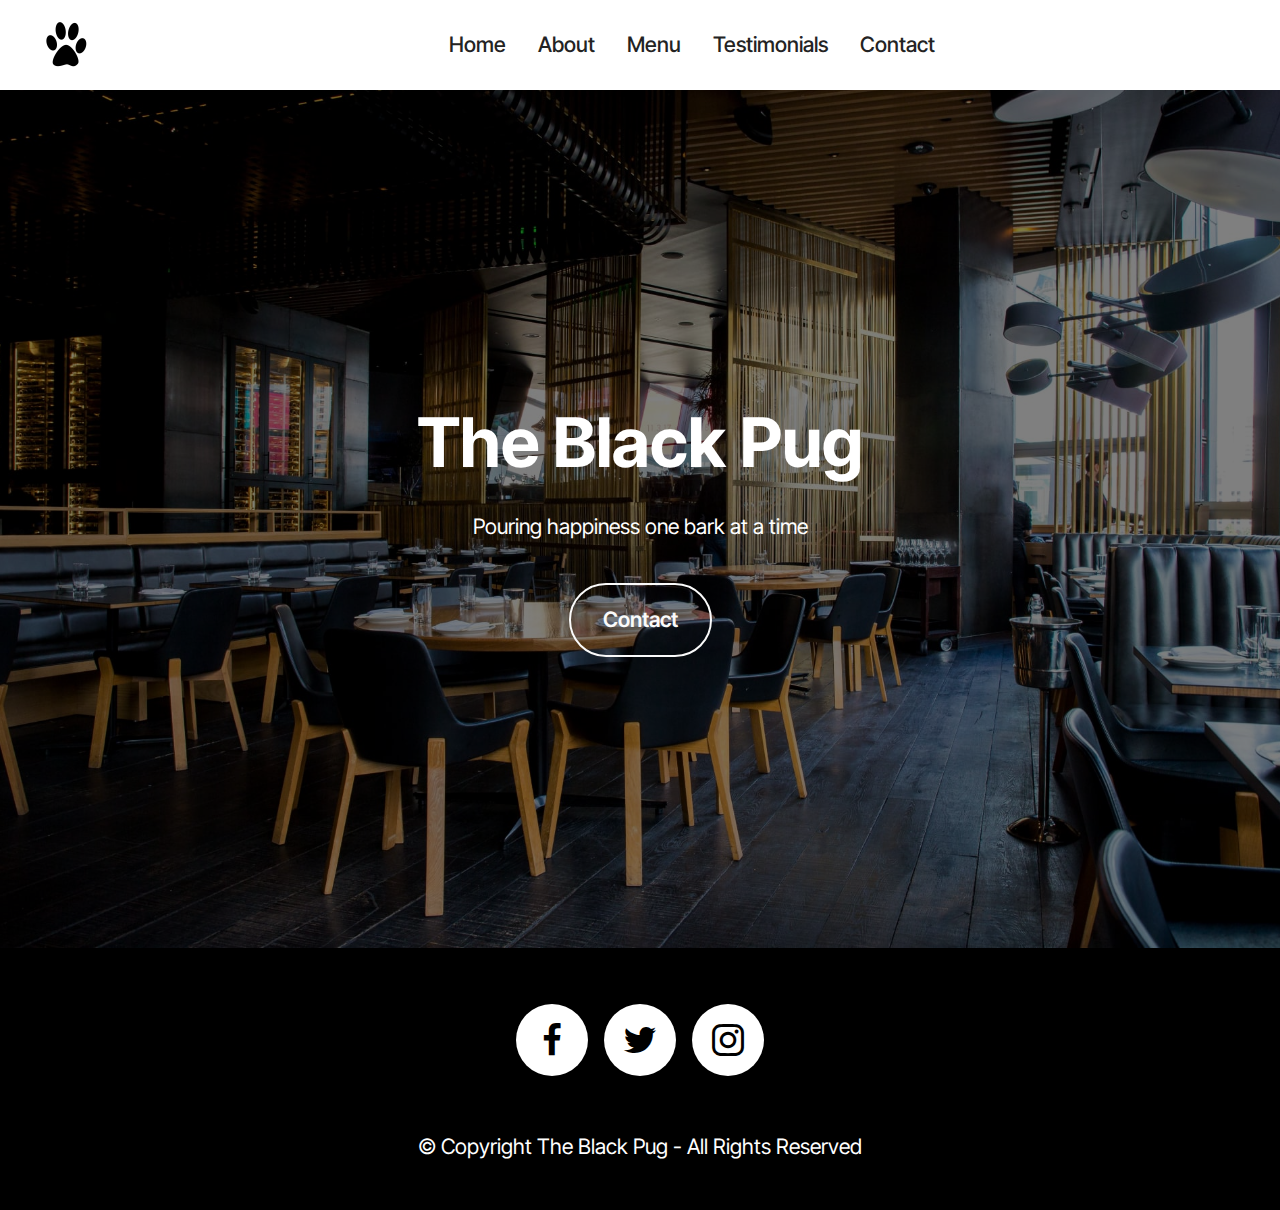
<file: index.html>
<!DOCTYPE html>
<html lang="en"> >
<head>
  <meta charset="UTF-8">
  <meta http-equiv="X-UA-Compatible" content="IE=edge">
  <meta name="generator" content="Mobirise v5.9.13, mobirise.com">
  <meta name="viewport" content="width=device-width, initial-scale=1, minimum-scale=1">
  <link rel="shortcut icon" href="assets/images/mbr-96x96.png" type="image/x-icon">
  <meta name="description" content="">
  
  
  <title>Home</title>
  <link rel="stylesheet" href="assets/web/assets/mobirise-icons2/mobirise2.css">
  <link rel="stylesheet" href="assets/bootstrap/css/bootstrap.min.css">
  <link rel="stylesheet" href="assets/bootstrap/css/bootstrap-grid.min.css">
  <link rel="stylesheet" href="assets/bootstrap/css/bootstrap-reboot.min.css">
  <link rel="stylesheet" href="assets/animatecss/animate.css">
  <link rel="stylesheet" href="assets/dropdown/css/style.css">
  <link rel="stylesheet" href="assets/socicon/css/styles.css">
  <link rel="stylesheet" href="assets/theme/css/style.css">
  <link rel="preload" href="https://fonts.googleapis.com/css?family=Inter+Tight:100,200,300,400,500,600,700,800,900,100i,200i,300i,400i,500i,600i,700i,800i,900i&display=swap" as="style" onload="this.onload=null;this.rel='stylesheet'">
  <noscript><link rel="stylesheet" href="https://fonts.googleapis.com/css?family=Inter+Tight:100,200,300,400,500,600,700,800,900,100i,200i,300i,400i,500i,600i,700i,800i,900i&display=swap"></noscript>
  <link rel="preload" as="style" href="assets/mobirise/css/mbr-additional.css?v=jwtJZJ"><link rel="stylesheet" href="assets/mobirise/css/mbr-additional.css?v=jwtJZJ" type="text/css">

  
  
  
</head>
<body>
  
  <section data-bs-version="5.1" class="menu menu6 cid-u1IO4PQP0t" id="menu06-1o">once="menu" id="menu06-1j">
	

	<nav class="navbar navbar-dropdown opacityScrollOff navbar-fixed-top navbar-expand-lg">
		<div class="container">
			<div class="navbar-brand">
				<span class="navbar-logo">
					<img src="assets/images/mbr-96x96.png" alt="logo" style="height: 3rem;">
				</span>
				
			</div>
			<button class="navbar-toggler" type="button" data-toggle="collapse" data-bs-toggle="collapse" data-target="#navbarSupportedContent" data-bs-target="#navbarSupportedContent" aria-controls="navbarNavAltMarkup" aria-expanded="false" aria-label="Toggle navigation">
				<div class="hamburger">
					<span></span>
					<span></span>
					<span></span>
					<span></span>
				</div>
			</button>
			<div class="collapse navbar-collapse opacityScrollOff" id="navbarSupportedContent">
				<ul class="navbar-nav nav-dropdown" data-app-modern-menu="true"><li class="nav-item">
						<a class="nav-link link text-black text-primary display-4" href="index.html">Home</a>
					</li><li class="nav-item">
						<a class="nav-link link text-black text-primary display-4" href="about.html">About</a>
					</li><li class="nav-item">
						<a class="nav-link link text-black text-primary display-4" href="menu.html" aria-expanded="false">Menu</a>
					</li><li class="nav-item"><a class="nav-link link text-black text-primary display-4" href="testimonials.html">Testimonials</a></li>
					<li class="nav-item"><a class="nav-link link text-black text-primary display-4" href="contact.html">Contact</a></li></ul>
                
			</div>
		</div>
	</nav>
</section>

<section data-bs-version="5.1" class="header16 cid-u1IR0yKO8c mbr-fullscreen" id="header17-1l">
  
  <div class="mbr-overlay" style="opacity: 0.5; background-color: rgb(0, 0, 0);"></div>
  <div class="container-fluid">
    <div class="row">
      <div class="content-wrap col-12 col-md-10">
        <h1 class="mbr-section-title mbr-fonts-style mbr-white mb-4 display-1">
          <strong><br>The Black Pug</strong></h1>
        
        <p class="mbr-fonts-style mbr-text mbr-white mb-4 display-7">Pouring happiness one bark at a time</p>
        <div class="mbr-section-btn"><a class="btn btn-white-outline display-7" href="contact.html">Contact</a></div>
      </div>
    </div>
  </div>
</section>

<section data-bs-version="5.1" class="footer1 programm5 cid-tJS9NNcTLZ" once="footers" id="footer03-8">

        

    

    <div class="container">
        <div class="row">

            

            <div class="col-12">
                <div class="social-row">
                    <div class="soc-item">
                        <a href="https://facebook.com/" target="_blank">
                            <span class="mbr-iconfont socicon socicon-facebook display-7"></span>
                        </a>
                    </div>
                    <div class="soc-item">
                        <a href="https://twitter.com/" target="_blank">
                            <span class="mbr-iconfont socicon-twitter socicon"></span>
                        </a>
                    </div>
                    <div class="soc-item">
                        <a href="https://instagram.com/" target="_blank">
                            <span class="mbr-iconfont socicon-instagram socicon"></span>
                        </a>
                    </div>
                    
                    
                </div>
            </div>
            <div class="col-12 mt-5">
                <p class="mbr-fonts-style copyright display-7">
                    © Copyright The Black Pug - All Rights Reserved
                </p>
            </div>
        </div>
    </div>
</section>
  
  

  </body>
</html>
</file>
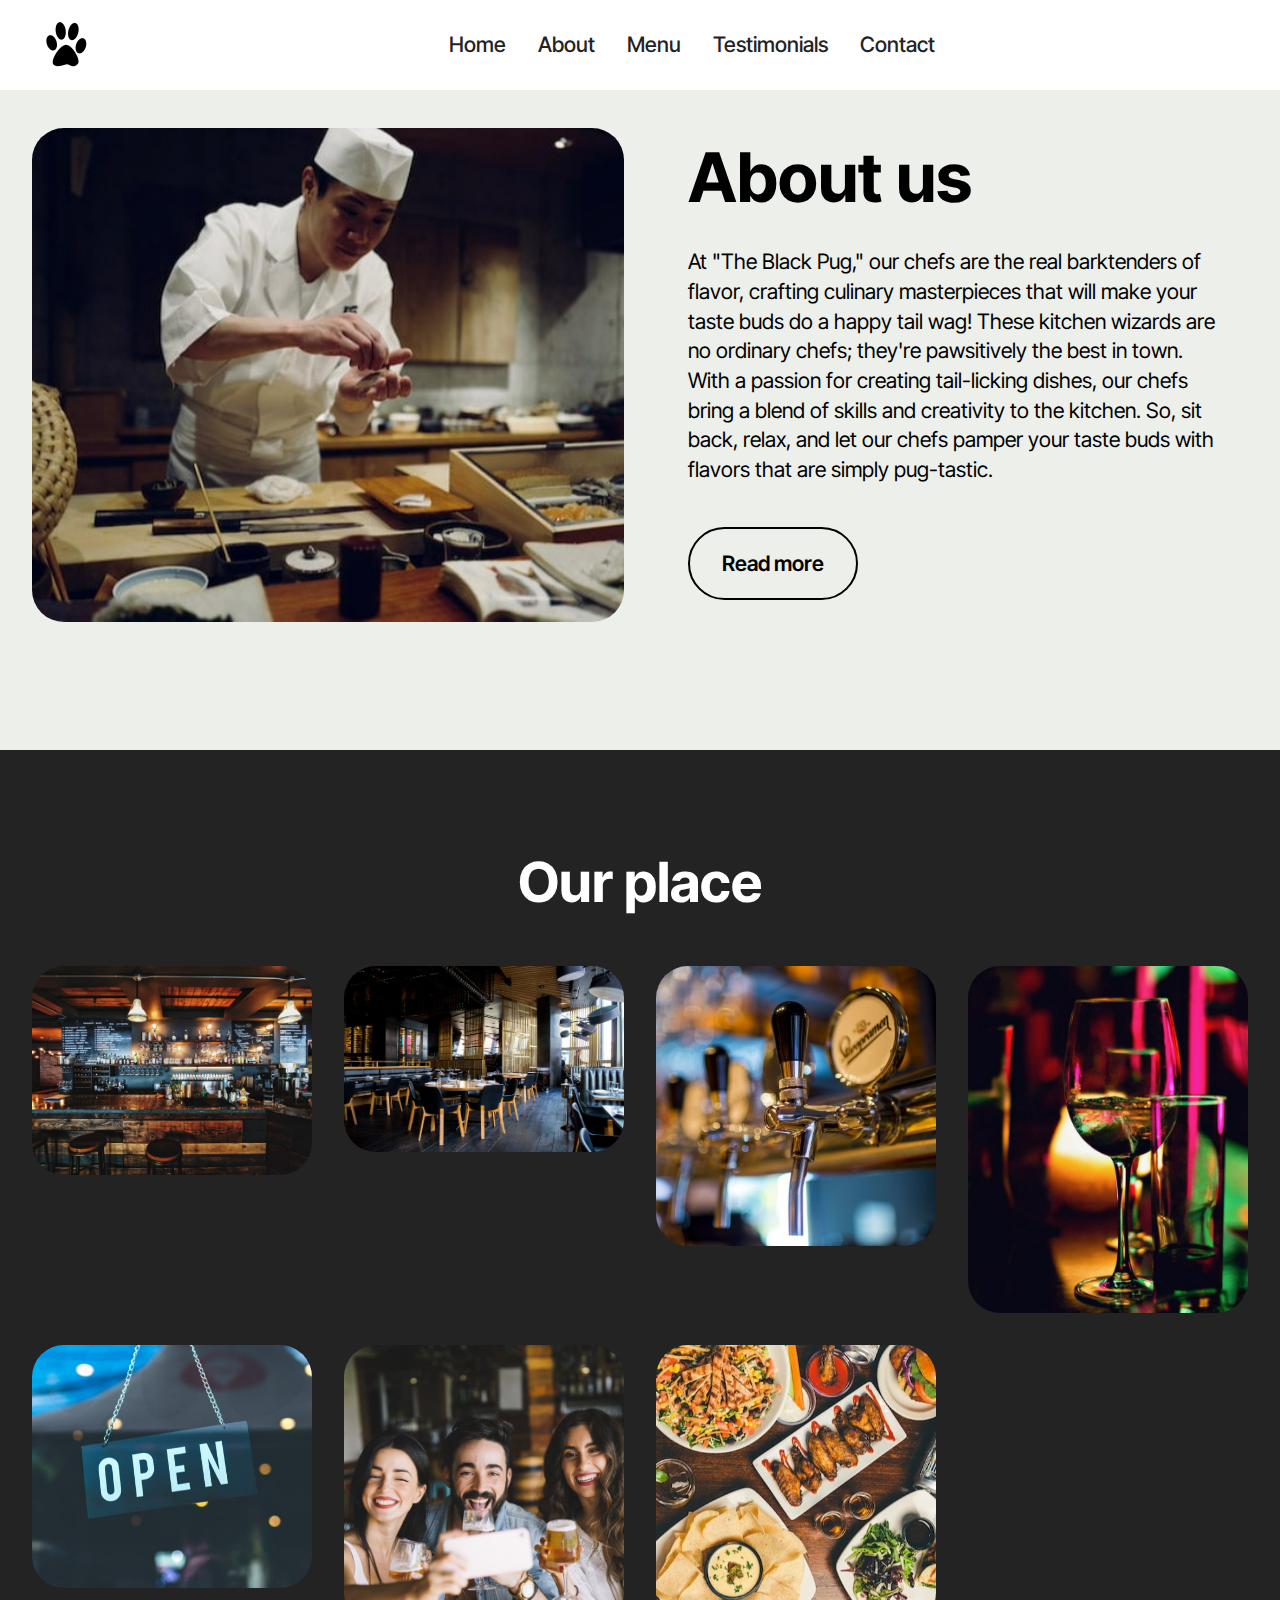
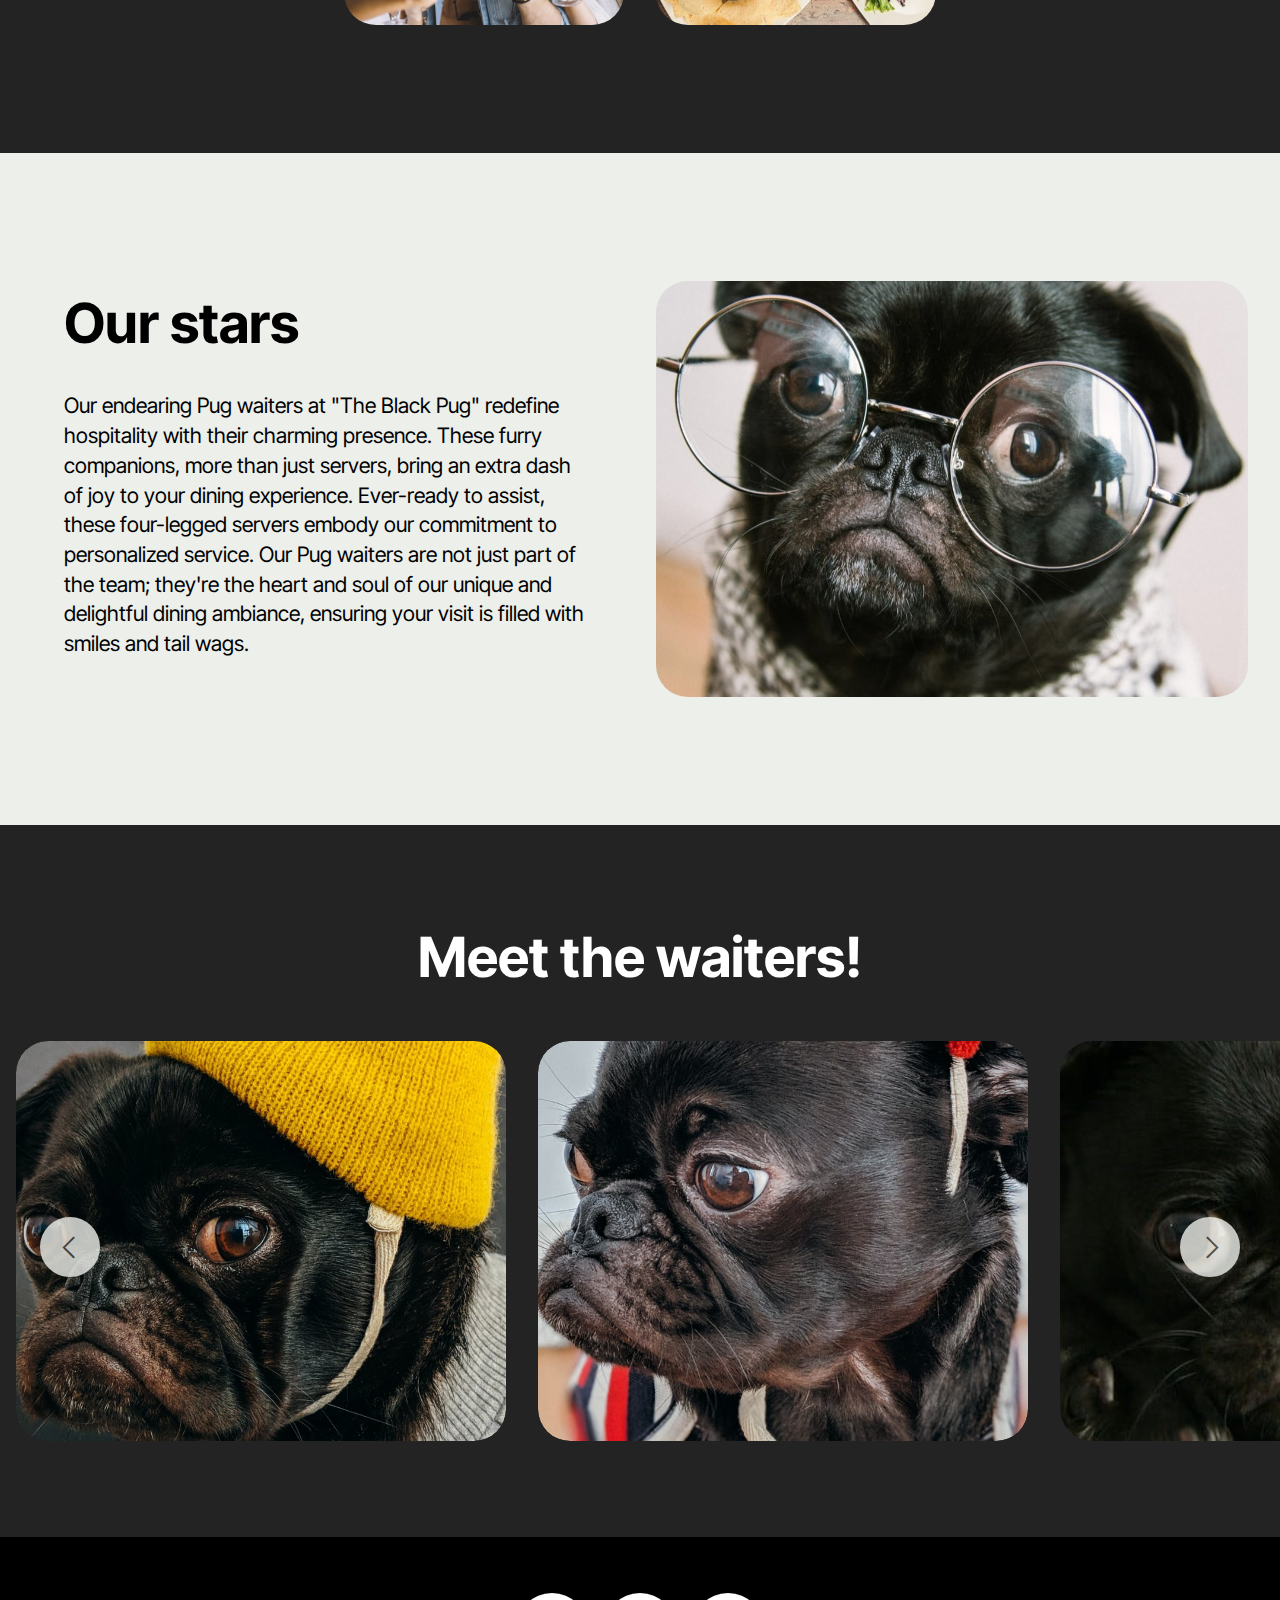
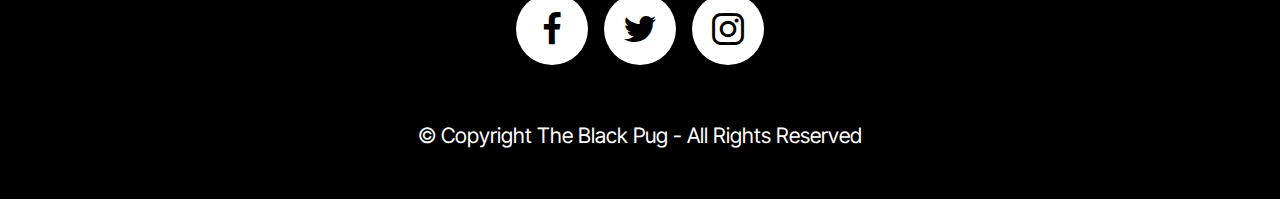
<file: about.html>
<!DOCTYPE html>
<html lang="en">
<head>
    <meta charset="UTF-8">
    <meta http-equiv="X-UA-Compatible" content="IE=edge">
    <meta name="generator" content="Mobirise v5.9.13, mobirise.com">
    <meta name="viewport" content="width=device-width, initial-scale=1, minimum-scale=1">
    <link rel="shortcut icon" href="assets/images/mbr-96x96.png" type="image/x-icon">
    <meta name="description" content="">


    <title>About</title>
    <link rel="stylesheet" href="assets/web/assets/mobirise-icons2/mobirise2.css">
    <link rel="stylesheet" href="assets/bootstrap/css/bootstrap.min.css">
    <link rel="stylesheet" href="assets/bootstrap/css/bootstrap-grid.min.css">
    <link rel="stylesheet" href="assets/bootstrap/css/bootstrap-reboot.min.css">
    <link rel="stylesheet" href="assets/animatecss/animate.css">
    <link rel="stylesheet" href="assets/dropdown/css/style.css">
    <link rel="stylesheet" href="assets/socicon/css/styles.css">
    <link rel="stylesheet" href="assets/theme/css/style.css">
    <link rel="stylesheet" href="assets/gallery/style.css">
    <link rel="preload" href="https://fonts.googleapis.com/css?family=Inter+Tight:100,200,300,400,500,600,700,800,900,100i,200i,300i,400i,500i,600i,700i,800i,900i&display=swap" as="style" onload="this.onload=null;this.rel='stylesheet'">
    <noscript><link rel="stylesheet" href="https://fonts.googleapis.com/css?family=Inter+Tight:100,200,300,400,500,600,700,800,900,100i,200i,300i,400i,500i,600i,700i,800i,900i&display=swap"></noscript>
    <link rel="preload" as="style" href="assets/mobirise/css/mbr-additional.css?v=5M6bVd"><link rel="stylesheet" href="assets/mobirise/css/mbr-additional.css?v=5M6bVd" type="text/css">




</head>
<body>

<section data-bs-version="5.1" class="menu menu6 cid-u1IO4PQP0t" id="menu06-1o">


    <nav class="navbar navbar-dropdown opacityScrollOff navbar-fixed-top navbar-expand-lg">
        <div class="container">
            <div class="navbar-brand">
				<span class="navbar-logo">
					<img src="assets/images/mbr-96x96.png" alt="logo" style="height: 3rem;">
				</span>

            </div>
            <button class="navbar-toggler" type="button" data-toggle="collapse" data-bs-toggle="collapse" data-target="#navbarSupportedContent" data-bs-target="#navbarSupportedContent" aria-controls="navbarNavAltMarkup" aria-expanded="false" aria-label="Toggle navigation">
				<span class="hamburger">
					<span></span>
					<span></span>
					<span></span>
					<span></span>
				</span>
            </button>
            <div class="collapse navbar-collapse opacityScrollOff" id="navbarSupportedContent">
                <ul class="navbar-nav nav-dropdown nav-right" data-app-modern-menu="true"><li class="nav-item">
                    <a class="nav-link link text-black text-primary display-4" href="index.html">Home</a>
                </li><li class="nav-item">
                    <a class="nav-link link text-black text-primary display-4" href="about.html">About</a>
                </li><li class="nav-item">
                    <a class="nav-link link text-black text-primary display-4" href="menu.html" aria-expanded="false">Menu</a>
                </li><li class="nav-item"><a class="nav-link link text-black text-primary display-4" href="testimonials.html">Testimonials</a></li>
                    <li class="nav-item"><a class="nav-link link text-black text-primary display-4" href="contact.html">Contact</a></li></ul>


            </div>
        </div>
    </nav>
</section>

<section data-bs-version="5.1" class="start article2 cid-u1ISV5nFxE" id="article02-1p">





    <div class="container">
        <div class="row justify-content-center">
            <div class="col-12 col-md-12 col-lg-6 image-wrapper">
                <img class="w-100" src="assets/images/bucatar-640x427.jpeg" alt="chef">
            </div>
            <div class="col-12 col-md-12 col-lg">
                <div class="text-wrapper align-left">
                    <h1 class="mbr-section-title mbr-fonts-style mb-4 display-1">
                        <strong>About us</strong></h1>
                    <p class="mbr-text align-left mbr-fonts-style mb-4 display-7">
                        At "The Black Pug," our chefs are the real barktenders of flavor, crafting culinary masterpieces that will make your taste buds do a happy tail wag! These kitchen wizards are no ordinary chefs; they're pawsitively the best in town. With a passion for creating tail-licking dishes, our chefs bring a blend of skills and creativity to the kitchen. So, sit back, relax, and let our chefs pamper your taste buds with flavors that are simply pug-tastic.
                    </p>
                    <div class="mbr-section-btn align-left mt-3"><a class="btn btn-success-outline display-7" href="about.html#article04-1r">Read more</a></div>
                </div>
            </div>
        </div>
    </div>
</section>

<section data-bs-version="5.1" class="gallery1 mbr-gallery cid-u1JLoz0OLV" id="gallery02-22">



    <div class="container-fluid">
        <div class="row justify-content-center">
            <div class="col-12 content-head">
                <div class="mbr-section-head mb-5">
                    <h3 class="mbr-section-title mbr-fonts-style align-center m-0 display-2"><strong>Our place</strong></h3>
                </div>
            </div>
        </div>
        <div class="row mbr-gallery mbr-masonry" data-masonry="{&quot;percentPosition&quot;: true }">
            <div class="col-12 col-md-6 col-lg-3 item gallery-image">
                <div class="item-wrapper" data-toggle="modal" data-bs-toggle="modal" data-target="#u1JNFuFTeX-modal" data-bs-target="#u1JNFuFTeX-modal">
                    <img class="w-100" src="assets/images/photo-1514933651103-005eec06c04b-646x484.jpg" alt="gallery image" data-slide-to="0" data-bs-slide-to="0" data-target="#lb-u1JNFuFTeX" data-bs-target="#lb-u1JNFuFTeX">
                    <div class="icon-wrapper">
                        <span class="mobi-mbri mobi-mbri-search mbr-iconfont mbr-iconfont-btn"></span>
                    </div>
                </div>

            </div>
            <div class="col-12 col-md-6 col-lg-3 item gallery-image">
                <div class="item-wrapper" data-toggle="modal" data-bs-toggle="modal" data-target="#u1JNFuFTeX-modal" data-bs-target="#u1JNFuFTeX-modal">
                    <img class="w-100" src="assets/images/restaurant-646x431.jpg" alt="gallery image" data-slide-to="1" data-bs-slide-to="1" data-target="#lb-u1JNFuFTeX" data-bs-target="#lb-u1JNFuFTeX">
                    <div class="icon-wrapper">
                        <span class="mobi-mbri mobi-mbri-search mbr-iconfont mbr-iconfont-btn"></span>
                    </div>
                </div>

            </div>
            <div class="col-12 col-md-6 col-lg-3 item gallery-image">
                <div class="item-wrapper" data-toggle="modal" data-bs-toggle="modal" data-target="#u1JNFuFTeX-modal" data-bs-target="#u1JNFuFTeX-modal">
                    <img class="w-100" src="assets/images/alcohol-ale-1-646x430.jpeg" alt="gallery image" data-slide-to="2" data-bs-slide-to="2" data-target="#lb-u1JNFuFTeX" data-bs-target="#lb-u1JNFuFTeX">
                    <div class="icon-wrapper">
                        <span class="mobi-mbri mobi-mbri-search mbr-iconfont mbr-iconfont-btn"></span>
                    </div>
                </div>

            </div>
            <div class="col-12 col-md-6 col-lg-3 item gallery-image">
                <div class="item-wrapper" data-toggle="modal" data-bs-toggle="modal" data-target="#u1JNFuFTeX-modal" data-bs-target="#u1JNFuFTeX-modal">
                    <img class="w-100" src="assets/images/photo-1437418747212-8d9709afab22-646x971.jpeg" alt="gallery image" data-slide-to="3" data-bs-slide-to="3" data-target="#lb-u1JNFuFTeX" data-bs-target="#lb-u1JNFuFTeX">
                    <div class="icon-wrapper">
                        <span class="mobi-mbri mobi-mbri-search mbr-iconfont mbr-iconfont-btn"></span>
                    </div>
                </div>

            </div>
            <div class="col-12 col-md-6 col-lg-3 item gallery-image">
                <div class="item-wrapper" data-toggle="modal" data-bs-toggle="modal" data-target="#u1JNFuFTeX-modal" data-bs-target="#u1JNFuFTeX-modal">
                    <img class="w-100" src="assets/images/opem-646x431.jpeg" alt="gallery image" data-slide-to="4" data-bs-slide-to="4" data-target="#lb-u1JNFuFTeX" data-bs-target="#lb-u1JNFuFTeX">
                    <div class="icon-wrapper">
                        <span class="mobi-mbri mobi-mbri-search mbr-iconfont mbr-iconfont-btn"></span>
                    </div>
                </div>

            </div>
            <div class="col-12 col-md-6 col-lg-3 item gallery-image">
                <div class="item-wrapper" data-toggle="modal" data-bs-toggle="modal" data-target="#u1JNFuFTeX-modal" data-bs-target="#u1JNFuFTeX-modal">
                    <img class="w-100" src="assets/images/friends-with-beer-posing-for-selfie-626x626.jpg" alt="gallery image" data-slide-to="5" data-bs-slide-to="5" data-target="#lb-u1JNFuFTeX" data-bs-target="#lb-u1JNFuFTeX">
                    <div class="icon-wrapper">
                        <span class="mobi-mbri mobi-mbri-search mbr-iconfont mbr-iconfont-btn"></span>
                    </div>
                </div>

            </div>
            <div class="col-12 col-md-6 col-lg-3 item gallery-image">
                <div class="item-wrapper" data-toggle="modal" data-bs-toggle="modal" data-target="#u1JNFuFTeX-modal" data-bs-target="#u1JNFuFTeX-modal">
                    <img class="w-100" src="assets/images/fooood-640x427.jpeg" alt="gallery image" data-slide-to="6" data-bs-slide-to="6" data-target="#lb-u1JNFuFTeX" data-bs-target="#lb-u1JNFuFTeX">
                    <div class="icon-wrapper">
                        <span class="mobi-mbri mobi-mbri-search mbr-iconfont mbr-iconfont-btn"></span>
                    </div>
                </div>

            </div>
        </div>

        <div class="modal mbr-slider" tabindex="-1" role="dialog" aria-hidden="true" id="u1JNFuFTeX-modal">
            <div class="modal-dialog" role="document">
                <div class="modal-content">
                    <div class="modal-body">
                        <div class="carousel slide" id="lb-u1JNFuFTeX" data-interval="5000" data-bs-interval="5000">
                            <div class="carousel-inner">
                                <div class="carousel-item active">
                                    <img class="d-block w-100" src="assets/images/photo-1514933651103-005eec06c04b-646x484.jpg" alt="restaurant">
                                </div>
                                <div class="carousel-item">
                                    <img class="d-block w-100" src="assets/images/restaurant-646x431.jpg" alt="restaurant">
                                </div>
                                <div class="carousel-item">
                                    <img class="d-block w-100" src="assets/images/alcohol-ale-1-646x430.jpeg" alt="drink">
                                </div>
                                <div class="carousel-item">
                                    <img class="d-block w-100" src="assets/images/photo-1437418747212-8d9709afab22-646x971.jpeg" alt="drink">
                                </div>
                                <div class="carousel-item">
                                    <img class="d-block w-100" src="assets/images/opem-646x431.jpeg" alt="open sign">
                                </div>
                                <div class="carousel-item">
                                    <img class="d-block w-100" src="assets/images/friends-with-beer-posing-for-selfie-626x626.jpg" alt="friends">
                                </div>
                                <div class="carousel-item">
                                    <img class="d-block w-100" src="assets/images/fooood-640x427.jpeg" alt="food">
                                </div>
                            </div>
                            <ol class="carousel-indicators">
                                <li data-slide-to="0" data-bs-slide-to="0" class="active" data-target="#lb-u1JNFuFTeX" data-bs-target="#lb-u1JNFuFTeX"></li>
                                <li data-slide-to="1" data-bs-slide-to="1" data-target="#lb-u1JNFuFTeX" data-bs-target="#lb-u1JNFuFTeX"></li>
                                <li data-slide-to="2" data-bs-slide-to="2" data-target="#lb-u1JNFuFTeX" data-bs-target="#lb-u1JNFuFTeX"></li>
                                <li data-slide-to="3" data-bs-slide-to="3" data-target="#lb-u1JNFuFTeX" data-bs-target="#lb-u1JNFuFTeX"></li>
                                <li data-slide-to="4" data-bs-slide-to="4" data-target="#lb-u1JNFuFTeX" data-bs-target="#lb-u1JNFuFTeX"></li>
                                <li data-slide-to="5" data-bs-slide-to="5" data-target="#lb-u1JNFuFTeX" data-bs-target="#lb-u1JNFuFTeX"></li>
                                <li data-slide-to="6" data-bs-slide-to="6" data-target="#lb-u1JNFuFTeX" data-bs-target="#lb-u1JNFuFTeX"></li>
                            </ol>
                            <a role="button" href="" class="close" data-dismiss="modal" data-bs-dismiss="modal" aria-label="Close">
                            </a>
                            <a class="carousel-control-prev carousel-control" role="button" data-slide="prev" data-bs-slide="prev" href="#lb-u1JNFuFTeX">
                                <span class="mobi-mbri mobi-mbri-arrow-prev" aria-hidden="true"></span>
                                <span class="sr-only visually-hidden">Previous</span>
                            </a>
                            <a class="carousel-control-next carousel-control" role="button" data-slide="next" data-bs-slide="next" href="#lb-u1JNFuFTeX">
                                <span class="mobi-mbri mobi-mbri-arrow-next" aria-hidden="true"></span>
                                <span class="sr-only visually-hidden">Next</span>
                            </a>
                        </div>
                    </div>
                </div>
            </div>
        </div>
    </div>
</section>

<section data-bs-version="5.1" class="start article4 cid-u1ITmbCrjU" id="article04-1r">





    <div class="container">
        <div class="row justify-content-center">
            <div class="col-12 col-md-12 col-lg-6 image-wrapper">
                <img class="w-100" src="assets/images/pug5-1256x707.jpeg" alt="pug">
            </div>
            <div class="col-12 col-md-12 col-lg">
                <div class="text-wrapper align-left">
                    <h2 class="mbr-section-title mbr-fonts-style mb-4 display-2">
                        <strong>Our stars</strong></h2>
                    <p class="mbr-text mbr-fonts-style mb-4 display-7">
                        Our endearing Pug waiters at "The Black Pug" redefine hospitality with their charming presence. These furry companions, more than just servers, bring an extra dash of joy to your dining experience. Ever-ready to assist, these four-legged servers embody our commitment to personalized service. Our Pug waiters are not just part of the team; they're the heart and soul of our unique and delightful dining ambiance, ensuring your visit is filled with smiles and tail wags.
                    </p>

                </div>
            </div>
        </div>
    </div>
</section>

<section data-bs-version="5.1" class="slider4 mbr-embla cid-u1ITeYr04S" id="slider04-1q">


    <div class="container-fluid">
        <div class="row mb-5 justify-content-center">
            <div class="col-12 content-head">
                <h3 class="mbr-section-title mbr-fonts-style align-center mb-0 display-2">
                    <strong>Meet the waiters!</strong></h3>

            </div>
        </div>
        <div class="row">
            <div class="col-12">
                <div class="embla position-relative" data-skip-snaps="true" data-align="center" data-contain-scroll="trimSnaps" data-loop="true" data-auto-play="true" data-auto-play-interval="5" data-draggable="true">
                    <div class="embla__viewport">
                        <div class="embla__container">




                            <div class="embla__slide slider-image item active" style="margin-left: 1rem; margin-right: 1rem;">
                                <div class="slide-content">
                                    <div class="item-img">
                                        <div class="item-wrapper">
                                            <img src="assets/images/pug4-1200x675.jpg" alt="pug" title="" data-slide-to="0" data-bs-slide-to="0">
                                        </div>
                                    </div>
                                </div>
                            </div><div class="embla__slide slider-image item active" style="margin-left: 1rem; margin-right: 1rem;">
                            <div class="slide-content">
                                <div class="item-img">
                                    <div class="item-wrapper">
                                        <img src="assets/images/pug3-1200x675.jpg" alt="pug" title="" data-slide-to="1" data-bs-slide-to="1">
                                    </div>
                                </div>
                            </div>
                        </div><div class="embla__slide slider-image item active" style="margin-left: 1rem; margin-right: 1rem;">
                            <div class="slide-content">
                                <div class="item-img">
                                    <div class="item-wrapper">
                                        <img src="assets/images/pug1-640x360.jpg" alt="pug" title="" data-slide-to="2" data-bs-slide-to="2">
                                    </div>
                                </div>
                            </div>
                        </div><div class="embla__slide slider-image item active" style="margin-left: 1rem; margin-right: 1rem;">
                            <div class="slide-content">
                                <div class="item-img">
                                    <div class="item-wrapper">
                                        <img src="assets/images/pug2-1200x675.jpg" alt="pug" title="" data-slide-to="3" data-bs-slide-to="3">
                                    </div>
                                </div>
                            </div>
                        </div>
                        </div>
                    </div>
                    <button class="embla__button embla__button--prev">
                        <span class="mobi-mbri mobi-mbri-arrow-prev" aria-hidden="true"></span>
                        <span class="sr-only visually-hidden visually-hidden">Previous</span>
                    </button>
                    <button class="embla__button embla__button--next">
                        <span class="mobi-mbri mobi-mbri-arrow-next" aria-hidden="true"></span>
                        <span class="sr-only visually-hidden visually-hidden">Next</span>
                    </button>
                </div>
            </div>
        </div>
    </div>
</section>

<section data-bs-version="5.1" class="footer1 programm5 cid-tJS9NNcTLZ" id="footer03-1n">





    <div class="container">
        <div class="row">



            <div class="col-12">
                <div class="social-row">
                    <div class="soc-item">
                        <a href="https://facebook.com/" target="_blank">
                            <span class="mbr-iconfont socicon socicon-facebook display-7"></span>
                        </a>
                    </div>
                    <div class="soc-item">
                        <a href="https://twitter.com/" target="_blank">
                            <span class="mbr-iconfont socicon-twitter socicon"></span>
                        </a>
                    </div>
                    <div class="soc-item">
                        <a href="https://instagram.com/" target="_blank">
                            <span class="mbr-iconfont socicon-instagram socicon"></span>
                        </a>
                    </div>


                </div>
            </div>
            <div class="col-12 mt-5">
                <p class="mbr-fonts-style copyright display-7">
                    © Copyright The Black Pug - All Rights Reserved
                </p>
            </div>
        </div>
    </div>
</section>

<input name="animation" type="hidden">
</body>
</html>
</file>
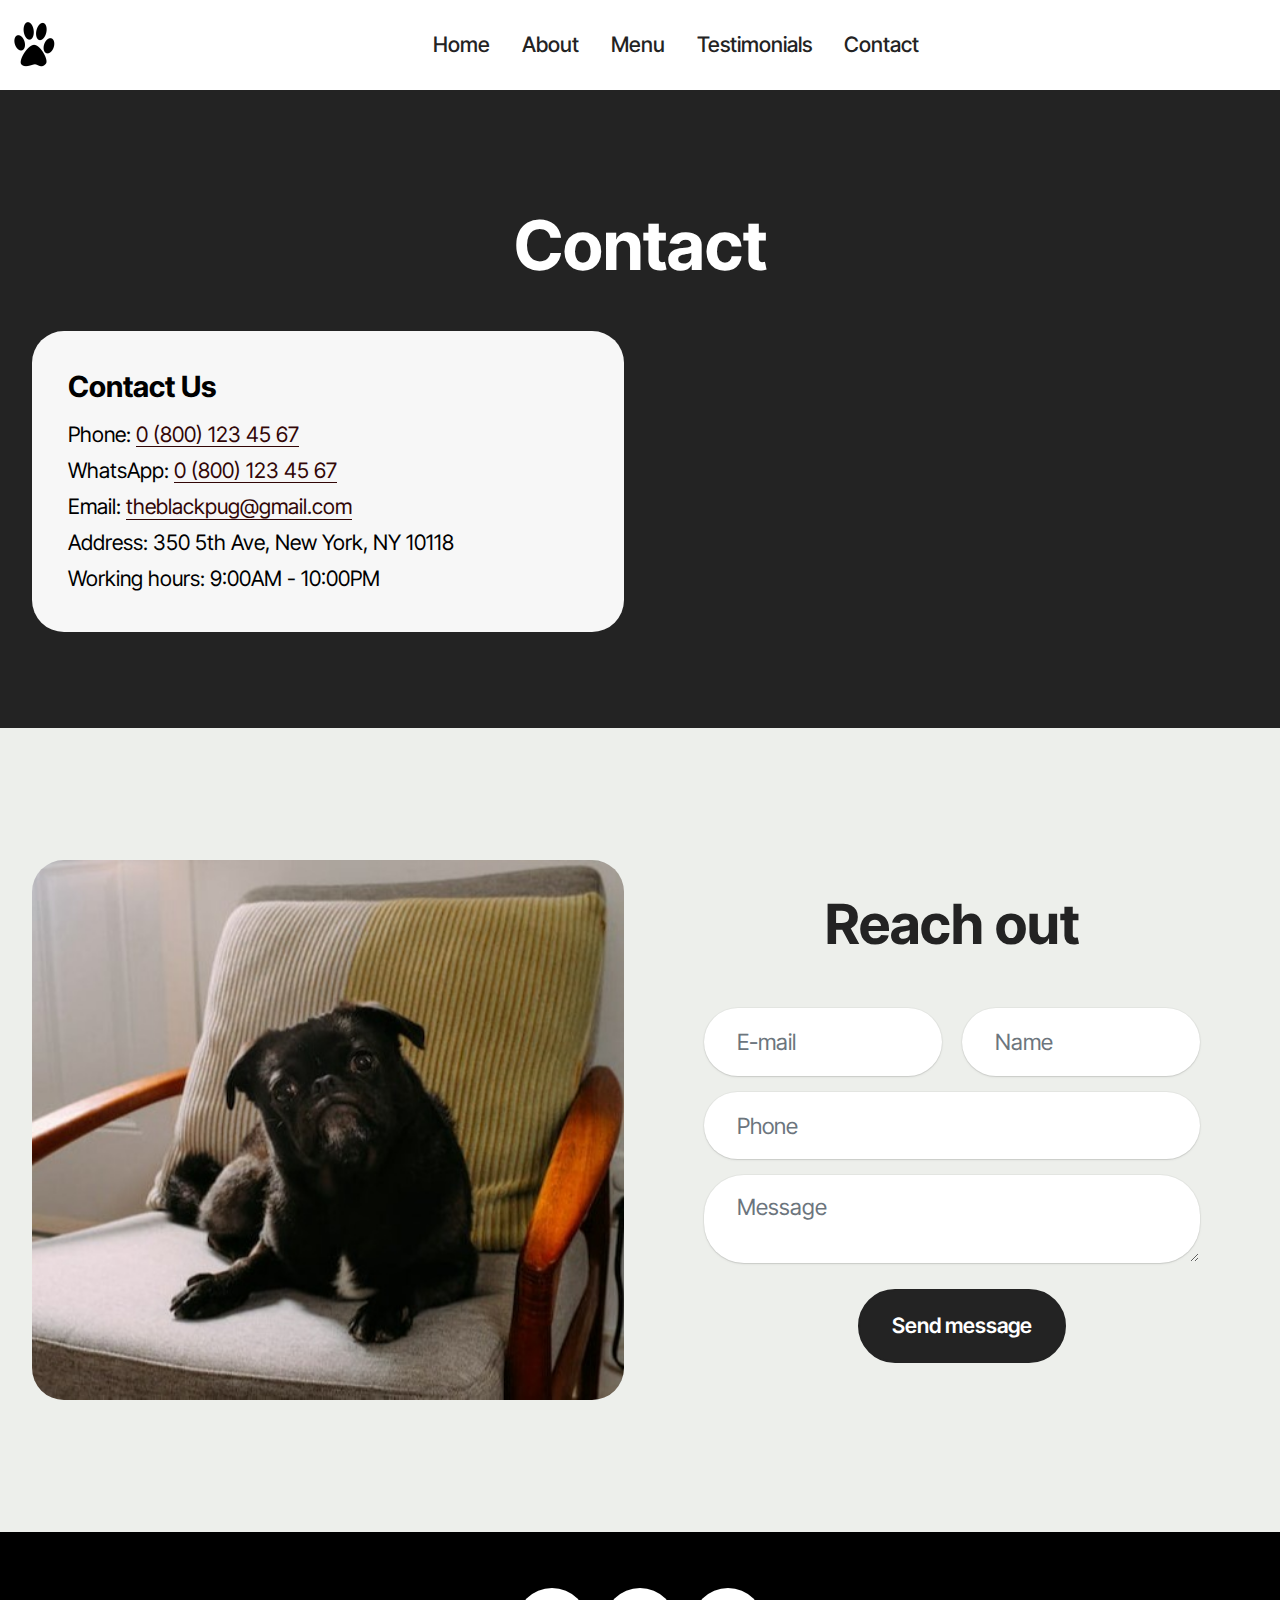
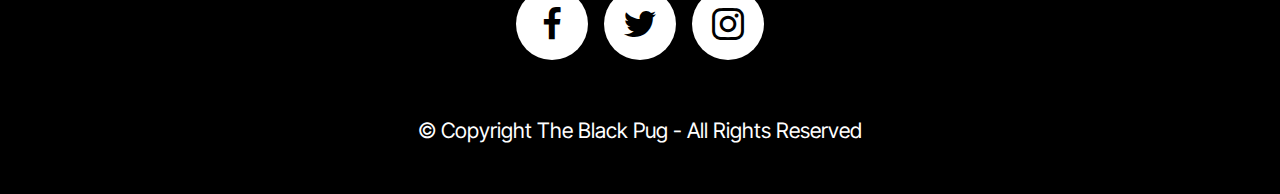
<file: contact.html>
<!DOCTYPE html>
<html lang="en"> >
<head>
  <meta charset="UTF-8">
  <meta http-equiv="X-UA-Compatible" content="IE=edge">
  <meta name="generator" content="Mobirise v5.9.13, mobirise.com">
  <meta name="viewport" content="width=device-width, initial-scale=1, minimum-scale=1">
  <link rel="shortcut icon" href="assets/images/mbr-96x96.png" type="image/x-icon">
  <meta name="description" content="">
  
  
  <title>Contact</title>
  <link rel="stylesheet" href="assets/web/assets/mobirise-icons2/mobirise2.css">
  <link rel="stylesheet" href="assets/bootstrap/css/bootstrap.min.css">
  <link rel="stylesheet" href="assets/bootstrap/css/bootstrap-grid.min.css">
  <link rel="stylesheet" href="assets/bootstrap/css/bootstrap-reboot.min.css">
  <link rel="stylesheet" href="assets/animatecss/animate.css">
  <link rel="stylesheet" href="assets/dropdown/css/style.css">
  <link rel="stylesheet" href="assets/socicon/css/styles.css">
  <link rel="stylesheet" href="assets/theme/css/style.css">
  <link rel="preload" href="https://fonts.googleapis.com/css?family=Inter+Tight:100,200,300,400,500,600,700,800,900,100i,200i,300i,400i,500i,600i,700i,800i,900i&display=swap" as="style" onload="this.onload=null;this.rel='stylesheet'">
  <noscript><link rel="stylesheet" href="https://fonts.googleapis.com/css?family=Inter+Tight:100,200,300,400,500,600,700,800,900,100i,200i,300i,400i,500i,600i,700i,800i,900i&display=swap"></noscript>
  <link rel="preload" as="style" href="assets/mobirise/css/mbr-additional.css?v=URVEIs"><link rel="stylesheet" href="assets/mobirise/css/mbr-additional.css?v=URVEIs" type="text/css">

  
  
  
</head>
<body>
  
  <section data-bs-version="5.1" class="menu menu6 cid-u1IO4PQP0t" id="menu06-1o">once="menu" id="menu06-1t">
	

	<nav class="navbar navbar-dropdown opacityScrollOff navbar-fixed-top navbar-expand-lg">
		<div class="container">
			<div class="navbar-brand">
				<img src="assets/images/mbr-96x96.png" alt="logo" style="height: 3rem;">
			</div>
			<button class="navbar-toggler" type="button" data-toggle="collapse" data-bs-toggle="collapse" data-target="#navbarSupportedContent" data-bs-target="#navbarSupportedContent" aria-controls="navbarNavAltMarkup" aria-expanded="false" aria-label="Toggle navigation">
				<div class="hamburger">
					<span></span>
					<span></span>
					<span></span>
					<span></span>
				</div>
			</button>
			<div class="collapse navbar-collapse opacityScrollOff" id="navbarSupportedContent">
				<ul class="navbar-nav nav-dropdown" data-app-modern-menu="true"><li class="nav-item">
						<a class="nav-link link text-black text-primary display-4" href="index.html">Home</a>
					</li><li class="nav-item">
						<a class="nav-link link text-black text-primary display-4" href="about.html">About</a>
					</li><li class="nav-item">
						<a class="nav-link link text-black text-primary display-4" href="menu.html" aria-expanded="false">Menu</a>
					</li><li class="nav-item"><a class="nav-link link text-black text-primary display-4" href="testimonials.html">Testimonials</a></li>
					<li class="nav-item"><a class="nav-link link text-black text-primary display-4" href="contact.html">Contact</a></li></ul>
				
				</div>
		</div>
	</nav>
</section>

<section data-bs-version="5.1" class="contacts02 map1 cid-u1IVCNhDSm" id="contacts02-1w">

    

    
    <div class="container">
        <div class="row justify-content-center">
            <div class="col-12 content-head">
                <div class="mbr-section-head mb-5">
                    <h1 class="mbr-section-title mbr-fonts-style align-center mb-0 display-1">
                        <strong>Contact</strong></h1>
                    
                </div>
            </div>
        </div>
        <div class="row justify-content-center">
            <div class="card col-12 col-md-12 col-lg-6">
                <div class="card-wrapper">
                    <div class="text-wrapper">
                        <h5 class="cardTitle mbr-fonts-style mb-2 display-5">
                            <strong>Contact Us</strong>
                        </h5>
                        <ul class="list mbr-fonts-style display-7">
                            <li class="mbr-text item-wrap">Phone: <a href="tel:+12345678910" class="text-info">0 (800) 123 45
                                    67</a></li>
                            <li class="mbr-text item-wrap">WhatsApp: <a href="tel:+12345678910" class="text-info">0 (800) 123
                                    45 67</a></li>
                            <li class="mbr-text item-wrap">Email: <a href="mailto:info@site.com" class="text-info">theblackpug@gmail.com</a></li>
                            <li class="mbr-text item-wrap">Address: 350 5th Ave, New York, NY 10118</li>
                            <li class="mbr-text item-wrap">Working hours: 9:00AM - 10:00PM</li>
                        </ul>
                    </div>
                </div>
            </div>
            <div class="map-wrapper col-md-12 col-lg-6">
                <div class="google-map"><iframe frameborder="0" style="border:0" src="https://www.google.com/maps/embed?pb=!1m14!1m8!1m3!1d6045.3003145248895!2d-73.9884657!3d40.7477229!3m2!1i1024!2i768!4f13.1!3m3!1m2!1s0x89c259a9ac1f1b85%3A0x7e33d1c0e7af3be4!2zMzUwIDV0aCBBdmUsIE5ldyBZb3JrLCBOWSAxMDExOCwg0KHQqNCQ!5e0!3m2!1sru!2sru!4v1689597362021!5m2!1sen!2sen" allowfullscreen=""></iframe></div>
            </div>
        </div>
    </div>
</section>

<section data-bs-version="5.1" class="form03 cid-u1IVEwh6RN" id="form03-1x">
    

    

    <div class="container">
        <div class="row justify-content-center">
            <div class="col-12 col-lg item-wrapper">
                <div class="mbr-section-head mb-5">
                    <h3 class="mbr-section-title mbr-fonts-style align-center mb-0 display-2">
                        <strong>Reach out</strong></h3>
                    
                </div>
                <div class="col-lg-12 mx-auto mbr-form" data-form-type="formoid">
                    <form action="https://mobirise.eu/" method="POST" class="mbr-form form-with-styler" data-form-title="Form Name"><input type="hidden" name="email" data-form-email="true" value="CNTbZvu4fbgW5uq4SIrLfc8CJ/HAw9FLNa/kwYK0X3JLEBJyAvvsaPB/iPYjuFXn3JUsLmtSsF7IMBNdGn2TqOtE4I72A3wRRn9WbDfgVqMKI4J9xR1mmWJGw66KPAIS">
                        <div class="row">
                            <div hidden="hidden" data-form-alert="" class="alert alert-success col-12">Thanks for filling out the form!</div>
                            <div hidden="hidden" data-form-alert-danger="" class="alert alert-danger col-12">
                                Oops...! some problem!
                            </div>
                        </div>
                        <div class="dragArea row">
                            <div class="col-md col-sm-12 form-group mb-3 mb-3" data-for="name">
                                <input type="text" name="name" placeholder="Name" data-form-field="name" class="form-control" value="" id="name-form03-1x">
                            </div>
                            <div class="col-md col-sm-12 form-group mb-3 mb-3" data-for="email">
                                <input type="email" name="email" placeholder="E-mail" data-form-field="email" class="form-control" value="" id="email-form03-1x">
                            </div>
                            <div class="col-12 form-group mb-3 mb-3" data-for="phone">
                                <input type="tel" name="phone" placeholder="Phone" data-form-field="phone" class="form-control" value="" id="phone-form03-1x">
                            </div>
                            <div class="col-12 form-group mb-3 mb-3" data-for="textarea">
                                <textarea name="textarea" placeholder="Message" data-form-field="textarea" class="form-control" id="textarea-form03-1x"></textarea>
                            </div>
                            <div class="col-lg-12 col-md-12 col-sm-12 align-center mbr-section-btn"><button type="submit" class="btn btn-black display-7">
                                    Send message
                                </button></div>
                        </div>
                    </form>
                </div>


            </div>
            <div class="col-12 col-lg-6">
                <div class="image-wrapper">
                    <img class="w-100" src="assets/images/dogoo-640x427.jpeg" alt="pug">
                </div>
            </div>

        </div>
    </div>
</section>

<section data-bs-version="5.1" class="footer1 programm5 cid-tJS9NNcTLZ" once="footers" id="footer03-1s">

        

    

    <div class="container">
        <div class="row">

            

            <div class="col-12">
                <div class="social-row">
                    <div class="soc-item">
                        <a href="https://facebook.com/" target="_blank">
                            <span class="mbr-iconfont socicon socicon-facebook display-7"></span>
                        </a>
                    </div>
                    <div class="soc-item">
                        <a href="https://twitter.com/" target="_blank">
                            <span class="mbr-iconfont socicon-twitter socicon"></span>
                        </a>
                    </div>
                    <div class="soc-item">
                        <a href="https://instagram.com/" target="_blank">
                            <span class="mbr-iconfont socicon-instagram socicon"></span>
                        </a>
                    </div>
                    
                    
                </div>
            </div>
            <div class="col-12 mt-5">
                <p class="mbr-fonts-style copyright display-7">
                    © Copyright The Black Pug - All Rights Reserved
                </p>
            </div>
        </div>
    </div>
</section>
  
  <input name="animation" type="hidden">
  </body>
</html>
</file>
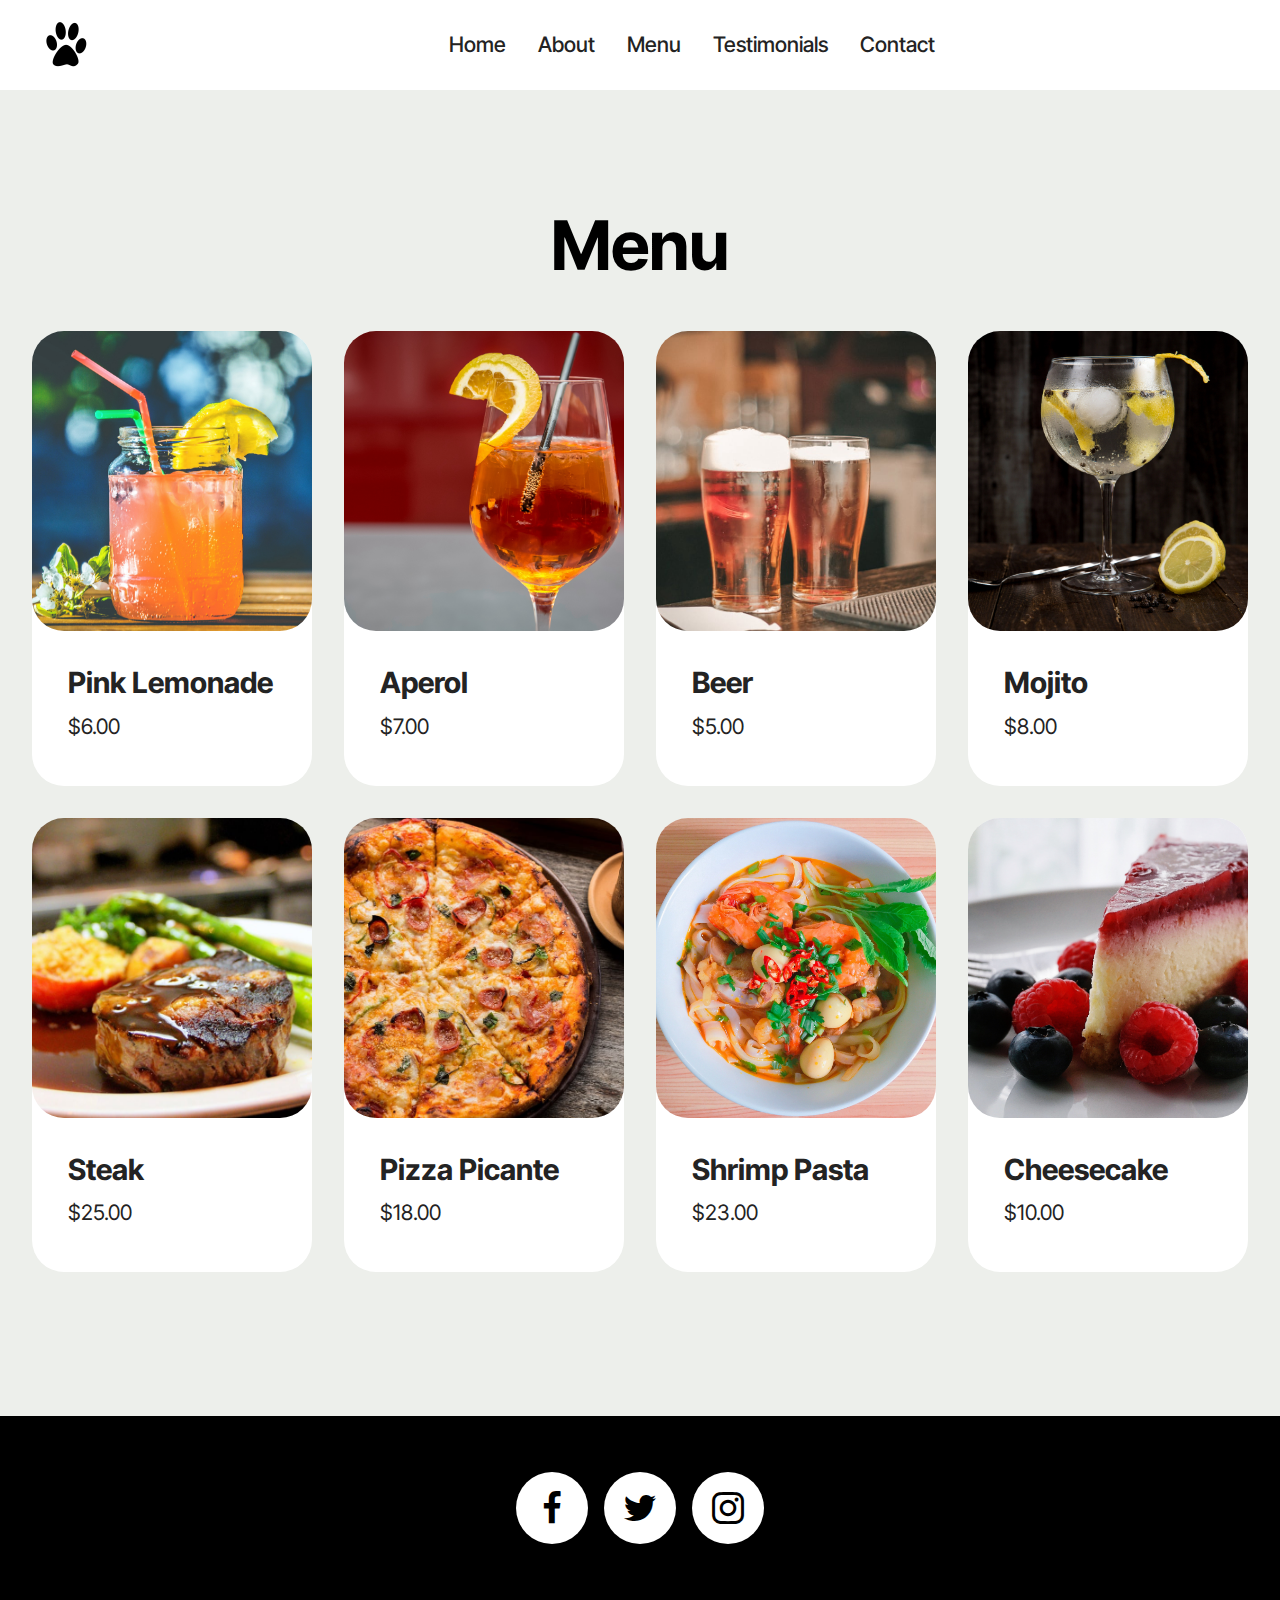
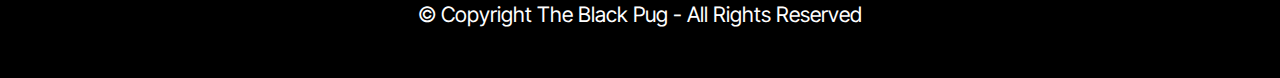
<file: menu.html>
<!DOCTYPE html>
<html lang="en"> >
<head>
  <meta charset="UTF-8">
  <meta http-equiv="X-UA-Compatible" content="IE=edge">
  <meta name="generator" content="Mobirise v5.9.13, mobirise.com">
  <meta name="viewport" content="width=device-width, initial-scale=1, minimum-scale=1">
  <link rel="shortcut icon" href="assets/images/mbr-96x96.png" type="image/x-icon">
  <meta name="description" content="">
  
  
  <title>Menu</title>
  <link rel="stylesheet" href="assets/web/assets/mobirise-icons2/mobirise2.css">
  <link rel="stylesheet" href="assets/bootstrap/css/bootstrap.min.css">
  <link rel="stylesheet" href="assets/bootstrap/css/bootstrap-grid.min.css">
  <link rel="stylesheet" href="assets/bootstrap/css/bootstrap-reboot.min.css">
  <link rel="stylesheet" href="assets/animatecss/animate.css">
  <link rel="stylesheet" href="assets/dropdown/css/style.css">
  <link rel="stylesheet" href="assets/socicon/css/styles.css">
  <link rel="stylesheet" href="assets/theme/css/style.css">
  <link rel="preload" href="https://fonts.googleapis.com/css?family=Inter+Tight:100,200,300,400,500,600,700,800,900,100i,200i,300i,400i,500i,600i,700i,800i,900i&display=swap" as="style" onload="this.onload=null;this.rel='stylesheet'">
  <noscript><link rel="stylesheet" href="https://fonts.googleapis.com/css?family=Inter+Tight:100,200,300,400,500,600,700,800,900,100i,200i,300i,400i,500i,600i,700i,800i,900i&display=swap"></noscript>
  <link rel="preload" as="style" href="assets/mobirise/css/mbr-additional.css?v=AqXBT8"><link rel="stylesheet" href="assets/mobirise/css/mbr-additional.css?v=AqXBT8" type="text/css">

  
  
  
</head>
<body>
  
  <section data-bs-version="5.1" class="menu menu6 cid-u1IO4PQP0t" id="menu06-1o">once="menu" id="menu06-1v">
	

	<nav class="navbar navbar-dropdown opacityScrollOff navbar-fixed-top navbar-expand-lg">
		<div class="container">
			<div class="navbar-brand">
				<span class="navbar-logo">
						<img src="assets/images/mbr-96x96.png" alt="logo" style="height: 3rem;">
				</span>
				
			</div>
			<button class="navbar-toggler" type="button" data-toggle="collapse" data-bs-toggle="collapse" data-target="#navbarSupportedContent" data-bs-target="#navbarSupportedContent" aria-controls="navbarNavAltMarkup" aria-expanded="false" aria-label="Toggle navigation">
				<div class="hamburger">
					<span></span>
					<span></span>
					<span></span>
					<span></span>
				</div>
			</button>
			<div class="collapse navbar-collapse opacityScrollOff" id="navbarSupportedContent">
				<ul class="navbar-nav nav-dropdown" data-app-modern-menu="true"><li class="nav-item">
						<a class="nav-link link text-black text-primary display-4" href="index.html">Home</a>
					</li><li class="nav-item">
						<a class="nav-link link text-black text-primary display-4" href="about.html">About</a>
					</li><li class="nav-item">
						<a class="nav-link link text-black text-primary display-4" href="menu.html" aria-expanded="false">Menu</a>
					</li><li class="nav-item"><a class="nav-link link text-black text-primary display-4" href="testimonials.html">Testimonials</a></li>
					<li class="nav-item"><a class="nav-link link text-black text-primary display-4" href="contact.html">Contact</a></li></ul>
				
				</div>
		</div>
	</nav>
</section>

<section data-bs-version="5.1" class="pricing02 cid-u1IXQggjXx" id="pricing02-20">
  
  
  <div class="container">
    <div class="row justify-content-center">
      <div class="col-12 content-head">
        <div class="mbr-section-head mb-5">
          <h1 class="mbr-section-title mbr-fonts-style align-center mb-0 display-1">
            <strong>Menu</strong></h1>
          
          
        </div>
      </div>
    </div>
    <div class="row">
      
      
      <div class="item features-image col-12 col-md-6 col-lg-3 active">
        <div class="item-wrapper">
          <div class="item-img">
            <img src="assets/images/drinks1-5349x3567.jpg" alt="menu item" data-slide-to="0" data-bs-slide-to="0">
          </div>
          <div class="item-content">
            <h5 class="item-title mbr-fonts-style display-5">
              <strong>Pink Lemonade</strong></h5>
            <h6 class="item-subtitle mbr-fonts-style display-7">
              $6.00
            </h6>
            
            
          </div>
        </div>
      </div><div class="item features-image col-12 col-md-6 col-lg-3">
        <div class="item-wrapper">
          <div class="item-img">
            <img src="assets/images/drinks2-5327x3551.jpg" alt="menu item" data-slide-to="1" data-bs-slide-to="1">
          </div>
          <div class="item-content">
            <h5 class="item-title mbr-fonts-style display-5">
              <strong>Aperol</strong></h5>
            <h6 class="item-subtitle mbr-fonts-style display-7">
              $7.00
            </h6>
            
            
          </div>
        </div>
      </div><div class="item features-image col-12 col-md-6 col-lg-3">
        <div class="item-wrapper">
          <div class="item-img">
            <img src="assets/images/alcohol-alcoholic2-1000x667.jpg" alt="menu item" data-slide-to="2" data-bs-slide-to="2">
          </div>
          <div class="item-content">
            <h5 class="item-title mbr-fonts-style display-5"><strong>Beer</strong></h5>
            <h6 class="item-subtitle mbr-fonts-style display-7">
              $5.00
            </h6>
            
            
          </div>
        </div>
      </div><div class="item features-image col-12 col-md-6 col-lg-3">
        <div class="item-wrapper">
          <div class="item-img">
            <img src="assets/images/cocktail-5760x3840.jpeg" alt="menu item" data-slide-to="3" data-bs-slide-to="3">
          </div>
          <div class="item-content">
            <h5 class="item-title mbr-fonts-style display-5"><strong>Mojito</strong></h5>
            <h6 class="item-subtitle mbr-fonts-style display-7">
              $8.00
            </h6>
            
            
          </div>
        </div>
      </div><div class="item features-image col-12 col-md-6 col-lg-3">
        <div class="item-wrapper">
          <div class="item-img">
            <img src="assets/images/food1-1000x667.jpg" alt="menu item" data-slide-to="4" data-bs-slide-to="4">
          </div>
          <div class="item-content">
            <h5 class="item-title mbr-fonts-style display-5"><strong>Steak</strong></h5>
            <h6 class="item-subtitle mbr-fonts-style display-7">
              $25.00
            </h6>
            
            
          </div>
        </div>
      </div><div class="item features-image col-12 col-md-6 col-lg-3">
        <div class="item-wrapper">
          <div class="item-img">
            <img src="assets/images/food2-1000x667.jpg" alt="menu item" data-slide-to="5" data-bs-slide-to="5">
          </div>
          <div class="item-content">
            <h5 class="item-title mbr-fonts-style display-5">
              <strong>Pizza Picante</strong></h5>
            <h6 class="item-subtitle mbr-fonts-style display-7">
              $18.00
            </h6>
            
            
          </div>
        </div>
      </div><div class="item features-image col-12 col-md-6 col-lg-3">
        <div class="item-wrapper">
          <div class="item-img">
            <img src="assets/images/asian-food-bowl-2565x2328.jpg" alt="menu item" data-slide-to="6" data-bs-slide-to="6">
          </div>
          <div class="item-content">
            <h5 class="item-title mbr-fonts-style display-5">
              <strong>Shrimp Pasta</strong></h5>
            <h6 class="item-subtitle mbr-fonts-style display-7">
              $23.00
            </h6>
            
            
          </div>
        </div>
      </div><div class="item features-image col-12 col-md-6 col-lg-3">
        <div class="item-wrapper">
          <div class="item-img">
            <img src="assets/images/berries-blueberries-cake-5800x3376.jpg" alt="menu item" data-slide-to="7" data-bs-slide-to="7">
          </div>
          <div class="item-content">
            <h5 class="item-title mbr-fonts-style display-5">
              <strong>Cheesecake</strong></h5>
            <h6 class="item-subtitle mbr-fonts-style display-7">
              $10.00
            </h6>
            
            
          </div>
        </div>
      </div>
    </div>
  </div>
</section>

<section data-bs-version="5.1" class="footer1 programm5 cid-tJS9NNcTLZ" once="footers" id="footer03-1u">

        

    

    <div class="container">
        <div class="row">

            

            <div class="col-12">
                <div class="social-row">
                    <div class="soc-item">
                        <a href="https://facebook.com/" target="_blank">
                            <span class="mbr-iconfont socicon socicon-facebook display-7"></span>
                        </a>
                    </div>
                    <div class="soc-item">
                        <a href="https://twitter.com/" target="_blank">
                            <span class="mbr-iconfont socicon-twitter socicon"></span>
                        </a>
                    </div>
                    <div class="soc-item">
                        <a href="https://instagram.com/" target="_blank">
                            <span class="mbr-iconfont socicon-instagram socicon"></span>
                        </a>
                    </div>
                    
                    
                </div>
            </div>
            <div class="col-12 mt-5">
                <p class="mbr-fonts-style copyright display-7">
                    © Copyright The Black Pug - All Rights Reserved
                </p>
            </div>
        </div>
    </div>
</section>
  
  <input name="animation" type="hidden">
  </body>
</html>
</file>
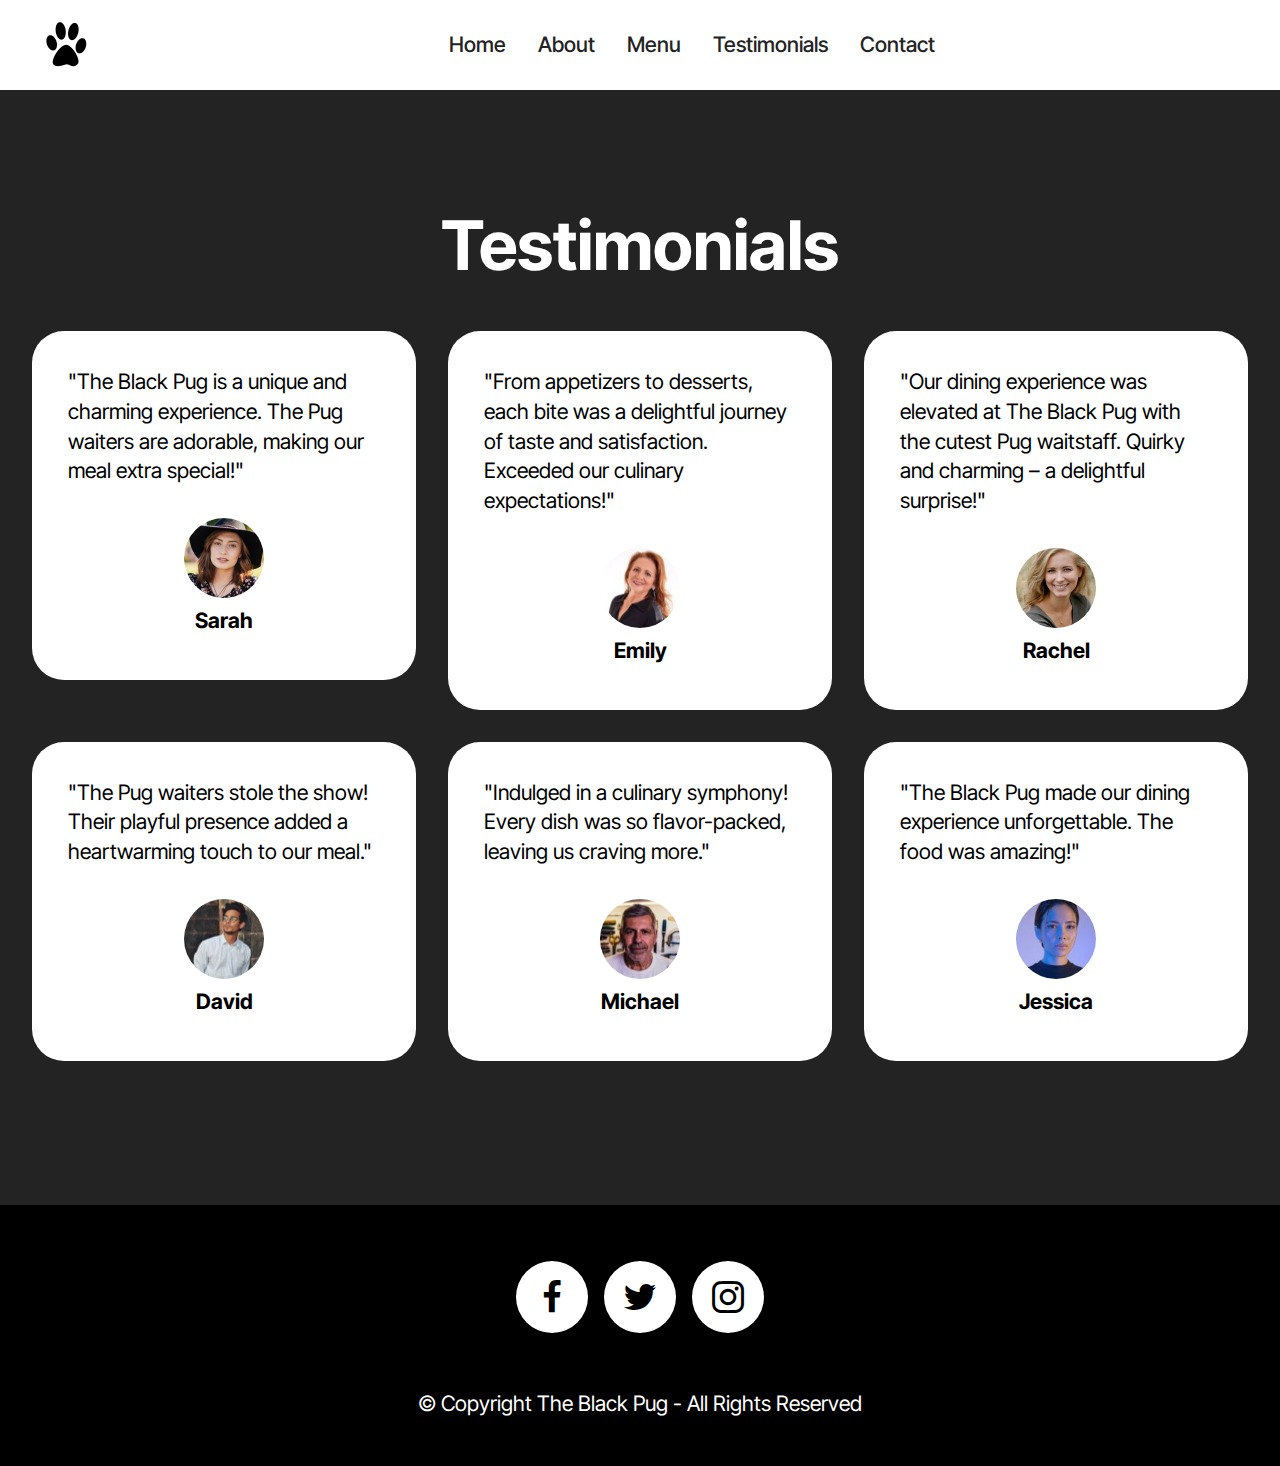
<file: testimonials.html>
<!DOCTYPE html>
<html lang="en"> >
<head>
  <meta charset="UTF-8">
  <meta http-equiv="X-UA-Compatible" content="IE=edge">
  <meta name="generator" content="Mobirise v5.9.13, mobirise.com">
  <meta name="viewport" content="width=device-width, initial-scale=1, minimum-scale=1">
  <link rel="shortcut icon" href="assets/images/mbr-96x96.png" type="image/x-icon">
  <meta name="description" content="">
  
  
  <title>Testimonials</title>
  <link rel="stylesheet" href="assets/web/assets/mobirise-icons2/mobirise2.css">
  <link rel="stylesheet" href="assets/bootstrap/css/bootstrap.min.css">
  <link rel="stylesheet" href="assets/bootstrap/css/bootstrap-grid.min.css">
  <link rel="stylesheet" href="assets/bootstrap/css/bootstrap-reboot.min.css">
  <link rel="stylesheet" href="assets/animatecss/animate.css">
  <link rel="stylesheet" href="assets/dropdown/css/style.css">
  <link rel="stylesheet" href="assets/socicon/css/styles.css">
  <link rel="stylesheet" href="assets/theme/css/style.css">
  <link rel="preload" href="https://fonts.googleapis.com/css?family=Inter+Tight:100,200,300,400,500,600,700,800,900,100i,200i,300i,400i,500i,600i,700i,800i,900i&display=swap" as="style" onload="this.onload=null;this.rel='stylesheet'">
  <noscript><link rel="stylesheet" href="https://fonts.googleapis.com/css?family=Inter+Tight:100,200,300,400,500,600,700,800,900,100i,200i,300i,400i,500i,600i,700i,800i,900i&display=swap"></noscript>
  <link rel="preload" as="style" href="assets/mobirise/css/mbr-additional.css?v=ymihJi"><link rel="stylesheet" href="assets/mobirise/css/mbr-additional.css?v=ymihJi" type="text/css">

  
  
  
</head>
<body>
  
  <section data-bs-version="5.1" class="menu menu6 cid-u1IO4PQP0t" id="menu06-1o">once="menu" id="menu06-1z">
	

	<nav class="navbar navbar-dropdown opacityScrollOff navbar-fixed-top navbar-expand-lg">
		<div class="container">
			<div class="navbar-brand">
				<span class="navbar-logo">
						<img src="assets/images/mbr-96x96.png" alt="logo" style="height: 3rem;">
				</span>
				
			</div>
			<button class="navbar-toggler" type="button" data-toggle="collapse" data-bs-toggle="collapse" data-target="#navbarSupportedContent" data-bs-target="#navbarSupportedContent" aria-controls="navbarNavAltMarkup" aria-expanded="false" aria-label="Toggle navigation">
				<div class="hamburger">
					<span></span>
					<span></span>
					<span></span>
					<span></span>
				</div>
			</button>
			<div class="collapse navbar-collapse opacityScrollOff" id="navbarSupportedContent">
				<ul class="navbar-nav nav-dropdown" data-app-modern-menu="true"><li class="nav-item">
						<a class="nav-link link text-black text-primary display-4" href="index.html">Home</a>
					</li><li class="nav-item">
						<a class="nav-link link text-black text-primary display-4" href="about.html">About</a>
					</li><li class="nav-item">
						<a class="nav-link link text-black text-primary display-4" href="menu.html" aria-expanded="false">Menu</a>
					</li><li class="nav-item"><a class="nav-link link text-black text-primary display-4" href="testimonials.html">Testimonials</a></li>
					<li class="nav-item"><a class="nav-link link text-black text-primary display-4" href="contact.html">Contact</a></li></ul>
				
				</div>
		</div>
	</nav>
</section>

<section data-bs-version="5.1" class="people04 cid-u1J04pDPDT" id="people04-21">
	
	
	<div class="container">
		<div class="row mb-5 justify-content-center">
			<div class="col-12 mb-0 content-head">
				<h1 class="mbr-section-title mbr-fonts-style align-center mb-0 display-1">
					<strong>Testimonials</strong>
				</h1>
				
			</div>
		</div>
		<div class="row mbr-masonry" data-masonry="{&quot;percentPosition&quot;: true }">
			<div class="item features-without-image col-12 col-md-6 col-lg-4 active">
				<div class="item-wrapper">
					<div class="card-box align-left">
						<p class="card-text mbr-fonts-style display-7">
							"The Black Pug is a unique and charming experience. The Pug waiters are adorable, making our meal extra special!"
						</p>
						<div class="img-wrapper mt-4 mb-2">
							<img src="assets/images/w-15-160x240.jpeg" alt="testimonial portrait" data-slide-to="0" data-bs-slide-to="0">
						</div>
						<h5 class="card-title mbr-fonts-style display-7">
							<strong>Sarah</strong>
						</h5>
					</div>
				</div>
			</div>
			
			<div class="item features-without-image col-12 col-md-6 col-lg-4">
				<div class="item-wrapper">
					<div class="card-box align-left">
						<p class="card-text mbr-fonts-style display-7">"From appetizers to desserts, each bite was a delightful journey of taste and satisfaction. Exceeded our culinary expectations!"<br>
						</p>
						<div class="img-wrapper mt-4 mb-2">
							<img src="assets/images/w-19-160x107.jpeg" data-slide-to="1" data-bs-slide-to="1" alt="testimonial portrait">
						</div>
						<h5 class="card-title mbr-fonts-style display-7">
							<strong>Emily</strong>
						</h5>
					</div>
				</div>
			</div><div class="item features-without-image col-12 col-md-6 col-lg-4">
				<div class="item-wrapper">
					<div class="card-box align-left">
						<p class="card-text mbr-fonts-style display-7">
							"Our dining experience was elevated at The Black Pug with the cutest Pug waitstaff. Quirky and charming – a delightful surprise!"
						</p>
						<div class="img-wrapper mt-4 mb-2">
							<img src="assets/images/w-28-160x240.jpeg" data-slide-to="2" data-bs-slide-to="2" alt="testimonial portrait">
						</div>
						<h5 class="card-title mbr-fonts-style display-7">
							<strong>Rachel</strong>
						</h5>
					</div>
				</div>
			</div>
			<div class="item features-without-image col-12 col-md-6 col-lg-4">
				<div class="item-wrapper">
					<div class="card-box align-left">
						<p class="card-text mbr-fonts-style display-7">
							"The Pug waiters stole the show! Their playful presence added a heartwarming touch to our meal."
						</p>
						<div class="img-wrapper mt-4 mb-2">
							<img src="assets/images/m-27-160x107.jpeg" data-slide-to="3" data-bs-slide-to="3" alt="testimonial portrait">
						</div>
						<h5 class="card-title mbr-fonts-style display-7">
							<strong>David</strong>
						</h5>
					</div>
				</div>
			</div>
			<div class="item features-without-image col-12 col-md-6 col-lg-4">
				<div class="item-wrapper">
					<div class="card-box align-left">
						<p class="card-text mbr-fonts-style display-7">
							"Indulged in a culinary symphony! Every dish was so flavor-packed, leaving us craving more."
						</p>
						<div class="img-wrapper mt-4 mb-2">
							<img src="assets/images/m-45-160x107.jpeg" data-slide-to="4" data-bs-slide-to="4" alt="testimonial portrait">
						</div>
						<h5 class="card-title mbr-fonts-style display-7">
							<strong>Michael</strong>
						</h5>
					</div>
				</div>
			</div>
			<div class="item features-without-image col-12 col-md-6 col-lg-4">
				<div class="item-wrapper">
					<div class="card-box align-left">
						<p class="card-text mbr-fonts-style display-7">
							"The Black Pug made our dining experience unforgettable. The food was amazing!"
						</p>
						<div class="img-wrapper mt-4 mb-2">
							<img src="assets/images/w-36-160x200.jpeg" data-slide-to="5" data-bs-slide-to="5" alt="testimonial portrait">
						</div>
						<h5 class="card-title mbr-fonts-style display-7">
							<strong>Jessica</strong>
						</h5>
					</div>
				</div>
			</div>
		</div>
	</div>
</section>

<section data-bs-version="5.1" class="footer1 programm5 cid-tJS9NNcTLZ" once="footers" id="footer03-1y">

    <div class="container">
        <div class="row">
            <div class="col-12">
                <div class="social-row">
                    <div class="soc-item">
                        <a href="https://facebook.com/" target="_blank">
                            <span class="mbr-iconfont socicon socicon-facebook display-7"></span>
                        </a>
                    </div>
                    <div class="soc-item">
                        <a href="https://twitter.com/" target="_blank">
                            <span class="mbr-iconfont socicon-twitter socicon"></span>
                        </a>
                    </div>
                    <div class="soc-item">
                        <a href="https://instagram.com/" target="_blank">
                            <span class="mbr-iconfont socicon-instagram socicon"></span>
                        </a>
                    </div>
                </div>
            </div>
            <div class="col-12 mt-5">
                <p class="mbr-fonts-style copyright display-7">
                    © Copyright The Black Pug - All Rights Reserved
                </p>
            </div>
        </div>
    </div>
</section>
  
  <input name="animation" type="hidden">
  </body>
</html>
</file>
<file: assets/web/assets/mobirise-icons2/mobirise2.css>
@font-face {
  font-family: 'Moririse2';
  font-display: swap;
  src:  url('mobirise2.eot?f2bix4');
  src:  url('mobirise2.eot?f2bix4#iefix') format('embedded-opentype'),
    url('mobirise2.ttf?f2bix4') format('truetype'),
    url('mobirise2.woff?f2bix4') format('woff'),
    url('mobirise2.svg?f2bix4#mobirise2') format('svg');
  font-weight: normal;
  font-style: normal;
}

[class^="mobi-"], [class*=" mobi-"] {
  /* use !important to prevent issues with browser extensions that change fonts */
  font-family: 'Moririse2' !important;
  speak: none;
  font-style: normal;
  font-weight: normal;
  font-variant: normal;
  text-transform: none;
  line-height: 1;

  /* Better Font Rendering =========== */
  -webkit-font-smoothing: antialiased;
  -moz-osx-font-smoothing: grayscale;
}

.mobi-mbri-add-submenu:before {
  content: "\e900";
}
.mobi-mbri-alert:before {
  content: "\e901";
}
.mobi-mbri-align-center:before {
  content: "\e902";
}
.mobi-mbri-align-justify:before {
  content: "\e903";
}
.mobi-mbri-align-left:before {
  content: "\e904";
}
.mobi-mbri-align-right:before {
  content: "\e905";
}
.mobi-mbri-android:before {
  content: "\e906";
}
.mobi-mbri-apple:before {
  content: "\e907";
}
.mobi-mbri-arrow-down:before {
  content: "\e908";
}
.mobi-mbri-arrow-next:before {
  content: "\e909";
}
.mobi-mbri-arrow-prev:before {
  content: "\e90a";
}
.mobi-mbri-arrow-up:before {
  content: "\e90b";
}
.mobi-mbri-bold:before {
  content: "\e90c";
}
.mobi-mbri-bookmark:before {
  content: "\e90d";
}
.mobi-mbri-bootstrap:before {
  content: "\e90e";
}
.mobi-mbri-briefcase:before {
  content: "\e90f";
}
.mobi-mbri-browse:before {
  content: "\e910";
}
.mobi-mbri-bulleted-list:before {
  content: "\e911";
}
.mobi-mbri-calendar:before {
  content: "\e912";
}
.mobi-mbri-camera:before {
  content: "\e913";
}
.mobi-mbri-cart-add:before {
  content: "\e914";
}
.mobi-mbri-cart-full:before {
  content: "\e915";
}
.mobi-mbri-cash:before {
  content: "\e916";
}
.mobi-mbri-change-style:before {
  content: "\e917";
}
.mobi-mbri-chat:before {
  content: "\e918";
}
.mobi-mbri-clock:before {
  content: "\e919";
}
.mobi-mbri-close:before {
  content: "\e91a";
}
.mobi-mbri-cloud:before {
  content: "\e91b";
}
.mobi-mbri-code:before {
  content: "\e91c";
}
.mobi-mbri-contact-form:before {
  content: "\e91d";
}
.mobi-mbri-credit-card:before {
  content: "\e91e";
}
.mobi-mbri-cursor-click:before {
  content: "\e91f";
}
.mobi-mbri-cust-feedback:before {
  content: "\e920";
}
.mobi-mbri-database:before {
  content: "\e921";
}
.mobi-mbri-delivery:before {
  content: "\e922";
}
.mobi-mbri-desktop:before {
  content: "\e923";
}
.mobi-mbri-devices:before {
  content: "\e924";
}
.mobi-mbri-down:before {
  content: "\e925";
}
.mobi-mbri-download-2:before {
  content: "\e926";
}
.mobi-mbri-download:before {
  content: "\e927";
}
.mobi-mbri-drag-n-drop-2:before {
  content: "\e928";
}
.mobi-mbri-drag-n-drop:before {
  content: "\e929";
}
.mobi-mbri-edit-2:before {
  content: "\e92a";
}
.mobi-mbri-edit:before {
  content: "\e92b";
}
.mobi-mbri-error:before {
  content: "\e92c";
}
.mobi-mbri-extension:before {
  content: "\e92d";
}
.mobi-mbri-features:before {
  content: "\e92e";
}
.mobi-mbri-file:before {
  content: "\e92f";
}
.mobi-mbri-flag:before {
  content: "\e930";
}
.mobi-mbri-folder:before {
  content: "\e931";
}
.mobi-mbri-gift:before {
  content: "\e932";
}
.mobi-mbri-github:before {
  content: "\e933";
}
.mobi-mbri-globe-2:before {
  content: "\e934";
}
.mobi-mbri-globe:before {
  content: "\e935";
}
.mobi-mbri-growing-chart:before {
  content: "\e936";
}
.mobi-mbri-hearth:before {
  content: "\e937";
}
.mobi-mbri-help:before {
  content: "\e938";
}
.mobi-mbri-home:before {
  content: "\e939";
}
.mobi-mbri-hot-cup:before {
  content: "\e93a";
}
.mobi-mbri-idea:before {
  content: "\e93b";
}
.mobi-mbri-image-gallery:before {
  content: "\e93c";
}
.mobi-mbri-image-slider:before {
  content: "\e93d";
}
.mobi-mbri-info:before {
  content: "\e93e";
}
.mobi-mbri-italic:before {
  content: "\e93f";
}
.mobi-mbri-key:before {
  content: "\e940";
}
.mobi-mbri-laptop:before {
  content: "\e941";
}
.mobi-mbri-layers:before {
  content: "\e942";
}
.mobi-mbri-left-right:before {
  content: "\e943";
}
.mobi-mbri-left:before {
  content: "\e944";
}
.mobi-mbri-letter:before {
  content: "\e945";
}
.mobi-mbri-like:before {
  content: "\e946";
}
.mobi-mbri-link:before {
  content: "\e947";
}
.mobi-mbri-lock:before {
  content: "\e948";
}
.mobi-mbri-login:before {
  content: "\e949";
}
.mobi-mbri-logout:before {
  content: "\e94a";
}
.mobi-mbri-magic-stick:before {
  content: "\e94b";
}
.mobi-mbri-map-pin:before {
  content: "\e94c";
}
.mobi-mbri-menu:before {
  content: "\e94d";
}
.mobi-mbri-mobile-2:before {
  content: "\e94e";
}
.mobi-mbri-mobile-horizontal:before {
  content: "\e94f";
}
.mobi-mbri-mobile:before {
  content: "\e950";
}
.mobi-mbri-mobirise:before {
  content: "\e951";
}
.mobi-mbri-more-horizontal:before {
  content: "\e952";
}
.mobi-mbri-more-vertical:before {
  content: "\e953";
}
.mobi-mbri-music:before {
  content: "\e954";
}
.mobi-mbri-new-file:before {
  content: "\e955";
}
.mobi-mbri-numbered-list:before {
  content: "\e956";
}
.mobi-mbri-opened-folder:before {
  content: "\e957";
}
.mobi-mbri-pages:before {
  content: "\e958";
}
.mobi-mbri-paper-plane:before {
  content: "\e959";
}
.mobi-mbri-paperclip:before {
  content: "\e95a";
}
.mobi-mbri-phone:before {
  content: "\e95b";
}
.mobi-mbri-photo:before {
  content: "\e95c";
}
.mobi-mbri-photos:before {
  content: "\e95d";
}
.mobi-mbri-pin:before {
  content: "\e95e";
}
.mobi-mbri-play:before {
  content: "\e95f";
}
.mobi-mbri-plus:before {
  content: "\e960";
}
.mobi-mbri-preview:before {
  content: "\e961";
}
.mobi-mbri-print:before {
  content: "\e962";
}
.mobi-mbri-protect:before {
  content: "\e963";
}
.mobi-mbri-question:before {
  content: "\e964";
}
.mobi-mbri-quote-left:before {
  content: "\e965";
}
.mobi-mbri-quote-right:before {
  content: "\e966";
}
.mobi-mbri-redo:before {
  content: "\e967";
}
.mobi-mbri-refresh:before {
  content: "\e968";
}
.mobi-mbri-responsive-2:before {
  content: "\e969";
}
.mobi-mbri-responsive:before {
  content: "\e96a";
}
.mobi-mbri-right:before {
  content: "\e96b";
}
.mobi-mbri-rocket:before {
  content: "\e96c";
}
.mobi-mbri-sad-face:before {
  content: "\e96d";
}
.mobi-mbri-sale:before {
  content: "\e96e";
}
.mobi-mbri-save:before {
  content: "\e96f";
}
.mobi-mbri-search:before {
  content: "\e970";
}
.mobi-mbri-setting-2:before {
  content: "\e971";
}
.mobi-mbri-setting-3:before {
  content: "\e972";
}
.mobi-mbri-setting:before {
  content: "\e973";
}
.mobi-mbri-share:before {
  content: "\e974";
}
.mobi-mbri-shopping-bag:before {
  content: "\e975";
}
.mobi-mbri-shopping-basket:before {
  content: "\e976";
}
.mobi-mbri-shopping-cart:before {
  content: "\e977";
}
.mobi-mbri-sites:before {
  content: "\e978";
}
.mobi-mbri-smile-face:before {
  content: "\e979";
}
.mobi-mbri-speed:before {
  content: "\e97a";
}
.mobi-mbri-star:before {
  content: "\e97b";
}
.mobi-mbri-success:before {
  content: "\e97c";
}
.mobi-mbri-sun:before {
  content: "\e97d";
}
.mobi-mbri-sun2:before {
  content: "\e97e";
}
.mobi-mbri-tablet-vertical:before {
  content: "\e97f";
}
.mobi-mbri-tablet:before {
  content: "\e980";
}
.mobi-mbri-target:before {
  content: "\e981";
}
.mobi-mbri-timer:before {
  content: "\e982";
}
.mobi-mbri-to-ftp:before {
  content: "\e983";
}
.mobi-mbri-to-local-drive:before {
  content: "\e984";
}
.mobi-mbri-touch-swipe:before {
  content: "\e985";
}
.mobi-mbri-touch:before {
  content: "\e986";
}
.mobi-mbri-trash:before {
  content: "\e987";
}
.mobi-mbri-underline:before {
  content: "\e988";
}
.mobi-mbri-undo:before {
  content: "\e989";
}
.mobi-mbri-unlink:before {
  content: "\e98a";
}
.mobi-mbri-unlock:before {
  content: "\e98b";
}
.mobi-mbri-up-down:before {
  content: "\e98c";
}
.mobi-mbri-up:before {
  content: "\e98d";
}
.mobi-mbri-update:before {
  content: "\e98e";
}
.mobi-mbri-upload-2:before {
  content: "\e98f";
}
.mobi-mbri-upload:before {
  content: "\e990";
}
.mobi-mbri-user-2:before {
  content: "\e991";
}
.mobi-mbri-user:before {
  content: "\e992";
}
.mobi-mbri-users:before {
  content: "\e993";
}
.mobi-mbri-video-play:before {
  content: "\e994";
}
.mobi-mbri-video:before {
  content: "\e995";
}
.mobi-mbri-watch:before {
  content: "\e996";
}
.mobi-mbri-website-theme-2:before {
  content: "\e997";
}
.mobi-mbri-website-theme:before {
  content: "\e998";
}
.mobi-mbri-wifi:before {
  content: "\e999";
}
.mobi-mbri-windows:before {
  content: "\e99a";
}
.mobi-mbri-zoom-in:before {
  content: "\e99b";
}
.mobi-mbri-zoom-out:before {
  content: "\e99c";
}
</file>
<file: assets/dropdown/css/style.css>
.navbar-dropdown {
  left: 0;
  padding: 0;
  position: absolute;
  right: 0;
  top: 0;
  transition: all 0.45s ease;
  z-index: 1030;
  background: #282828; }
  .navbar-dropdown .navbar-logo {
    margin-right: 0.8rem;
    transition: margin 0.3s ease-in-out;
    vertical-align: middle; }
    .navbar-dropdown .navbar-logo img {
      height: 3.125rem;
      transition: all 0.3s ease-in-out; }
    .navbar-dropdown .navbar-logo.mbr-iconfont {
      font-size: 3.125rem;
      line-height: 3.125rem; }
  .navbar-dropdown .navbar-caption {
    font-weight: 700;
    white-space: normal;
    vertical-align: -4px;
    line-height: 3.125rem !important; }
    .navbar-dropdown .navbar-caption, .navbar-dropdown .navbar-caption:hover {
      color: inherit;
      text-decoration: none; }
  .navbar-dropdown .mbr-iconfont + .navbar-caption {
    vertical-align: -1px; }
  .navbar-dropdown.navbar-fixed-top {
    position: fixed; }
  .navbar-dropdown .navbar-brand span {
    vertical-align: -4px; }
  .navbar-dropdown.bg-color.transparent {
    background: none; }
  .navbar-dropdown.navbar-short .navbar-brand {
    padding: 0.625rem 0; }
    .navbar-dropdown.navbar-short .navbar-brand span {
      vertical-align: -1px; }
  .navbar-dropdown.navbar-short .navbar-caption {
    line-height: 2.375rem !important;
    vertical-align: -2px; }
  .navbar-dropdown.navbar-short .navbar-logo {
    margin-right: 0.5rem; }
    .navbar-dropdown.navbar-short .navbar-logo img {
      height: 2.375rem; }
    .navbar-dropdown.navbar-short .navbar-logo.mbr-iconfont {
      font-size: 2.375rem;
      line-height: 2.375rem; }
  .navbar-dropdown.navbar-short .mbr-table-cell {
    height: 3.625rem; }
  .navbar-dropdown .navbar-close {
    left: 0.6875rem;
    position: fixed;
    top: 0.75rem;
    z-index: 1000; }
  .navbar-dropdown .hamburger-icon {
    content: "";
    display: inline-block;
    vertical-align: middle;
    width: 16px;
    -webkit-box-shadow: 0 -6px 0 1px #282828,0 0 0 1px #282828,0 6px 0 1px #282828;
    -moz-box-shadow: 0 -6px 0 1px #282828,0 0 0 1px #282828,0 6px 0 1px #282828;
    box-shadow: 0 -6px 0 1px #282828,0 0 0 1px #282828,0 6px 0 1px #282828; }

.dropdown-menu .dropdown-toggle[data-toggle="dropdown-submenu"]::after {
  border-bottom: 0.35em solid transparent;
  border-left: 0.35em solid;
  border-right: 0;
  border-top: 0.35em solid transparent;
  margin-left: 0.3rem; }

.dropdown-menu .dropdown-item:focus {
  outline: 0; }

.nav-dropdown {
  font-size: 0.75rem;
  font-weight: 500;
  height: auto !important; }
  .nav-dropdown .nav-btn {
    padding-left: 1rem; }
  .nav-dropdown .link {
    margin: .667em 1.667em;
    font-weight: 500;
    padding: 0;
    transition: color .2s ease-in-out; }
    .nav-dropdown .link.dropdown-toggle {
      margin-right: 2.583em; }
      .nav-dropdown .link.dropdown-toggle::after {
        margin-left: .25rem;
        border-top: 0.35em solid;
        border-right: 0.35em solid transparent;
        border-left: 0.35em solid transparent;
        border-bottom: 0; }
      .nav-dropdown .link.dropdown-toggle[aria-expanded="true"] {
        margin: 0;
        padding: 0.667em 3.263em  0.667em 1.667em; }
  .nav-dropdown .link::after,
  .nav-dropdown .dropdown-item::after {
    color: inherit; }
  .nav-dropdown .btn {
    font-size: 0.75rem;
    font-weight: 700;
    letter-spacing: 0;
    margin-bottom: 0;
    padding-left: 1.25rem;
    padding-right: 1.25rem; }
  .nav-dropdown .dropdown-menu {
    border-radius: 0;
    border: 0;
    left: 0;
    margin: 0;
    padding-bottom: 1.25rem;
    padding-top: 1.25rem;
    position: relative; }
  .nav-dropdown .dropdown-submenu {
    margin-left: 0.125rem;
    top: 0; }
  .nav-dropdown .dropdown-item {
    font-weight: 500;
    line-height: 2;
    padding: 0.3846em 4.615em 0.3846em 1.5385em;
    position: relative;
    transition: color .2s ease-in-out, background-color .2s ease-in-out; }
    .nav-dropdown .dropdown-item::after {
      margin-top: -0.3077em;
      position: absolute;
      right: 1.1538em;
      top: 50%; }
    .nav-dropdown .dropdown-item:focus, .nav-dropdown .dropdown-item:hover {
      background: none; }

@media (max-width: 767px) {
  .nav-dropdown.navbar-toggleable-sm {
    bottom: 0;
    display: none;
    left: 0;
    overflow-x: hidden;
    position: fixed;
    top: 0;
    transform: translateX(-100%);
    -ms-transform: translateX(-100%);
    -webkit-transform: translateX(-100%);
    width: 18.75rem;
    z-index: 999; } }
.nav-dropdown.navbar-toggleable-xl {
  bottom: 0;
  display: none;
  left: 0;
  overflow-x: hidden;
  position: fixed;
  top: 0;
  transform: translateX(-100%);
  -ms-transform: translateX(-100%);
  -webkit-transform: translateX(-100%);
  width: 18.75rem;
  z-index: 999; }

.nav-dropdown-sm {
  display: block !important;
  overflow-x: hidden;
  overflow: auto;
  padding-top: 3.875rem; }
  .nav-dropdown-sm::after {
    content: "";
    display: block;
    height: 3rem;
    width: 100%; }
  .nav-dropdown-sm.collapse.in ~ .navbar-close {
    display: block !important; }
  .nav-dropdown-sm.collapsing, .nav-dropdown-sm.collapse.in {
    transform: translateX(0);
    -ms-transform: translateX(0);
    -webkit-transform: translateX(0);
    transition: all 0.25s ease-out;
    -webkit-transition: all 0.25s ease-out;
    background: #282828; }
  .nav-dropdown-sm.collapsing[aria-expanded="false"] {
    transform: translateX(-100%);
    -ms-transform: translateX(-100%);
    -webkit-transform: translateX(-100%); }
  .nav-dropdown-sm .nav-item {
    display: block;
    margin-left: 0 !important;
    padding-left: 0; }
  .nav-dropdown-sm .link,
  .nav-dropdown-sm .dropdown-item {
    border-top: 1px dotted rgba(255, 255, 255, 0.1);
    font-size: 0.8125rem;
    line-height: 1.6;
    margin: 0 !important;
    padding: 0.875rem 2.4rem 0.875rem 1.5625rem !important;
    position: relative;
    white-space: normal; }
    .nav-dropdown-sm .link:focus, .nav-dropdown-sm .link:hover,
    .nav-dropdown-sm .dropdown-item:focus,
    .nav-dropdown-sm .dropdown-item:hover {
      background: rgba(0, 0, 0, 0.2) !important;
      color: #c0a375; }
  .nav-dropdown-sm .nav-btn {
    position: relative;
    padding: 1.5625rem 1.5625rem 0 1.5625rem; }
    .nav-dropdown-sm .nav-btn::before {
      border-top: 1px dotted rgba(255, 255, 255, 0.1);
      content: "";
      left: 0;
      position: absolute;
      top: 0;
      width: 100%; }
    .nav-dropdown-sm .nav-btn + .nav-btn {
      padding-top: 0.625rem; }
      .nav-dropdown-sm .nav-btn + .nav-btn::before {
        display: none; }
  .nav-dropdown-sm .btn {
    padding: 0.625rem 0; }
  .nav-dropdown-sm .dropdown-toggle[data-toggle="dropdown-submenu"]::after {
    margin-left: .25rem;
    border-top: 0.35em solid;
    border-right: 0.35em solid transparent;
    border-left: 0.35em solid transparent;
    border-bottom: 0; }
  .nav-dropdown-sm .dropdown-toggle[data-toggle="dropdown-submenu"][aria-expanded="true"]::after {
    border-top: 0;
    border-right: 0.35em solid transparent;
    border-left: 0.35em solid transparent;
    border-bottom: 0.35em solid; }
  .nav-dropdown-sm .dropdown-menu {
    margin: 0;
    padding: 0;
    position: relative;
    top: 0;
    left: 0;
    width: 100%;
    border: 0;
    float: none;
    border-radius: 0;
    background: none; }
  .nav-dropdown-sm .dropdown-submenu {
    left: 100%;
    margin-left: 0.125rem;
    margin-top: -1.25rem;
    top: 0; }

.navbar-toggleable-sm .nav-dropdown .dropdown-menu {
  position: absolute; }

.navbar-toggleable-sm .nav-dropdown .dropdown-submenu {
  left: 100%;
  margin-left: 0.125rem;
  margin-top: -1.25rem;
  top: 0; }

.navbar-toggleable-sm.opened .nav-dropdown .dropdown-menu {
  position: relative; }

.navbar-toggleable-sm.opened .nav-dropdown .dropdown-submenu {
  left: 0;
  margin-left: 00rem;
  margin-top: 0rem;
  top: 0; }

.is-builder .nav-dropdown.collapsing {
  transition: none !important; }
</file>
<file: assets/socicon/css/styles.css>
@charset "UTF-8";

@font-face {
  font-family: 'Socicon';
  src:  url('../fonts/socicon.eot');
  src:  url('../fonts/socicon.eot?#iefix') format('embedded-opentype'),
    url('../fonts/socicon.woff2') format('woff2'),
    url('../fonts/socicon.ttf') format('truetype'),
    url('../fonts/socicon.woff') format('woff'),
    url('../fonts/socicon.svg#socicon') format('svg');
  font-weight: normal;
  font-style: normal;
  font-display: swap;
}

[data-icon]:before {
  font-family: "socicon" !important;
  content: attr(data-icon);
  font-style: normal !important;
  font-weight: normal !important;
  font-variant: normal !important;
  text-transform: none !important;
  speak: none;
  line-height: 1;
  -webkit-font-smoothing: antialiased;
  -moz-osx-font-smoothing: grayscale;
}

[class^="socicon-"], [class*=" socicon-"] {
  /* use !important to prevent issues with browser extensions that change fonts */
  font-family: 'Socicon' !important;
  speak: none;
  font-style: normal;
  font-weight: normal;
  font-variant: normal;
  text-transform: none;
  line-height: 1;

  /* Better Font Rendering =========== */
  -webkit-font-smoothing: antialiased;
  -moz-osx-font-smoothing: grayscale;
}

.socicon-eitaa:before {
  content: "\e97c";
}
.socicon-soroush:before {
  content: "\e97d";
}
.socicon-bale:before {
  content: "\e97e";
}
.socicon-zazzle:before {
  content: "\e97b";
}
.socicon-society6:before {
  content: "\e97a";
}
.socicon-redbubble:before {
  content: "\e979";
}
.socicon-avvo:before {
  content: "\e978";
}
.socicon-stitcher:before {
  content: "\e977";
}
.socicon-googlehangouts:before {
  content: "\e974";
}
.socicon-dlive:before {
  content: "\e975";
}
.socicon-vsco:before {
  content: "\e976";
}
.socicon-flipboard:before {
  content: "\e973";
}
.socicon-ubuntu:before {
  content: "\e958";
}
.socicon-artstation:before {
  content: "\e959";
}
.socicon-invision:before {
  content: "\e95a";
}
.socicon-torial:before {
  content: "\e95b";
}
.socicon-collectorz:before {
  content: "\e95c";
}
.socicon-seenthis:before {
  content: "\e95d";
}
.socicon-googleplaymusic:before {
  content: "\e95e";
}
.socicon-debian:before {
  content: "\e95f";
}
.socicon-filmfreeway:before {
  content: "\e960";
}
.socicon-gnome:before {
  content: "\e961";
}
.socicon-itchio:before {
  content: "\e962";
}
.socicon-jamendo:before {
  content: "\e963";
}
.socicon-mix:before {
  content: "\e964";
}
.socicon-sharepoint:before {
  content: "\e965";
}
.socicon-tinder:before {
  content: "\e966";
}
.socicon-windguru:before {
  content: "\e967";
}
.socicon-cdbaby:before {
  content: "\e968";
}
.socicon-elementaryos:before {
  content: "\e969";
}
.socicon-stage32:before {
  content: "\e96a";
}
.socicon-tiktok:before {
  content: "\e96b";
}
.socicon-gitter:before {
  content: "\e96c";
}
.socicon-letterboxd:before {
  content: "\e96d";
}
.socicon-threema:before {
  content: "\e96e";
}
.socicon-splice:before {
  content: "\e96f";
}
.socicon-metapop:before {
  content: "\e970";
}
.socicon-naver:before {
  content: "\e971";
}
.socicon-remote:before {
  content: "\e972";
}
.socicon-internet:before {
  content: "\e957";
}
.socicon-moddb:before {
  content: "\e94b";
}
.socicon-indiedb:before {
  content: "\e94c";
}
.socicon-traxsource:before {
  content: "\e94d";
}
.socicon-gamefor:before {
  content: "\e94e";
}
.socicon-pixiv:before {
  content: "\e94f";
}
.socicon-myanimelist:before {
  content: "\e950";
}
.socicon-blackberry:before {
  content: "\e951";
}
.socicon-wickr:before {
  content: "\e952";
}
.socicon-spip:before {
  content: "\e953";
}
.socicon-napster:before {
  content: "\e954";
}
.socicon-beatport:before {
  content: "\e955";
}
.socicon-hackerone:before {
  content: "\e956";
}
.socicon-hackernews:before {
  content: "\e946";
}
.socicon-smashwords:before {
  content: "\e947";
}
.socicon-kobo:before {
  content: "\e948";
}
.socicon-bookbub:before {
  content: "\e949";
}
.socicon-mailru:before {
  content: "\e94a";
}
.socicon-gitlab:before {
  content: "\e945";
}
.socicon-instructables:before {
  content: "\e944";
}
.socicon-portfolio:before {
  content: "\e943";
}
.socicon-codered:before {
  content: "\e940";
}
.socicon-origin:before {
  content: "\e941";
}
.socicon-nextdoor:before {
  content: "\e942";
}
.socicon-udemy:before {
  content: "\e93f";
}
.socicon-livemaster:before {
  content: "\e93e";
}
.socicon-crunchbase:before {
  content: "\e93b";
}
.socicon-homefy:before {
  content: "\e93c";
}
.socicon-calendly:before {
  content: "\e93d";
}
.socicon-realtor:before {
  content: "\e90f";
}
.socicon-tidal:before {
  content: "\e910";
}
.socicon-qobuz:before {
  content: "\e911";
}
.socicon-natgeo:before {
  content: "\e912";
}
.socicon-mastodon:before {
  content: "\e913";
}
.socicon-unsplash:before {
  content: "\e914";
}
.socicon-homeadvisor:before {
  content: "\e915";
}
.socicon-angieslist:before {
  content: "\e916";
}
.socicon-codepen:before {
  content: "\e917";
}
.socicon-slack:before {
  content: "\e918";
}
.socicon-openaigym:before {
  content: "\e919";
}
.socicon-logmein:before {
  content: "\e91a";
}
.socicon-fiverr:before {
  content: "\e91b";
}
.socicon-gotomeeting:before {
  content: "\e91c";
}
.socicon-aliexpress:before {
  content: "\e91d";
}
.socicon-guru:before {
  content: "\e91e";
}
.socicon-appstore:before {
  content: "\e91f";
}
.socicon-homes:before {
  content: "\e920";
}
.socicon-zoom:before {
  content: "\e921";
}
.socicon-alibaba:before {
  content: "\e922";
}
.socicon-craigslist:before {
  content: "\e923";
}
.socicon-wix:before {
  content: "\e924";
}
.socicon-redfin:before {
  content: "\e925";
}
.socicon-googlecalendar:before {
  content: "\e926";
}
.socicon-shopify:before {
  content: "\e927";
}
.socicon-freelancer:before {
  content: "\e928";
}
.socicon-seedrs:before {
  content: "\e929";
}
.socicon-bing:before {
  content: "\e92a";
}
.socicon-doodle:before {
  content: "\e92b";
}
.socicon-bonanza:before {
  content: "\e92c";
}
.socicon-squarespace:before {
  content: "\e92d";
}
.socicon-toptal:before {
  content: "\e92e";
}
.socicon-gust:before {
  content: "\e92f";
}
.socicon-ask:before {
  content: "\e930";
}
.socicon-trulia:before {
  content: "\e931";
}
.socicon-loomly:before {
  content: "\e932";
}
.socicon-ghost:before {
  content: "\e933";
}
.socicon-upwork:before {
  content: "\e934";
}
.socicon-fundable:before {
  content: "\e935";
}
.socicon-booking:before {
  content: "\e936";
}
.socicon-googlemaps:before {
  content: "\e937";
}
.socicon-zillow:before {
  content: "\e938";
}
.socicon-niconico:before {
  content: "\e939";
}
.socicon-toneden:before {
  content: "\e93a";
}
.socicon-augment:before {
  content: "\e908";
}
.socicon-bitbucket:before {
  content: "\e909";
}
.socicon-fyuse:before {
  content: "\e90a";
}
.socicon-yt-gaming:before {
  content: "\e90b";
}
.socicon-sketchfab:before {
  content: "\e90c";
}
.socicon-mobcrush:before {
  content: "\e90d";
}
.socicon-microsoft:before {
  content: "\e90e";
}
.socicon-pandora:before {
  content: "\e907";
}
.socicon-messenger:before {
  content: "\e906";
}
.socicon-gamewisp:before {
  content: "\e905";
}
.socicon-bloglovin:before {
  content: "\e904";
}
.socicon-tunein:before {
  content: "\e903";
}
.socicon-gamejolt:before {
  content: "\e901";
}
.socicon-trello:before {
  content: "\e902";
}
.socicon-spreadshirt:before {
  content: "\e900";
}
.socicon-500px:before {
  content: "\e000";
}
.socicon-8tracks:before {
  content: "\e001";
}
.socicon-airbnb:before {
  content: "\e002";
}
.socicon-alliance:before {
  content: "\e003";
}
.socicon-amazon:before {
  content: "\e004";
}
.socicon-amplement:before {
  content: "\e005";
}
.socicon-android:before {
  content: "\e006";
}
.socicon-angellist:before {
  content: "\e007";
}
.socicon-apple:before {
  content: "\e008";
}
.socicon-appnet:before {
  content: "\e009";
}
.socicon-baidu:before {
  content: "\e00a";
}
.socicon-bandcamp:before {
  content: "\e00b";
}
.socicon-battlenet:before {
  content: "\e00c";
}
.socicon-mixer:before {
  content: "\e00d";
}
.socicon-bebee:before {
  content: "\e00e";
}
.socicon-bebo:before {
  content: "\e00f";
}
.socicon-behance:before {
  content: "\e010";
}
.socicon-blizzard:before {
  content: "\e011";
}
.socicon-blogger:before {
  content: "\e012";
}
.socicon-buffer:before {
  content: "\e013";
}
.socicon-chrome:before {
  content: "\e014";
}
.socicon-coderwall:before {
  content: "\e015";
}
.socicon-curse:before {
  content: "\e016";
}
.socicon-dailymotion:before {
  content: "\e017";
}
.socicon-deezer:before {
  content: "\e018";
}
.socicon-delicious:before {
  content: "\e019";
}
.socicon-deviantart:before {
  content: "\e01a";
}
.socicon-diablo:before {
  content: "\e01b";
}
.socicon-digg:before {
  content: "\e01c";
}
.socicon-discord:before {
  content: "\e01d";
}
.socicon-disqus:before {
  content: "\e01e";
}
.socicon-douban:before {
  content: "\e01f";
}
.socicon-draugiem:before {
  content: "\e020";
}
.socicon-dribbble:before {
  content: "\e021";
}
.socicon-drupal:before {
  content: "\e022";
}
.socicon-ebay:before {
  content: "\e023";
}
.socicon-ello:before {
  content: "\e024";
}
.socicon-endomodo:before {
  content: "\e025";
}
.socicon-envato:before {
  content: "\e026";
}
.socicon-etsy:before {
  content: "\e027";
}
.socicon-facebook:before {
  content: "\e028";
}
.socicon-feedburner:before {
  content: "\e029";
}
.socicon-filmweb:before {
  content: "\e02a";
}
.socicon-firefox:before {
  content: "\e02b";
}
.socicon-flattr:before {
  content: "\e02c";
}
.socicon-flickr:before {
  content: "\e02d";
}
.socicon-formulr:before {
  content: "\e02e";
}
.socicon-forrst:before {
  content: "\e02f";
}
.socicon-foursquare:before {
  content: "\e030";
}
.socicon-friendfeed:before {
  content: "\e031";
}
.socicon-github:before {
  content: "\e032";
}
.socicon-goodreads:before {
  content: "\e033";
}
.socicon-google:before {
  content: "\e034";
}
.socicon-googlescholar:before {
  content: "\e035";
}
.socicon-googlegroups:before {
  content: "\e036";
}
.socicon-googlephotos:before {
  content: "\e037";
}
.socicon-googleplus:before {
  content: "\e038";
}
.socicon-grooveshark:before {
  content: "\e039";
}
.socicon-hackerrank:before {
  content: "\e03a";
}
.socicon-hearthstone:before {
  content: "\e03b";
}
.socicon-hellocoton:before {
  content: "\e03c";
}
.socicon-heroes:before {
  content: "\e03d";
}
.socicon-smashcast:before {
  content: "\e03e";
}
.socicon-horde:before {
  content: "\e03f";
}
.socicon-houzz:before {
  content: "\e040";
}
.socicon-icq:before {
  content: "\e041";
}
.socicon-identica:before {
  content: "\e042";
}
.socicon-imdb:before {
  content: "\e043";
}
.socicon-instagram:before {
  content: "\e044";
}
.socicon-issuu:before {
  content: "\e045";
}
.socicon-istock:before {
  content: "\e046";
}
.socicon-itunes:before {
  content: "\e047";
}
.socicon-keybase:before {
  content: "\e048";
}
.socicon-lanyrd:before {
  content: "\e049";
}
.socicon-lastfm:before {
  content: "\e04a";
}
.socicon-line:before {
  content: "\e04b";
}
.socicon-linkedin:before {
  content: "\e04c";
}
.socicon-livejournal:before {
  content: "\e04d";
}
.socicon-lyft:before {
  content: "\e04e";
}
.socicon-macos:before {
  content: "\e04f";
}
.socicon-mail:before {
  content: "\e050";
}
.socicon-medium:before {
  content: "\e051";
}
.socicon-meetup:before {
  content: "\e052";
}
.socicon-mixcloud:before {
  content: "\e053";
}
.socicon-modelmayhem:before {
  content: "\e054";
}
.socicon-mumble:before {
  content: "\e055";
}
.socicon-myspace:before {
  content: "\e056";
}
.socicon-newsvine:before {
  content: "\e057";
}
.socicon-nintendo:before {
  content: "\e058";
}
.socicon-npm:before {
  content: "\e059";
}
.socicon-odnoklassniki:before {
  content: "\e05a";
}
.socicon-openid:before {
  content: "\e05b";
}
.socicon-opera:before {
  content: "\e05c";
}
.socicon-outlook:before {
  content: "\e05d";
}
.socicon-overwatch:before {
  content: "\e05e";
}
.socicon-patreon:before {
  content: "\e05f";
}
.socicon-paypal:before {
  content: "\e060";
}
.socicon-periscope:before {
  content: "\e061";
}
.socicon-persona:before {
  content: "\e062";
}
.socicon-pinterest:before {
  content: "\e063";
}
.socicon-play:before {
  content: "\e064";
}
.socicon-player:before {
  content: "\e065";
}
.socicon-playstation:before {
  content: "\e066";
}
.socicon-pocket:before {
  content: "\e067";
}
.socicon-qq:before {
  content: "\e068";
}
.socicon-quora:before {
  content: "\e069";
}
.socicon-raidcall:before {
  content: "\e06a";
}
.socicon-ravelry:before {
  content: "\e06b";
}
.socicon-reddit:before {
  content: "\e06c";
}
.socicon-renren:before {
  content: "\e06d";
}
.socicon-researchgate:before {
  content: "\e06e";
}
.socicon-residentadvisor:before {
  content: "\e06f";
}
.socicon-reverbnation:before {
  content: "\e070";
}
.socicon-rss:before {
  content: "\e071";
}
.socicon-sharethis:before {
  content: "\e072";
}
.socicon-skype:before {
  content: "\e073";
}
.socicon-slideshare:before {
  content: "\e074";
}
.socicon-smugmug:before {
  content: "\e075";
}
.socicon-snapchat:before {
  content: "\e076";
}
.socicon-songkick:before {
  content: "\e077";
}
.socicon-soundcloud:before {
  content: "\e078";
}
.socicon-spotify:before {
  content: "\e079";
}
.socicon-stackexchange:before {
  content: "\e07a";
}
.socicon-stackoverflow:before {
  content: "\e07b";
}
.socicon-starcraft:before {
  content: "\e07c";
}
.socicon-stayfriends:before {
  content: "\e07d";
}
.socicon-steam:before {
  content: "\e07e";
}
.socicon-storehouse:before {
  content: "\e07f";
}
.socicon-strava:before {
  content: "\e080";
}
.socicon-streamjar:before {
  content: "\e081";
}
.socicon-stumbleupon:before {
  content: "\e082";
}
.socicon-swarm:before {
  content: "\e083";
}
.socicon-teamspeak:before {
  content: "\e084";
}
.socicon-teamviewer:before {
  content: "\e085";
}
.socicon-technorati:before {
  content: "\e086";
}
.socicon-telegram:before {
  content: "\e087";
}
.socicon-tripadvisor:before {
  content: "\e088";
}
.socicon-tripit:before {
  content: "\e089";
}
.socicon-triplej:before {
  content: "\e08a";
}
.socicon-tumblr:before {
  content: "\e08b";
}
.socicon-twitch:before {
  content: "\e08c";
}
.socicon-twitter:before {
  content: "\e08d";
}
.socicon-uber:before {
  content: "\e08e";
}
.socicon-ventrilo:before {
  content: "\e08f";
}
.socicon-viadeo:before {
  content: "\e090";
}
.socicon-viber:before {
  content: "\e091";
}
.socicon-viewbug:before {
  content: "\e092";
}
.socicon-vimeo:before {
  content: "\e093";
}
.socicon-vine:before {
  content: "\e094";
}
.socicon-vkontakte:before {
  content: "\e095";
}
.socicon-warcraft:before {
  content: "\e096";
}
.socicon-wechat:before {
  content: "\e097";
}
.socicon-weibo:before {
  content: "\e098";
}
.socicon-whatsapp:before {
  content: "\e099";
}
.socicon-wikipedia:before {
  content: "\e09a";
}
.socicon-windows:before {
  content: "\e09b";
}
.socicon-wordpress:before {
  content: "\e09c";
}
.socicon-wykop:before {
  content: "\e09d";
}
.socicon-xbox:before {
  content: "\e09e";
}
.socicon-xing:before {
  content: "\e09f";
}
.socicon-yahoo:before {
  content: "\e0a0";
}
.socicon-yammer:before {
  content: "\e0a1";
}
.socicon-yandex:before {
  content: "\e0a2";
}
.socicon-yelp:before {
  content: "\e0a3";
}
.socicon-younow:before {
  content: "\e0a4";
}
.socicon-youtube:before {
  content: "\e0a5";
}
.socicon-zapier:before {
  content: "\e0a6";
}
.socicon-zerply:before {
  content: "\e0a7";
}
.socicon-zomato:before {
  content: "\e0a8";
}
.socicon-zynga:before {
  content: "\e0a9";
}
</file>
<file: assets/theme/css/style.css>
@charset "UTF-8";
section {
  background-color: #ffffff;
}

body {
  font-style: normal;
  line-height: 1.5;
  font-weight: 400;
  color: #232323;
  position: relative;
}

button {
  background-color: transparent;
  border-color: transparent;
}

.embla__button,
.carousel-control {
  background-color: #edefea !important;
  opacity: 0.8 !important;
  color: #464845 !important;
  border-color: #edefea !important;
}

.carousel .close,
.modalWindow .close {
  background-color: #edefea !important;
  color: #464845 !important;
  border-color: #edefea !important;
  opacity: 0.8 !important;
}

.carousel .close:hover,
.modalWindow .close:hover {
  opacity: 1 !important;
}

.carousel-indicators li {
  background-color: #edefea !important;
  border: 2px solid #464845 !important;
}

.carousel-indicators li:hover,
.carousel-indicators li:active {
  opacity: 0.8 !important;
}

.embla__button:hover,
.carousel-control:hover {
  background-color: #edefea !important;
  opacity: 1 !important;
}

.modalWindow-video-container {
  height: 80%;
}

section,
.container,
.container-fluid {
  position: relative;
  word-wrap: break-word;
}

a.mbr-iconfont:hover {
  text-decoration: none;
}

.article .lead p,
.article .lead ul,
.article .lead ol,
.article .lead pre,
.article .lead blockquote {
  margin-bottom: 0;
}

a {
  font-style: normal;
  font-weight: 400;
  cursor: pointer;
}
a, a:hover {
  text-decoration: none;
}

.mbr-section-title {
  font-style: normal;
  line-height: 1.3;
}

.mbr-section-subtitle {
  line-height: 1.3;
}

.mbr-text {
  font-style: normal;
  line-height: 1.7;
}

h1,
h2,
h3,
h4,
h5,
h6,
.display-1,
.display-2,
.display-4,
.display-5,
.display-7,
span,
p,
a {
  line-height: 1;
  word-break: break-word;
  word-wrap: break-word;
  font-weight: 400;
}

b,
strong {
  font-weight: bold;
}

input:-webkit-autofill, input:-webkit-autofill:hover, input:-webkit-autofill:focus, input:-webkit-autofill:active {
  transition-delay: 9999s;
  -webkit-transition-property: background-color, color;
  transition-property: background-color, color;
}

textarea[type=hidden] {
  display: none;
}

section {
  background-position: 50% 50%;
  background-repeat: no-repeat;
  background-size: cover;
}
section .mbr-background-video,
section .mbr-background-video-preview {
  position: absolute;
  bottom: 0;
  left: 0;
  right: 0;
  top: 0;
}

.hidden {
  visibility: hidden;
}

.mbr-z-index20 {
  z-index: 20;
}

/*! Base colors */
.mbr-white {
  color: #ffffff;
}

.mbr-black {
  color: #111111;
}

.mbr-bg-white {
  background-color: #ffffff;
}

.mbr-bg-black {
  background-color: #000000;
}

/*! Text-aligns */
.align-left {
  text-align: left;
}

.align-center {
  text-align: center;
}

.align-right {
  text-align: right;
}

/*! Font-weight  */
.mbr-light {
  font-weight: 300;
}

.mbr-regular {
  font-weight: 400;
}

.mbr-semibold {
  font-weight: 500;
}

.mbr-bold {
  font-weight: 700;
}

/*! Media  */
.media-content {
  flex-basis: 100%;
}

.media-container-row {
  display: flex;
  flex-direction: row;
  flex-wrap: wrap;
  justify-content: center;
  align-content: center;
  align-items: start;
}
.media-container-row .media-size-item {
  width: 400px;
}

.media-container-column {
  display: flex;
  flex-direction: column;
  flex-wrap: wrap;
  justify-content: center;
  align-content: center;
  align-items: stretch;
}
.media-container-column > * {
  width: 100%;
}

@media (min-width: 992px) {
  .media-container-row {
    flex-wrap: nowrap;
  }
}
figure {
  margin-bottom: 0;
  overflow: hidden;
}

figure[mbr-media-size] {
  transition: width 0.1s;
}

img,
iframe {
  display: block;
  width: 100%;
}

.card {
  background-color: transparent;
  border: none;
}

.card-box {
  width: 100%;
}

.card-img {
  text-align: center;
  flex-shrink: 0;
  -webkit-flex-shrink: 0;
}

.media {
  max-width: 100%;
  margin: 0 auto;
}

.mbr-figure {
  align-self: center;
}

.media-container > div {
  max-width: 100%;
}

.mbr-figure img,
.card-img img {
  width: 100%;
}

@media (max-width: 991px) {
  .media-size-item {
    width: auto !important;
  }
  .media {
    width: auto;
  }
  .mbr-figure {
    width: 100% !important;
  }
}
/*! Buttons */
.mbr-section-btn {
  margin-left: -0.6rem;
  margin-right: -0.6rem;
  font-size: 0;
}

.btn {
  font-weight: 600;
  border-width: 1px;
  font-style: normal;
  margin: 0.6rem 0.6rem;
  white-space: normal;
  transition: all 0.2s ease-in-out;
  display: inline-flex;
  align-items: center;
  justify-content: center;
  word-break: break-word;
}

.btn-sm {
  font-weight: 600;
  letter-spacing: 0px;
  transition: all 0.3s ease-in-out;
}

.btn-md {
  font-weight: 600;
  letter-spacing: 0px;
  transition: all 0.3s ease-in-out;
}

.btn-lg {
  font-weight: 600;
  letter-spacing: 0px;
  transition: all 0.3s ease-in-out;
}

.btn-form {
  margin: 0;
}
.btn-form:hover {
  cursor: pointer;
}

nav .mbr-section-btn {
  margin-left: 0rem;
  margin-right: 0rem;
}

/*! Btn icon margin */
.btn .mbr-iconfont,
.btn.btn-sm .mbr-iconfont {
  order: 1;
  cursor: pointer;
  margin-left: 0.5rem;
  vertical-align: sub;
}

.btn.btn-md .mbr-iconfont,
.btn.btn-md .mbr-iconfont {
  margin-left: 0.8rem;
}

.mbr-regular {
  font-weight: 400;
}

.mbr-semibold {
  font-weight: 500;
}

.mbr-bold {
  font-weight: 700;
}

[type=submit] {
  -webkit-appearance: none;
}

/*! Full-screen */
.mbr-fullscreen .mbr-overlay {
  min-height: 100vh;
}

.mbr-fullscreen {
  display: flex;
  display: -moz-flex;
  display: -ms-flex;
  display: -o-flex;
  align-items: center;
  min-height: 100vh;
  padding-top: 3rem;
  padding-bottom: 3rem;
}

/*! Map */
.map {
  height: 25rem;
  position: relative;
}
.map iframe {
  width: 100%;
  height: 100%;
}

/*! Scroll to top arrow */
.mbr-arrow-up {
  bottom: 25px;
  right: 90px;
  position: fixed;
  text-align: right;
  z-index: 5000;
  color: #ffffff;
  font-size: 22px;
}

.mbr-arrow-up a {
  background: rgba(0, 0, 0, 0.2);
  border-radius: 50%;
  color: #fff;
  display: inline-block;
  height: 60px;
  width: 60px;
  border: 2px solid #fff;
  outline-style: none !important;
  position: relative;
  text-decoration: none;
  transition: all 0.3s ease-in-out;
  cursor: pointer;
  text-align: center;
}
.mbr-arrow-up a:hover {
  background-color: rgba(0, 0, 0, 0.4);
}
.mbr-arrow-up a i {
  line-height: 60px;
}

.mbr-arrow-up-icon {
  display: block;
  color: #fff;
}

.mbr-arrow-up-icon::before {
  content: "›";
  display: inline-block;
  font-family: serif;
  font-size: 22px;
  line-height: 1;
  font-style: normal;
  position: relative;
  top: 6px;
  left: -4px;
  transform: rotate(-90deg);
}

/*! Arrow Down */
.mbr-arrow {
  position: absolute;
  bottom: 45px;
  left: 50%;
  width: 60px;
  height: 60px;
  cursor: pointer;
  background-color: rgba(80, 80, 80, 0.5);
  border-radius: 50%;
  transform: translateX(-50%);
}
@media (max-width: 767px) {
  .mbr-arrow {
    display: none;
  }
}
.mbr-arrow > a {
  display: inline-block;
  text-decoration: none;
  outline-style: none;
  animation: arrowdown 1.7s ease-in-out infinite;
  color: #ffffff;
}
.mbr-arrow > a > i {
  position: absolute;
  top: -2px;
  left: 15px;
  font-size: 2rem;
}

#scrollToTop a i::before {
  content: "";
  position: absolute;
  display: block;
  border-bottom: 2.5px solid #fff;
  border-left: 2.5px solid #fff;
  width: 27.8%;
  height: 27.8%;
  left: 50%;
  top: 51%;
  transform: translateY(-30%) translateX(-50%) rotate(135deg);
}

@keyframes arrowdown {
  0% {
    transform: translateY(0px);
  }
  50% {
    transform: translateY(-5px);
  }
  100% {
    transform: translateY(0px);
  }
}
@media (max-width: 500px) {
  .mbr-arrow-up {
    left: 0;
    right: 0;
    text-align: center;
  }
}
/*Gradients animation*/
@keyframes gradient-animation {
  from {
    background-position: 0% 100%;
    animation-timing-function: ease-in-out;
  }
  to {
    background-position: 100% 0%;
    animation-timing-function: ease-in-out;
  }
}
.bg-gradient {
  background-size: 200% 200%;
  animation: gradient-animation 5s infinite alternate;
  -webkit-animation: gradient-animation 5s infinite alternate;
}

.menu .navbar-brand {
  display: -webkit-flex;
}
.menu .navbar-brand span {
  display: flex;
  display: -webkit-flex;
}
.menu .navbar-brand .navbar-caption-wrap {
  display: -webkit-flex;
}
.menu .navbar-brand .navbar-logo img {
  display: -webkit-flex;
  width: auto;
}
@media (min-width: 768px) and (max-width: 991px) {
  .menu .navbar-toggleable-sm .navbar-nav {
    display: -ms-flexbox;
  }
}
@media (max-width: 991px) {
  .menu .navbar-collapse {
    max-height: 93.5vh;
  }
  .menu .navbar-collapse.show {
    overflow: auto;
  }
}
@media (min-width: 992px) {
  .menu .navbar-nav.nav-dropdown {
    display: -webkit-flex;
  }
  .menu .navbar-toggleable-sm .navbar-collapse {
    display: -webkit-flex !important;
  }
  .menu .collapsed .navbar-collapse {
    max-height: 93.5vh;
  }
  .menu .collapsed .navbar-collapse.show {
    overflow: auto;
  }
}
@media (max-width: 767px) {
  .menu .navbar-collapse {
    max-height: 80vh;
  }
}

.nav-link .mbr-iconfont {
  margin-right: 0.5rem;
}

.navbar {
  display: -webkit-flex;
  -webkit-flex-wrap: wrap;
  -webkit-align-items: center;
  -webkit-justify-content: space-between;
}

.navbar-collapse {
  -webkit-flex-basis: 100%;
  -webkit-flex-grow: 1;
  -webkit-align-items: center;
}

.nav-dropdown .link {
  padding: 0.667em 1.667em !important;
  margin: 0 !important;
}

.nav {
  display: -webkit-flex;
  -webkit-flex-wrap: wrap;
}

.row {
  display: -webkit-flex;
  -webkit-flex-wrap: wrap;
}

.justify-content-center {
  -webkit-justify-content: center;
}

.form-inline {
  display: -webkit-flex;
}

.card-wrapper {
  -webkit-flex: 1;
}

.carousel-control {
  z-index: 10;
  display: -webkit-flex;
}

.carousel-controls {
  display: -webkit-flex;
}

.media {
  display: -webkit-flex;
}

.form-group:focus {
  outline: none;
}

.jq-selectbox__select {
  padding: 7px 0;
  position: relative;
}

.jq-selectbox__dropdown {
  overflow: hidden;
  border-radius: 10px;
  position: absolute;
  top: 100%;
  left: 0 !important;
  width: 100% !important;
}

.jq-selectbox__trigger-arrow {
  right: 0;
  transform: translateY(-50%);
}

.jq-selectbox li {
  padding: 1.07em 0.5em;
}

input[type=range] {
  padding-left: 0 !important;
  padding-right: 0 !important;
}

.modal-dialog,
.modal-content {
  height: 100%;
}

.modal-dialog .carousel-inner {
  height: calc(100vh - 1.75rem);
}
@media (max-width: 575px) {
  .modal-dialog .carousel-inner {
    height: calc(100vh - 1rem);
  }
}

.carousel-item {
  text-align: center;
}

.carousel-item img {
  margin: auto;
}

.navbar-toggler {
  align-self: flex-start;
  padding: 0.25rem 0.75rem;
  font-size: 1.25rem;
  line-height: 1;
  background: transparent;
  border: 1px solid transparent;
  border-radius: 0.25rem;
}

.navbar-toggler:focus,
.navbar-toggler:hover {
  text-decoration: none;
  box-shadow: none;
}

.navbar-toggler-icon {
  display: inline-block;
  width: 1.5em;
  height: 1.5em;
  vertical-align: middle;
  content: "";
  background: no-repeat center center;
  background-size: 100% 100%;
}

.navbar-toggler-left {
  position: absolute;
  left: 1rem;
}

.navbar-toggler-right {
  position: absolute;
  right: 1rem;
}

.card-img {
  width: auto;
}

.menu .navbar.collapsed:not(.beta-menu) {
  flex-direction: column;
}

.carousel-item.active,
.carousel-item-next,
.carousel-item-prev {
  display: flex;
}

.note-air-layout .dropup .dropdown-menu,
.note-air-layout .navbar-fixed-bottom .dropdown .dropdown-menu {
  bottom: initial !important;
}

html,
body {
  height: auto;
  min-height: 100vh;
}

.dropup .dropdown-toggle::after {
  display: none;
}

.form-asterisk {
  font-family: initial;
  position: absolute;
  top: -2px;
  font-weight: normal;
}

.form-control-label {
  position: relative;
  cursor: pointer;
  margin-bottom: 0.357em;
  padding: 0;
}

.alert {
  color: #ffffff;
  border-radius: 0;
  border: 0;
  font-size: 1.1rem;
  line-height: 1.5;
  margin-bottom: 1.875rem;
  padding: 1.25rem;
  position: relative;
  text-align: center;
}
.alert.alert-form::after {
  background-color: inherit;
  bottom: -7px;
  content: "";
  display: block;
  height: 14px;
  left: 50%;
  margin-left: -7px;
  position: absolute;
  transform: rotate(45deg);
  width: 14px;
}

.form-control {
  background-color: #ffffff;
  background-clip: border-box;
  color: #232323;
  line-height: 1rem !important;
  height: auto;
  padding: 1.2rem 2rem;
  transition: border-color 0.25s ease 0s;
  border: 1px solid transparent !important;
  border-radius: 4px;
  box-shadow: rgba(0, 0, 0, 0.07) 0px 1px 1px 0px, rgba(0, 0, 0, 0.07) 0px 1px 3px 0px, rgba(0, 0, 0, 0.03) 0px 0px 0px 1px;
}
.form-active .form-control:invalid {
  border-color: red;
}

.row > * {
  padding-right: 1rem;
  padding-left: 1rem;
}

form .row {
  margin-left: -0.6rem;
  margin-right: -0.6rem;
}
form .row [class*=col] {
  padding-left: 0.6rem;
  padding-right: 0.6rem;
}

form .mbr-section-btn {
  padding-left: 0.6rem;
  padding-right: 0.6rem;
}

form .form-check-input {
  margin-top: 0.5;
}

textarea.form-control {
  line-height: 1.5rem !important;
}

.form-group {
  margin-bottom: 1.2rem;
}

.form-control,
form .btn {
  min-height: 48px;
}

.gdpr-block label span.textGDPR input[name=gdpr] {
  top: 7px;
}

.form-control:focus {
  box-shadow: none;
}

:focus {
  outline: none;
}

.mbr-overlay {
  background-color: #000;
  bottom: 0;
  left: 0;
  opacity: 0.5;
  position: absolute;
  right: 0;
  top: 0;
  z-index: 0;
  pointer-events: none;
}

blockquote {
  font-style: italic;
  padding: 3rem;
  font-size: 1.09rem;
  position: relative;
  border-left: 3px solid;
}

ul,
ol,
pre,
blockquote {
  margin-bottom: 2.3125rem;
}

.mt-4 {
  margin-top: 2rem !important;
}

.mb-4 {
  margin-bottom: 2rem !important;
}

.container,
.container-fluid {
  padding-left: 16px;
  padding-right: 16px;
}

.row {
  margin-left: -16px;
  margin-right: -16px;
}
.row > [class*=col] {
  padding-left: 16px;
  padding-right: 16px;
}

@media (min-width: 992px) {
  .container-fluid {
    padding-left: 32px;
    padding-right: 32px;
  }
}
@media (max-width: 991px) {
  .mbr-container {
    padding-left: 16px;
    padding-right: 16px;
  }
}
.app-video-wrapper > img {
  opacity: 1;
}

.app-video-wrapper {
  background: transparent;
}

.item {
  position: relative;
}

.dropdown-menu .dropdown-menu {
  left: 100%;
}

.dropdown-item + .dropdown-menu {
  display: none;
}

.dropdown-item:hover + .dropdown-menu,
.dropdown-menu:hover {
  display: block;
}

@media (min-aspect-ratio: 16/9) {
  .mbr-video-foreground {
    height: 300% !important;
    top: -100% !important;
  }
}
@media (max-aspect-ratio: 16/9) {
  .mbr-video-foreground {
    width: 300% !important;
    left: -100% !important;
  }
}.engine {
	position: absolute;
	text-indent: -2400px;
	text-align: center;
	padding: 0;
	top: 0;
	left: -2400px;
}
</file>
<file: assets/mobirise/css/mbr-additional.css>
.btn {
  border-width: 2px;
}
img,
.card-wrap,
.card-wrapper,
.video-wrapper,
.mbr-figure iframe,
.google-map iframe,
.slide-content,
.plan,
.card,
.item-wrapper {
  border-radius: 2rem !important;
}
.video-wrapper {
  overflow: hidden;
}
body {
  font-family: Inter Tight;
}
.display-1 {
  font-family: 'Inter Tight', sans-serif;
  font-size: 5rem;
  line-height: 1;
}
.display-1 > .mbr-iconfont {
  font-size: 6.25rem;
}
.display-2 {
  font-family: 'Inter Tight', sans-serif;
  font-size: 4rem;
  line-height: 1;
}
.display-2 > .mbr-iconfont {
  font-size: 5rem;
}
.display-4 {
  font-family: 'Inter Tight', sans-serif;
  font-size: 1.4rem;
  line-height: 1.5;
}
.display-4 > .mbr-iconfont {
  font-size: 1.75rem;
}
.display-5 {
  font-family: 'Inter Tight', sans-serif;
  font-size: 2rem;
  line-height: 1.5;
}
.display-5 > .mbr-iconfont {
  font-size: 2.5rem;
}
.display-7 {
  font-family: 'Inter Tight', sans-serif;
  font-size: 1.4rem;
  line-height: 1.3;
}
.display-7 > .mbr-iconfont {
  font-size: 1.75rem;
}
/* ---- Fluid typography for mobile devices ---- */
/* 1.4 - font scale ratio ( bootstrap == 1.42857 ) */
/* 100vw - current viewport width */
/* (48 - 20)  48 == 48rem == 768px, 20 == 20rem == 320px(minimal supported viewport) */
/* 0.65 - min scale variable, may vary */
@media (max-width: 992px) {
  .display-1 {
    font-size: 4rem;
  }
}
@media (max-width: 768px) {
  .display-1 {
    font-size: 3.5rem;
    font-size: calc( 2.4rem + (5 - 2.4) * ((100vw - 20rem) / (48 - 20)));
    line-height: calc( 1.1 * (2.4rem + (5 - 2.4) * ((100vw - 20rem) / (48 - 20))));
  }
  .display-2 {
    font-size: 3.2rem;
    font-size: calc( 2.05rem + (4 - 2.05) * ((100vw - 20rem) / (48 - 20)));
    line-height: calc( 1.3 * (2.05rem + (4 - 2.05) * ((100vw - 20rem) / (48 - 20))));
  }
  .display-4 {
    font-size: 1.12rem;
    font-size: calc( 1.14rem + (1.4 - 1.14) * ((100vw - 20rem) / (48 - 20)));
    line-height: calc( 1.4 * (1.14rem + (1.4 - 1.14) * ((100vw - 20rem) / (48 - 20))));
  }
  .display-5 {
    font-size: 1.6rem;
    font-size: calc( 1.35rem + (2 - 1.35) * ((100vw - 20rem) / (48 - 20)));
    line-height: calc( 1.4 * (1.35rem + (2 - 1.35) * ((100vw - 20rem) / (48 - 20))));
  }
  .display-7 {
    font-size: 1.12rem;
    font-size: calc( 1.14rem + (1.4 - 1.14) * ((100vw - 20rem) / (48 - 20)));
    line-height: calc( 1.4 * (1.14rem + (1.4 - 1.14) * ((100vw - 20rem) / (48 - 20))));
  }
}
@media (min-width: 992px) and (max-width: 1400px) {
  .display-1 {
    font-size: 3.5rem;
    font-size: calc( 2.4rem + (5 - 2.4) * ((100vw - 62rem) / (87 - 62)));
    line-height: calc( 1.1 * (2.4rem + (5 - 2.4) * ((100vw - 62rem) / (87 - 62))));
  }
  .display-2 {
    font-size: 3.2rem;
    font-size: calc( 2.05rem + (4 - 2.05) * ((100vw - 62rem) / (87 - 62)));
    line-height: calc( 1.3 * (2.05rem + (4 - 2.05) * ((100vw - 62rem) / (87 - 62))));
  }
  .display-4 {
    font-size: 1.12rem;
    font-size: calc( 1.14rem + (1.4 - 1.14) * ((100vw - 62rem) / (87 - 62)));
    line-height: calc( 1.4 * (1.14rem + (1.4 - 1.14) * ((100vw - 62rem) / (87 - 62))));
  }
  .display-5 {
    font-size: 1.6rem;
    font-size: calc( 1.35rem + (2 - 1.35) * ((100vw - 62rem) / (87 - 62)));
    line-height: calc( 1.4 * (1.35rem + (2 - 1.35) * ((100vw - 62rem) / (87 - 62))));
  }
  .display-7 {
    font-size: 1.12rem;
    font-size: calc( 1.14rem + (1.4 - 1.14) * ((100vw - 62rem) / (87 - 62)));
    line-height: calc( 1.4 * (1.14rem + (1.4 - 1.14) * ((100vw - 62rem) / (87 - 62))));
  }
}
/* Buttons */
.btn {
  padding: 1.25rem 2rem;
  border-radius: 4px;
}
@media (max-width: 767px) {
  .btn {
    padding: 0.75rem 1.5rem;
  }
}
.btn-sm {
  padding: 0.6rem 1.2rem;
  border-radius: 4px;
}
.btn-md {
  padding: 0.6rem 1.2rem;
  border-radius: 4px;
}
.btn-lg {
  padding: 1.25rem 2rem;
  border-radius: 4px;
}
.bg-primary {
  background-color: #2b7a69 !important;
}
.bg-success {
  background-color: #000000 !important;
}
.bg-info {
  background-color: #320707 !important;
}
.bg-warning {
  background-color: #a0e2e1 !important;
}
.bg-danger {
  background-color: #ffffff !important;
}
.btn-primary,
.btn-primary:active {
  background-color: #2b7a69 !important;
  border-color: #2b7a69 !important;
  color: #ffffff !important;
  box-shadow: none;
}
.btn-primary:hover,
.btn-primary:focus,
.btn-primary.focus,
.btn-primary.active {
  color: inherit;
  background-color: #38a089 !important;
  border-color: #38a089 !important;
  box-shadow: none;
}
.btn-primary.disabled,
.btn-primary:disabled {
  color: #ffffff !important;
  background-color: #38a089 !important;
  border-color: #38a089 !important;
}
.btn-secondary,
.btn-secondary:active {
  background-color: #ffd7ef !important;
  border-color: #ffd7ef !important;
  color: #d70081 !important;
  box-shadow: none;
}
.btn-secondary:hover,
.btn-secondary:focus,
.btn-secondary.focus,
.btn-secondary.active {
  color: inherit;
  background-color: #ffffff !important;
  border-color: #ffffff !important;
  box-shadow: none;
}
.btn-secondary.disabled,
.btn-secondary:disabled {
  color: #d70081 !important;
  background-color: #ffffff !important;
  border-color: #ffffff !important;
}
.btn-info,
.btn-info:active {
  background-color: #320707 !important;
  border-color: #320707 !important;
  color: #ffffff !important;
  box-shadow: none;
}
.btn-info:hover,
.btn-info:focus,
.btn-info.focus,
.btn-info.active {
  color: inherit;
  background-color: #5f0d0d !important;
  border-color: #5f0d0d !important;
  box-shadow: none;
}
.btn-info.disabled,
.btn-info:disabled {
  color: #ffffff !important;
  background-color: #5f0d0d !important;
  border-color: #5f0d0d !important;
}
.btn-success,
.btn-success:active {
  background-color: #000000 !important;
  border-color: #000000 !important;
  color: #ffffff !important;
  box-shadow: none;
}
.btn-success:hover,
.btn-success:focus,
.btn-success.focus,
.btn-success.active {
  color: inherit;
  background-color: #1a1a1a !important;
  border-color: #1a1a1a !important;
  box-shadow: none;
}
.btn-success.disabled,
.btn-success:disabled {
  color: #ffffff !important;
  background-color: #1a1a1a !important;
  border-color: #1a1a1a !important;
}
.btn-warning,
.btn-warning:active {
  background-color: #a0e2e1 !important;
  border-color: #a0e2e1 !important;
  color: #1f6463 !important;
  box-shadow: none;
}
.btn-warning:hover,
.btn-warning:focus,
.btn-warning.focus,
.btn-warning.active {
  color: inherit;
  background-color: #c7eeed !important;
  border-color: #c7eeed !important;
  box-shadow: none;
}
.btn-warning.disabled,
.btn-warning:disabled {
  color: #1f6463 !important;
  background-color: #c7eeed !important;
  border-color: #c7eeed !important;
}
.btn-danger,
.btn-danger:active {
  background-color: #ffffff !important;
  border-color: #ffffff !important;
  color: #808080 !important;
  box-shadow: none;
}
.btn-danger:hover,
.btn-danger:focus,
.btn-danger.focus,
.btn-danger.active {
  color: inherit;
  background-color: #ffffff !important;
  border-color: #ffffff !important;
  box-shadow: none;
}
.btn-danger.disabled,
.btn-danger:disabled {
  color: #808080 !important;
  background-color: #ffffff !important;
  border-color: #ffffff !important;
}
.btn-white,
.btn-white:active {
  background-color: #eff0ec !important;
  border-color: #eff0ec !important;
  color: #757b62 !important;
  box-shadow: none;
}
.btn-white:hover,
.btn-white:focus,
.btn-white.focus,
.btn-white.active {
  color: inherit;
  background-color: #ffffff !important;
  border-color: #ffffff !important;
  box-shadow: none;
}
.btn-white.disabled,
.btn-white:disabled {
  color: #757b62 !important;
  background-color: #ffffff !important;
  border-color: #ffffff !important;
}
.btn-black,
.btn-black:active {
  background-color: #232323 !important;
  border-color: #232323 !important;
  color: #ffffff !important;
  box-shadow: none;
}
.btn-black:hover,
.btn-black:focus,
.btn-black.focus,
.btn-black.active {
  color: inherit;
  background-color: #3d3d3d !important;
  border-color: #3d3d3d !important;
  box-shadow: none;
}
.btn-black.disabled,
.btn-black:disabled {
  color: #ffffff !important;
  background-color: #3d3d3d !important;
  border-color: #3d3d3d !important;
}
.btn-primary-outline,
.btn-primary-outline:active {
  background-color: transparent !important;
  border-color: #2b7a69;
  color: #2b7a69;
}
.btn-primary-outline:hover,
.btn-primary-outline:focus,
.btn-primary-outline.focus,
.btn-primary-outline.active {
  color: #143a32 !important;
  background-color: transparent !important;
  border-color: #143a32 !important;
  box-shadow: none !important;
}
.btn-primary-outline.disabled,
.btn-primary-outline:disabled {
  color: #ffffff !important;
  background-color: #2b7a69 !important;
  border-color: #2b7a69 !important;
}
.btn-secondary-outline,
.btn-secondary-outline:active {
  background-color: transparent !important;
  border-color: #ffd7ef;
  color: #ffd7ef;
}
.btn-secondary-outline:hover,
.btn-secondary-outline:focus,
.btn-secondary-outline.focus,
.btn-secondary-outline.active {
  color: #ff80cc !important;
  background-color: transparent !important;
  border-color: #ff80cc !important;
  box-shadow: none !important;
}
.btn-secondary-outline.disabled,
.btn-secondary-outline:disabled {
  color: #d70081 !important;
  background-color: #ffd7ef !important;
  border-color: #ffd7ef !important;
}
.btn-info-outline,
.btn-info-outline:active {
  background-color: transparent !important;
  border-color: #320707;
  color: #320707;
}
.btn-info-outline:hover,
.btn-info-outline:focus,
.btn-info-outline.focus,
.btn-info-outline.active {
  color: #000000 !important;
  background-color: transparent !important;
  border-color: #000000 !important;
  box-shadow: none !important;
}
.btn-info-outline.disabled,
.btn-info-outline:disabled {
  color: #ffffff !important;
  background-color: #320707 !important;
  border-color: #320707 !important;
}
.btn-success-outline,
.btn-success-outline:active {
  background-color: transparent !important;
  border-color: #000000;
  color: #000000;
}
.btn-success-outline:hover,
.btn-success-outline:focus,
.btn-success-outline.focus,
.btn-success-outline.active {
  color: #000000 !important;
  background-color: transparent !important;
  border-color: #000000 !important;
  box-shadow: none !important;
}
.btn-success-outline.disabled,
.btn-success-outline:disabled {
  color: #ffffff !important;
  background-color: #000000 !important;
  border-color: #000000 !important;
}
.btn-warning-outline,
.btn-warning-outline:active {
  background-color: transparent !important;
  border-color: #a0e2e1;
  color: #a0e2e1;
}
.btn-warning-outline:hover,
.btn-warning-outline:focus,
.btn-warning-outline.focus,
.btn-warning-outline.active {
  color: #5ececc !important;
  background-color: transparent !important;
  border-color: #5ececc !important;
  box-shadow: none !important;
}
.btn-warning-outline.disabled,
.btn-warning-outline:disabled {
  color: #1f6463 !important;
  background-color: #a0e2e1 !important;
  border-color: #a0e2e1 !important;
}
.btn-danger-outline,
.btn-danger-outline:active {
  background-color: transparent !important;
  border-color: #ffffff;
  color: #ffffff;
}
.btn-danger-outline:hover,
.btn-danger-outline:focus,
.btn-danger-outline.focus,
.btn-danger-outline.active {
  color: #d4d4d4 !important;
  background-color: transparent !important;
  border-color: #d4d4d4 !important;
  box-shadow: none !important;
}
.btn-danger-outline.disabled,
.btn-danger-outline:disabled {
  color: #808080 !important;
  background-color: #ffffff !important;
  border-color: #ffffff !important;
}
.btn-black-outline,
.btn-black-outline:active {
  background-color: transparent !important;
  border-color: #232323;
  color: #232323;
}
.btn-black-outline:hover,
.btn-black-outline:focus,
.btn-black-outline.focus,
.btn-black-outline.active {
  color: #000000 !important;
  background-color: transparent !important;
  border-color: #000000 !important;
  box-shadow: none !important;
}
.btn-black-outline.disabled,
.btn-black-outline:disabled {
  color: #ffffff !important;
  background-color: #232323 !important;
  border-color: #232323 !important;
}
.btn-white-outline,
.btn-white-outline:active {
  background-color: transparent !important;
  border-color: #fafafa;
  color: #fafafa;
}
.btn-white-outline:hover,
.btn-white-outline:focus,
.btn-white-outline.focus,
.btn-white-outline.active {
  color: #cfcfcf !important;
  background-color: transparent !important;
  border-color: #cfcfcf !important;
  box-shadow: none !important;
}
.btn-white-outline.disabled,
.btn-white-outline:disabled {
  color: #7a7a7a !important;
  background-color: #fafafa !important;
  border-color: #fafafa !important;
}
.text-primary {
  color: #2b7a69 !important;
}
.text-secondary {
  color: #ffd7ef !important;
}
.text-success {
  color: #000000 !important;
}
.text-info {
  color: #320707 !important;
}
.text-warning {
  color: #a0e2e1 !important;
}
.text-danger {
  color: #ffffff !important;
}
.text-white {
  color: #fafafa !important;
}
.text-black {
  color: #232323 !important;
}
a.text-primary:hover,
a.text-primary:focus,
a.text-primary.active {
  color: #102f28 !important;
}
a.text-secondary:hover,
a.text-secondary:focus,
a.text-secondary.active {
  color: #ff71c6 !important;
}
a.text-success:hover,
a.text-success:focus,
a.text-success.active {
  color: #000000 !important;
}
a.text-info:hover,
a.text-info:focus,
a.text-info.active {
  color: #000000 !important;
}
a.text-warning:hover,
a.text-warning:focus,
a.text-warning.active {
  color: #52cac8 !important;
}
a.text-danger:hover,
a.text-danger:focus,
a.text-danger.active {
  color: #cccccc !important;
}
a.text-white:hover,
a.text-white:focus,
a.text-white.active {
  color: #c7c7c7 !important;
}
a.text-black:hover,
a.text-black:focus,
a.text-black.active {
  color: #000000 !important;
}
a[class*="text-"]:not(.nav-link):not(.dropdown-item):not([role]):not(.navbar-caption) {
  transition: 0.2s;
  position: relative;
  background-image: linear-gradient(currentColor 50%, currentColor 50%);
  background-size: 10000px 2px;
  background-repeat: no-repeat;
  background-position: 0 1.2em;
}
.nav-tabs .nav-link.active {
  color: #2b7a69;
}
.nav-tabs .nav-link:not(.active) {
  color: #232323;
}
.alert-success {
  background-color: #70c770;
}
.alert-info {
  background-color: #320707;
}
.alert-warning {
  background-color: #a0e2e1;
}
.alert-danger {
  background-color: #ffffff;
}
.mbr-section-btn .btn:not(.btn-form) {
  border-radius: 100px;
}
.mbr-gallery-filter li a {
  border-radius: 100px !important;
}
.mbr-gallery-filter li.active .btn {
  background-color: #2b7a69;
  border-color: #2b7a69;
  color: #ffffff;
}
.mbr-gallery-filter li.active .btn:focus {
  box-shadow: none;
}
.nav-tabs .nav-link {
  border-radius: 100px !important;
}
a,
a:hover {
  color: #2b7a69;
}
.mbr-plan-header.bg-primary .mbr-plan-subtitle,
.mbr-plan-header.bg-primary .mbr-plan-price-desc {
  color: #5ec6b0;
}
.mbr-plan-header.bg-success .mbr-plan-subtitle,
.mbr-plan-header.bg-success .mbr-plan-price-desc {
  color: #b3b3b3;
}
.mbr-plan-header.bg-info .mbr-plan-subtitle,
.mbr-plan-header.bg-info .mbr-plan-price-desc {
  color: #f3abab;
}
.mbr-plan-header.bg-warning .mbr-plan-subtitle,
.mbr-plan-header.bg-warning .mbr-plan-price-desc {
  color: #ffffff;
}
.mbr-plan-header.bg-danger .mbr-plan-subtitle,
.mbr-plan-header.bg-danger .mbr-plan-price-desc {
  color: #ffffff;
}
/* Scroll to top button*/
.scrollToTop_wraper {
  display: none;
}
.form-control {
  font-family: 'Inter Tight', sans-serif;
  font-size: 1.4rem;
  line-height: 1.3;
  font-weight: 400;
  border-radius: 40px !important;
}
.form-control > .mbr-iconfont {
  font-size: 1.75rem;
}
.form-control:hover,
.form-control:focus {
  box-shadow: rgba(0, 0, 0, 0.07) 0px 1px 1px 0px, rgba(0, 0, 0, 0.07) 0px 1px 3px 0px, rgba(0, 0, 0, 0.03) 0px 0px 0px 1px;
  border-color: #2b7a69 !important;
}
.form-control:-webkit-input-placeholder {
  font-family: 'Inter Tight', sans-serif;
  font-size: 1.4rem;
  line-height: 1.3;
  font-weight: 400;
}
.form-control:-webkit-input-placeholder > .mbr-iconfont {
  font-size: 1.75rem;
}
blockquote {
  border-color: #2b7a69;
}
/* Forms */
.mbr-form .input-group-btn .btn {
  border-radius: 100px !important;
}
.mbr-form .input-group-btn .btn:hover {
  box-shadow: 0 10px 40px 0 rgba(0, 0, 0, 0.2);
}
.mbr-form .input-group-btn button[type="submit"] {
  border-radius: 100px !important;
  padding: 1rem 3rem;
}
.mbr-form .input-group-btn button[type="submit"]:hover {
  box-shadow: 0 10px 40px 0 rgba(0, 0, 0, 0.2);
}
.jq-selectbox li:hover,
.jq-selectbox li.selected {
  background-color: #2b7a69;
  color: #ffffff;
}
.jq-number__spin {
  transition: 0.25s ease;
}
.jq-number__spin:hover {
  border-color: #2b7a69;
}
.jq-selectbox .jq-selectbox__trigger-arrow,
.jq-number__spin.minus:after,
.jq-number__spin.plus:after {
  transition: 0.4s;
  border-top-color: #232323;
  border-bottom-color: #232323;
}
.jq-selectbox:hover .jq-selectbox__trigger-arrow,
.jq-number__spin.minus:hover:after,
.jq-number__spin.plus:hover:after {
  border-top-color: #2b7a69;
  border-bottom-color: #2b7a69;
}
.xdsoft_datetimepicker .xdsoft_calendar td.xdsoft_default,
.xdsoft_datetimepicker .xdsoft_calendar td.xdsoft_current,
.xdsoft_datetimepicker .xdsoft_timepicker .xdsoft_time_box > div > div.xdsoft_current {
  color: #ffffff !important;
  background-color: #2b7a69 !important;
  box-shadow: none !important;
}
.xdsoft_datetimepicker .xdsoft_calendar td:hover,
.xdsoft_datetimepicker .xdsoft_timepicker .xdsoft_time_box > div > div:hover {
  color: #000000 !important;
  background: #ffd7ef !important;
  box-shadow: none !important;
}
.lazy-bg {
  background-image: none !important;
}
.lazy-placeholder:not(section),
.lazy-none {
  display: block;
  position: relative;
  padding-bottom: 56.25%;
  width: 100%;
  height: auto;
}
iframe.lazy-placeholder,
.lazy-placeholder:after {
  content: '';
  position: absolute;
  width: 200px;
  height: 200px;
  background: transparent no-repeat center;
  background-size: contain;
  top: 50%;
  left: 50%;
  transform: translateX(-50%) translateY(-50%);
  background-image: url("data:image/svg+xml;charset=UTF-8,%3csvg width='32' height='32' viewBox='0 0 64 64' xmlns='http://www.w3.org/2000/svg' stroke='%232b7a69' %3e%3cg fill='none' fill-rule='evenodd'%3e%3cg transform='translate(16 16)' stroke-width='2'%3e%3ccircle stroke-opacity='.5' cx='16' cy='16' r='16'/%3e%3cpath d='M32 16c0-9.94-8.06-16-16-16'%3e%3canimateTransform attributeName='transform' type='rotate' from='0 16 16' to='360 16 16' dur='1s' repeatCount='indefinite'/%3e%3c/path%3e%3c/g%3e%3c/g%3e%3c/svg%3e");
}
section.lazy-placeholder:after {
  opacity: 0.5;
}
body {
  overflow-x: hidden;
}
a {
  transition: color 0.6s;
}
@media (max-width: 1400px) {
  .container {
    max-width: 100%;
  }
}
@media (max-width: 1400px) and (min-width: 768px) {
  .container {
    padding-left: 32px;
    padding-right: 32px;
  }
}
@media (max-width: 1400px) and (min-width: 768px) {
  .container-fluid {
    padding-left: 32px;
    padding-right: 32px;
  }
}
@media (max-width: 767px) {
  .container-fluid {
    padding-left: 16px;
    padding-right: 16px;
  }
}
.cid-u1IR0yKO8c {
  display: flex;
  background-image: url("../../../assets/images/restaurant-2000x1333.jpg");
}
.cid-u1IR0yKO8c .mbr-overlay {
  background-color: #000000;
  opacity: 0.5;
}
@media (min-width: 768px) {
  .cid-u1IR0yKO8c {
    align-items: center;
  }
  .cid-u1IR0yKO8c .row {
    justify-content: center;
  }
  .cid-u1IR0yKO8c .content-wrap {
    padding: 1rem 3rem;
  }
}
@media (max-width: 991px) and (min-width: 768px) {
  .cid-u1IR0yKO8c .content-wrap {
    min-width: 50%;
  }
}
@media (max-width: 767px) {
  .cid-u1IR0yKO8c {
    -webkit-align-items: center;
    align-items: center;
  }
  .cid-u1IR0yKO8c .mbr-row {
    -webkit-justify-content: center;
    justify-content: center;
  }
  .cid-u1IR0yKO8c .content-wrap {
    width: 100%;
  }
}
.cid-u1IR0yKO8c .mbr-section-title,
.cid-u1IR0yKO8c .mbr-section-subtitle {
  text-align: center;
}
.cid-u1IR0yKO8c .mbr-text,
.cid-u1IR0yKO8c .mbr-section-btn {
  text-align: center;
}
.cid-tJS9NNcTLZ {
  padding-top: 3rem;
  padding-bottom: 3rem;
  background-color: #000000;
}
@media (max-width: 991px) {
  .cid-tJS9NNcTLZ .container {
    padding: 0 16px;
  }
}
@media (max-width: 767px) {
  .cid-tJS9NNcTLZ .container {
    padding: 0 12px;
  }
}
.cid-tJS9NNcTLZ .social-row {
  display: flex;
  justify-content: center;
  align-items: center;
  flex-wrap: wrap;
}
.cid-tJS9NNcTLZ .social-row .soc-item {
  margin: 8px;
}
.cid-tJS9NNcTLZ .social-row .soc-item a:hover .mbr-iconfont,
.cid-tJS9NNcTLZ .social-row .soc-item a:focus .mbr-iconfont {
  background-color: #f7f7f7;
}
.cid-tJS9NNcTLZ .social-row .soc-item a .mbr-iconfont {
  width: 72px;
  height: 72px;
  display: flex;
  align-items: center;
  justify-content: center;
  border-radius: 100%;
  font-size: 32px;
  background-color: #ffffff;
  color: #000000;
  transition: all 0.3s ease-in-out;
}
.cid-tJS9NNcTLZ .row-links {
  width: 100%;
  justify-content: center;
}
.cid-tJS9NNcTLZ .header-menu {
  list-style: none;
  display: flex;
  justify-content: center;
  flex-wrap: wrap;
  padding: 0;
  margin-bottom: 0;
}
.cid-tJS9NNcTLZ .header-menu li {
  padding: 0 1rem 1rem 1rem;
}
.cid-tJS9NNcTLZ .header-menu li p {
  margin: 0;
}
.cid-tJS9NNcTLZ .copyright {
  margin-bottom: 0;
  color: #ffffff;
  text-align: center;
}
.cid-tJS9NNcTLZ .mbr-section-title {
  color: #ffffff;
}
.cid-u1IO4PQP0t {
  z-index: 1000;
  width: 100%;
  position: relative;
}
.cid-u1IO4PQP0t .dropdown-item:before {
  font-family: Moririse2 !important;
  content: "\e966";
  display: inline-block;
  width: 0;
  position: absolute;
  left: 1rem;
  top: 0.5rem;
  margin-right: 0.5rem;
  line-height: 1;
  font-size: inherit;
  vertical-align: middle;
  text-align: center;
  overflow: hidden;
  transform: scale(0, 1);
  transition: all 0.25s ease-in-out;
}
@media (max-width: 767px) {
  .cid-u1IO4PQP0t .navbar-toggler {
    transform: scale(0.8);
  }
}
.cid-u1IO4PQP0t .navbar-brand {
  flex-shrink: 0;
  align-items: center;
  margin-right: 0;
  padding: 10px 0;
  transition: all 0.3s;
  word-break: break-word;
  z-index: 1;
}
.cid-u1IO4PQP0t .navbar-brand img {
  max-width: 100%;
  max-height: 100%;
  border-radius: 0px !important;
}
.cid-u1IO4PQP0t .navbar-brand .navbar-caption {
  line-height: inherit !important;
}
.cid-u1IO4PQP0t .navbar-brand .navbar-logo a {
  outline: none;
}
.cid-u1IO4PQP0t .navbar-nav {
  margin: auto;
  margin-left: 0;
  margin-left: auto;
}
.cid-u1IO4PQP0t .navbar-nav .nav-item {
  padding: 0 !important;
  transition: 0.3s all !important;
}
.cid-u1IO4PQP0t .navbar-nav .nav-item .nav-link {
  padding: 16px !important;
  margin: 0 !important;
  border-radius: 1rem !important;
  transition: 0.3s all !important;
}
.cid-u1IO4PQP0t .navbar-nav .nav-item .nav-link:hover {
  background-color: rgba(27, 31, 10, 0.06);
}
.cid-u1IO4PQP0t .navbar-nav .open .nav-link::after {
  transform: rotate(180deg);
}
@media (min-width: 992px) {
  .cid-u1IO4PQP0t .navbar-nav .open .nav-link::before {
    content: "";
    width: 100%;
    height: 20px;
    top: 100%;
    background: transparent;
    position: absolute;
  }
}
.cid-u1IO4PQP0t .navbar-nav .dropdown-item {
  padding: 12px !important;
  border-radius: 0.5rem !important;
  margin: 0 8px !important;
  transition: 0.3s all !important;
}
.cid-u1IO4PQP0t .navbar-nav .dropdown-item:hover {
  background-color: rgba(27, 31, 10, 0.06);
}
@media (min-width: 992px) {
  .cid-u1IO4PQP0t .navbar-nav {
    padding-left: 1.5rem;
  }
}
.cid-u1IO4PQP0t .nav-link {
  width: fit-content;
  position: relative;
}
.cid-u1IO4PQP0t .navbar-logo {
  padding-left: 2rem;
  margin: 0 !important;
}
@media (max-width: 767px) {
  .cid-u1IO4PQP0t .navbar-logo {
    padding-left: 1rem;
  }
}
.cid-u1IO4PQP0t .navbar-caption {
  padding-left: 1rem;
  padding-right: 0.5rem;
}
@media (max-width: 767px) {
  .cid-u1IO4PQP0t .nav-dropdown {
    padding-bottom: 0.5rem;
  }
}
.cid-u1IO4PQP0t .nav-dropdown .link.dropdown-toggle::after {
  margin-left: 0.5rem;
  margin-top: 0.2rem;
  transition: 0.3s all;
}
.cid-u1IO4PQP0t .container {
  display: flex;
  height: 90px;
  padding: 0.5rem 0.6rem;
  flex-wrap: nowrap;
  left: 0;
  right: 0;
  -webkit-box-pack: justify;
  -ms-flex-pack: justify;
  justify-content: flex-end;
  -webkit-box-align: center;
  -webkit-align-items: center;
  -ms-flex-align: center;
  align-items: center;
  border-radius: 100vw;
}
@media (max-width: 992px) {
  .cid-u1IO4PQP0t .container {
    padding-right: 2rem;
  }
}
@media (max-width: 767px) {
  .cid-u1IO4PQP0t .container {
    width: 95%;
    height: 56px !important;
    padding-right: 1rem;
    margin-top: 0rem;
  }
}
.cid-u1IO4PQP0t .iconfont-wrapper {
  color: #000000 !important;
  font-size: 1.5rem;
  padding-right: 0.5rem;
}
.cid-u1IO4PQP0t .dropdown-menu {
  flex-wrap: wrap;
  flex-direction: column;
  max-width: 100%;
  padding: 12px 4px !important;
  border-radius: 1.5rem;
  transition: 0.3s all !important;
  min-width: auto;
  background: #ffffff;
}
.cid-u1IO4PQP0t .nav-item:focus,
.cid-u1IO4PQP0t .nav-link:focus {
  outline: none;
}
.cid-u1IO4PQP0t .dropdown .dropdown-menu .dropdown-item {
  width: auto;
  transition: all 0.25s ease-in-out;
}
.cid-u1IO4PQP0t .dropdown .dropdown-menu .dropdown-item::after {
  right: 0.5rem;
}
.cid-u1IO4PQP0t .dropdown .dropdown-menu .dropdown-item .mbr-iconfont {
  margin-right: 0.5rem;
  vertical-align: sub;
}
.cid-u1IO4PQP0t .dropdown .dropdown-menu .dropdown-item .mbr-iconfont:before {
  display: inline-block;
  transform: scale(1, 1);
  transition: all 0.25s ease-in-out;
}
.cid-u1IO4PQP0t .collapsed .dropdown-menu .dropdown-item:before {
  display: none;
}
.cid-u1IO4PQP0t .collapsed .dropdown .dropdown-menu .dropdown-item {
  padding: 0.235em 1.5em 0.235em 1.5em !important;
  transition: none;
  margin: 0 !important;
}
.cid-u1IO4PQP0t .navbar {
  min-height: 90px;
  transition: all 0.3s;
  border-bottom: 1px solid transparent;
  background: transparent !important;
  padding: 0 !important;
  border: none !important;
  box-shadow: none !important;
  border-radius: 0 !important;
}
.cid-u1IO4PQP0t .navbar.opened {
  transition: all 0.25s;
}
.cid-u1IO4PQP0t .navbar .dropdown-item {
  padding: 0.5rem 1.8rem;
}
.cid-u1IO4PQP0t .navbar .navbar-logo img {
  width: auto;
}
.cid-u1IO4PQP0t .navbar .navbar-collapse {
  z-index: 1;
  justify-content: flex-end;
}
.cid-u1IO4PQP0t .navbar.collapsed {
  justify-content: center;
}
.cid-u1IO4PQP0t .navbar.collapsed .nav-item .nav-link::before {
  display: none;
}
.cid-u1IO4PQP0t .navbar.collapsed.opened .dropdown-menu {
  top: 0;
}
@media (min-width: 992px) {
  .cid-u1IO4PQP0t .navbar.collapsed.opened:not(.navbar-short) .navbar-collapse {
    max-height: calc(98.5vh - 3rem);
  }
}
.cid-u1IO4PQP0t .navbar.collapsed .dropdown-menu .dropdown-submenu {
  left: 0 !important;
}
.cid-u1IO4PQP0t .navbar.collapsed .dropdown-menu .dropdown-item:after {
  right: auto;
}
.cid-u1IO4PQP0t .navbar.collapsed .dropdown-menu .dropdown-toggle[data-toggle="dropdown-submenu"]:after {
  margin-left: 0.5rem;
  margin-top: 0.2rem;
  border-top: 0.35em solid;
  border-right: 0.35em solid transparent;
  border-left: 0.35em solid transparent;
  border-bottom: 0;
  top: 41%;
}
.cid-u1IO4PQP0t .navbar.collapsed ul.navbar-nav li {
  margin: auto;
}
.cid-u1IO4PQP0t .navbar.collapsed .dropdown-menu .dropdown-item {
  padding: 0.25rem 1.5rem;
  text-align: center;
}
.cid-u1IO4PQP0t .navbar.collapsed .icons-menu {
  padding-left: 0;
  padding-right: 0;
  padding-top: 0.5rem;
  padding-bottom: 0.5rem;
}
@media (max-width: 767px) {
  .cid-u1IO4PQP0t .navbar {
    min-height: 72px;
  }
  .cid-u1IO4PQP0t .navbar .navbar-logo img {
    height: 2rem !important;
  }
}
@media (max-width: 991px) {
  .cid-u1IO4PQP0t .navbar .nav-item .nav-link::before {
    display: none;
  }
  .cid-u1IO4PQP0t .navbar.opened .dropdown-menu {
    top: 0;
  }
  .cid-u1IO4PQP0t .navbar .dropdown-menu .dropdown-submenu {
    left: 0 !important;
  }
  .cid-u1IO4PQP0t .navbar .dropdown-menu .dropdown-item:after {
    right: auto;
  }
  .cid-u1IO4PQP0t .navbar .dropdown-menu .dropdown-toggle[data-toggle="dropdown-submenu"]:after {
    margin-left: 0.5rem;
    margin-top: 0.2rem;
    border-top: 0.35em solid;
    border-right: 0.35em solid transparent;
    border-left: 0.35em solid transparent;
    border-bottom: 0;
    top: 40%;
  }
  .cid-u1IO4PQP0t .navbar .dropdown-menu .dropdown-item {
    padding: 0.25rem 1.5rem !important;
    text-align: center;
  }
  .cid-u1IO4PQP0t .navbar .navbar-brand {
    flex-shrink: initial;
    flex-basis: auto;
    word-break: break-word;
    padding-right: 10px;
  }
  .cid-u1IO4PQP0t .navbar .navbar-toggler {
    flex-basis: auto;
  }
  .cid-u1IO4PQP0t .navbar .icons-menu {
    padding-left: 0;
    padding-top: 0.5rem;
    padding-bottom: 0.5rem;
  }
}
.cid-u1IO4PQP0t .navbar.navbar-short .navbar-logo img {
  height: 2rem;
}
.cid-u1IO4PQP0t .dropdown-item.active,
.cid-u1IO4PQP0t .dropdown-item:active {
  background-color: transparent;
}
.cid-u1IO4PQP0t .navbar-expand-lg .navbar-nav .nav-link {
  padding: 0;
}
.cid-u1IO4PQP0t .nav-dropdown .link.dropdown-toggle {
  margin-right: 1.667em;
}
.cid-u1IO4PQP0t .nav-dropdown .link.dropdown-toggle[aria-expanded="true"] {
  margin-right: 0;
  padding: 0.667em 1.667em;
}
.cid-u1IO4PQP0t .navbar.navbar-expand-lg .dropdown .dropdown-menu {
  background: #ffffff;
}
.cid-u1IO4PQP0t .navbar.navbar-expand-lg .dropdown .dropdown-menu .dropdown-submenu {
  margin: 0;
  left: 105%;
  transform: none;
  top: -12px;
}
.cid-u1IO4PQP0t .navbar .dropdown.open > .dropdown-menu {
  display: flex;
}
.cid-u1IO4PQP0t ul.navbar-nav {
  flex-wrap: wrap;
}
.cid-u1IO4PQP0t .navbar-buttons {
  text-align: center;
  min-width: 140px;
}
@media (max-width: 992px) {
  .cid-u1IO4PQP0t .navbar-buttons {
    text-align: left;
  }
}
.cid-u1IO4PQP0t button.navbar-toggler {
  outline: none;
  width: 31px;
  height: 20px;
  cursor: pointer;
  transition: all 0.2s;
  position: relative;
  align-self: center;
}
.cid-u1IO4PQP0t button.navbar-toggler .hamburger span {
  position: absolute;
  right: 0;
  width: 30px;
  height: 2px;
  border-right: 5px;
  background-color: #000000;
}
.cid-u1IO4PQP0t button.navbar-toggler .hamburger span:nth-child(1) {
  top: 0;
  transition: all 0.2s;
}
.cid-u1IO4PQP0t button.navbar-toggler .hamburger span:nth-child(2) {
  top: 8px;
  transition: all 0.15s;
}
.cid-u1IO4PQP0t button.navbar-toggler .hamburger span:nth-child(3) {
  top: 8px;
  transition: all 0.15s;
}
.cid-u1IO4PQP0t button.navbar-toggler .hamburger span:nth-child(4) {
  top: 16px;
  transition: all 0.2s;
}
.cid-u1IO4PQP0t nav.opened .hamburger span:nth-child(1) {
  top: 8px;
  width: 0;
  opacity: 0;
  right: 50%;
  transition: all 0.2s;
}
.cid-u1IO4PQP0t nav.opened .hamburger span:nth-child(2) {
  transform: rotate(45deg);
  transition: all 0.25s;
}
.cid-u1IO4PQP0t nav.opened .hamburger span:nth-child(3) {
  transform: rotate(-45deg);
  transition: all 0.25s;
}
.cid-u1IO4PQP0t nav.opened .hamburger span:nth-child(4) {
  top: 8px;
  width: 0;
  opacity: 0;
  right: 50%;
  transition: all 0.2s;
}
.cid-u1IO4PQP0t .navbar-dropdown {
  padding: 0;
  background-color: #ffffff !important;
  position: fixed;
}
.cid-u1IO4PQP0t .opacityScroll {
  background: #ffffff !important;
}
.cid-u1IO4PQP0t a.nav-link {
  display: flex;
  align-items: center;
  justify-content: center;
}
.cid-u1IO4PQP0t .icons-menu {
  flex-wrap: nowrap;
  display: flex;
  justify-content: center;
  padding-left: 1rem;
  padding-right: 1rem;
  padding-top: 0.3rem;
  text-align: center;
}
@media (max-width: 992px) {
  .cid-u1IO4PQP0t .icons-menu {
    justify-content: flex-start;
    margin-bottom: 0.5rem;
  }
}
@media screen and (-ms-high-contrast: active), (-ms-high-contrast: none) {
  .cid-u1IO4PQP0t .navbar {
    height: 70px;
  }
  .cid-u1IO4PQP0t .navbar.opened {
    height: auto;
  }
  .cid-u1IO4PQP0t .nav-item .nav-link:hover::before {
    width: 175%;
    max-width: calc(100% + 2rem);
    left: -1rem;
  }
}
.cid-u1IO4PQP0t .navbar .dropdown > .dropdown-menu {
  display: none;
  width: max-content;
  max-width: 500px !important;
  transform: translateX(-50%);
  top: calc(100% + 20px);
  left: 50%;
}
.cid-u1IO4PQP0t .navbar .dropdown > .dropdown-menu .dropdown-item {
  line-height: 1 !important;
}
.cid-u1IO4PQP0t .navbar .dropdown > .dropdown-menu .dropdown .dropdown-item {
  align-items: center;
  display: flex;
  height: max-content !important;
  min-height: max-content !important;
}
.cid-u1IO4PQP0t .navbar .dropdown > .dropdown-menu .dropdown .dropdown-item::after {
  display: inline-block;
  position: static;
  margin-left: 0.5rem;
  margin-top: 0;
  margin-right: 0;
  margin-bottom: 0;
  transition: 0.3s all;
  transform: rotate(-90deg);
}
.cid-u1IO4PQP0t .navbar .dropdown > .dropdown-menu .dropdown.open .dropdown-item::after {
  transform: rotate(0deg);
}
.cid-u1IO4PQP0t .mbr-section-btn {
  margin: -0.6rem -0.6rem;
}
.cid-u1IO4PQP0t .navbar-toggler {
  margin-left: 12px;
  margin-right: 8px;
  order: 1000;
}
@media (max-width: 991px) {
  .cid-u1IO4PQP0t .navbar-brand {
    margin-right: auto;
  }
  .cid-u1IO4PQP0t .navbar-collapse {
    z-index: -1 !important;
    position: absolute;
    top: 100%;
    left: 0;
    width: 100%;
    padding: 1rem;
    border-radius: 1.5rem;
    background: #ffffff;
    backdrop-filter: blur(8px);
  }
  .cid-u1IO4PQP0t .navbar-nav .nav-item .nav-link::after {
    margin-left: 10px;
  }
  .cid-u1IO4PQP0t .navbar-nav .dropdown-item:hover {
    background-color: rgba(27, 31, 10, 0.06);
  }
  .cid-u1IO4PQP0t .navbar .dropdown > .dropdown-menu {
    max-width: 100% !important;
    transform: translateX(0);
    top: 10px;
    left: 0;
    padding: 8px !important;
    border-radius: 1rem;
    background-color: rgba(27, 31, 10, 0.04) !important;
  }
  .cid-u1IO4PQP0t .navbar .dropdown > .dropdown-menu .dropdown-item {
    padding: 8px !important;
    line-height: 1 !important;
    margin-bottom: 4px !important;
  }
  .cid-u1IO4PQP0t .navbar .dropdown > .dropdown-menu .dropdown .dropdown-item {
    align-items: center;
    display: flex;
    height: max-content !important;
    min-height: max-content !important;
  }
  .cid-u1IO4PQP0t .navbar .dropdown > .dropdown-menu .dropdown .dropdown-item::after {
    display: inline-block;
    position: static;
    margin-left: 0.5rem;
    margin-top: 0;
    margin-right: 0;
    margin-bottom: 0;
    transition: 0.3s all;
    transform: rotate(0deg);
  }
  .cid-u1IO4PQP0t .navbar .dropdown > .dropdown-menu .dropdown.open .dropdown-item::after {
    transform: rotate(180deg);
  }
  .cid-u1IO4PQP0t .navbar .dropdown > .dropdown-menu .dropdown-submenu {
    position: static;
    width: 100%;
    max-width: 100% !important;
    transform: translateX(0) !important;
    top: 0;
    left: 0;
    padding: 8px !important;
    border-radius: 1rem;
    background-color: rgba(27, 31, 10, 0.04) !important;
  }
  .cid-u1IO4PQP0t .navbar .dropdown.open > .dropdown-menu {
    display: flex !important;
    flex-direction: column;
    align-items: flex-start;
  }
}
@media (max-width: 991px) and (max-width: 767px) {
  .cid-u1IO4PQP0t .navbar-collapse {
    left: -0.7rem;
    width: 106%;
    border-radius: 0;
  }
}
@media (max-width: 991px) and (min-width: 768px) and (max-width: 991px) {
  .cid-u1IO4PQP0t .navbar-collapse {
    left: 0rem;
    width: 106%;
    border-radius: 0;
  }
}
@media (max-width: 575px) {
  .cid-u1IO4PQP0t .navbar-collapse {
    padding: 1rem;
  }
}
.cid-u1ISV5nFxE {
  padding-top: 8rem;
  padding-bottom: 8rem;
  background-color: #edefeb;
}
.cid-u1ISV5nFxE .mbr-fallback-image.disabled {
  display: none;
}
.cid-u1ISV5nFxE .mbr-fallback-image {
  display: block;
  background-size: cover;
  background-position: center center;
  width: 100%;
  height: 100%;
  position: absolute;
  top: 0;
}
@media (max-width: 991px) {
  .cid-u1ISV5nFxE .image-wrapper {
    margin-bottom: 1rem;
  }
}
.cid-u1ISV5nFxE .row {
  align-items: center;
}
@media (max-width: 991px) {
  .cid-u1ISV5nFxE .image-wrapper {
    padding: 1rem;
  }
}
@media (min-width: 992px) {
  .cid-u1ISV5nFxE .text-wrapper {
    padding: 0 2rem;
  }
}
.cid-u1ISV5nFxE .mbr-section-title {
  color: #000000;
}
.cid-u1ISV5nFxE .mbr-text,
.cid-u1ISV5nFxE .mbr-section-btn {
  color: #000000;
}
.cid-u1JLoz0OLV {
  padding-top: 6rem;
  padding-bottom: 6rem;
  background-color: #232323;
}
.cid-u1JLoz0OLV .item {
  margin-bottom: 2rem;
}
@media (max-width: 767px) {
  .cid-u1JLoz0OLV .item {
    margin-bottom: 1rem;
  }
}
.cid-u1JLoz0OLV .item-wrapper {
  position: relative;
}
.cid-u1JLoz0OLV .item-wrapper .icon-wrapper {
  pointer-events: none;
  position: absolute;
  width: 60px;
  height: 60px;
  font-size: 22px;
  left: 50%;
  top: 50%;
  display: flex;
  align-items: center;
  justify-content: center;
  border: 2px solid transparent;
  border-radius: 50%;
  opacity: 0;
  color: #464845 !important;
  transform: translateX(-50%) translateY(-50%);
  background-color: #edefea !important;
  transition: 0.2s;
}
.cid-u1JLoz0OLV .item-wrapper:hover .icon-wrapper {
  opacity: 1;
}
.cid-u1JLoz0OLV .carousel-control,
.cid-u1JLoz0OLV .close {
  background: #1b1b1b;
}
.cid-u1JLoz0OLV .carousel-control-prev {
  margin-left: 2.5rem;
}
.cid-u1JLoz0OLV .carousel-control-prev span {
  margin-right: 5px;
}
.cid-u1JLoz0OLV .carousel-control-next {
  margin-right: 2.5rem;
}
.cid-u1JLoz0OLV .carousel-control-next span {
  margin-left: 5px;
}
.cid-u1JLoz0OLV .close {
  position: fixed;
  opacity: 0.5;
  font-size: 22px;
  font-weight: 300;
  width: 60px;
  height: 60px;
  border-radius: 50%;
  color: #fff;
  top: 2.5rem;
  right: 2.5rem;
  border: 2px solid #fff;
  text-shadow: none;
  z-index: 5;
  transition: opacity 0.3s ease;
  font-family: 'Moririse2';
  align-items: center;
  justify-content: center;
  display: flex;
}
.cid-u1JLoz0OLV .close::before {
  content: '\e91a';
}
.cid-u1JLoz0OLV .close:hover {
  opacity: 1;
  background: #000;
  color: #fff;
}
.cid-u1JLoz0OLV .carousel-control {
  display: flex;
  top: 50%;
  width: 60px;
  height: 60px;
  margin-top: -1.5rem;
  font-size: 22px;
  background-color: rgba(0, 0, 0, 0.5);
  border: 2px solid #fff;
  border-radius: 50%;
  transition: all 0.3s;
}
.cid-u1JLoz0OLV .carousel-control.carousel-control-prev {
  left: 0;
  margin-left: 2.5rem;
}
.cid-u1JLoz0OLV .carousel-control.carousel-control-next {
  right: 0;
  margin-right: 2.5rem;
}
@media (max-width: 767px) {
  .cid-u1JLoz0OLV .carousel-control {
    top: auto;
    bottom: 1rem;
  }
}
.cid-u1JLoz0OLV .carousel-indicators {
  position: absolute;
  bottom: 0;
  margin-bottom: 3px;
}
.cid-u1JLoz0OLV .carousel-indicators li {
  max-width: 15px;
  height: 15px;
  width: 15px;
  max-height: 15px;
  margin: 3px;
  background-color: rgba(0, 0, 0, 0.5);
  border: 2px solid #fff;
  border-radius: 50%;
  opacity: 0.5;
  transition: all 0.3s;
}
.cid-u1JLoz0OLV .carousel-indicators li.active,
.cid-u1JLoz0OLV .carousel-indicators li:hover {
  opacity: 0.9;
}
.cid-u1JLoz0OLV .carousel-indicators li::after,
.cid-u1JLoz0OLV .carousel-indicators li::before {
  content: none;
}
.cid-u1JLoz0OLV .carousel-indicators.ie-fix {
  left: 50%;
  display: block;
  width: 60%;
  margin-left: -30%;
  text-align: center;
}
@media (max-width: 768px) {
  .cid-u1JLoz0OLV .carousel-indicators {
    display: none !important;
  }
}
@media (max-width: 991px) {
  .cid-u1JLoz0OLV .carousel-indicators {
    margin-bottom: 3.625rem !important;
    padding-left: 2.5rem;
    padding-right: 2.5rem;
  }
}
@media (max-width: 767px) {
  .cid-u1JLoz0OLV .carousel-indicators {
    display: none;
  }
}
.cid-u1JLoz0OLV .carousel-inner {
  display: flex;
  align-items: center;
}
.cid-u1JLoz0OLV .carousel-inner > .active {
  display: block;
}
.cid-u1JLoz0OLV .carousel-control.left {
  left: 0;
  margin-left: 2.5rem;
}
.cid-u1JLoz0OLV .carousel-control.right {
  right: 0;
  margin-right: 2.5rem;
}
.cid-u1JLoz0OLV .carousel-control:hover {
  background: #1b1b1b;
  color: #fff;
  opacity: 1;
}
@media (max-width: 768px) {
  .cid-u1JLoz0OLV .carousel-control,
  .cid-u1JLoz0OLV .carousel-indicators,
  .cid-u1JLoz0OLV .modal .close {
    position: fixed;
  }
}
@media (max-width: 767px) {
  .cid-u1JLoz0OLV .mbr-slider .carousel-control {
    top: auto;
    bottom: 20px;
  }
  .cid-u1JLoz0OLV .mbr-slider > .container .carousel-control {
    margin-bottom: 0;
  }
}
.cid-u1JLoz0OLV .carousel-indicators .active,
.cid-u1JLoz0OLV .carousel-indicators li {
  width: 7px;
  height: 7px;
  margin: 3px;
  background: #000000;
  opacity: 0.5;
  border: 4px solid #000000;
}
.cid-u1JLoz0OLV .carousel-indicators .active {
  background: #fff;
}
.cid-u1JLoz0OLV .carousel-indicators li {
  max-width: 15px;
  max-height: 15px;
  border-radius: 50%;
}
.cid-u1JLoz0OLV .modal {
  padding-left: 0 !important;
  position: fixed;
  overflow: hidden;
  padding-right: 0 !important;
}
.cid-u1JLoz0OLV .modal-dialog {
  margin: 0 auto;
  max-width: 100%;
  padding-left: 1rem;
  padding-right: 1rem;
}
.cid-u1JLoz0OLV .modal-content {
  border-radius: 0;
  border: none;
  background: transparent;
}
.cid-u1JLoz0OLV .modal-body {
  padding: 0;
  display: flex;
  align-items: center;
}
.cid-u1JLoz0OLV .modal-body img {
  width: 100%;
  object-fit: contain;
  max-height: calc(100vh - 1.75rem);
}
.cid-u1JLoz0OLV .carousel {
  width: 100%;
}
.cid-u1JLoz0OLV .modal-backdrop.in {
  opacity: 0.8;
}
.cid-u1JLoz0OLV .modal.fade .modal-dialog {
  transition: margin-top 0.3s ease-out;
}
.cid-u1JLoz0OLV .modal.fade .modal-dialog,
.cid-u1JLoz0OLV .modal.in .modal-dialog {
  transform: none;
}
.cid-u1JLoz0OLV .mbr-gallery .item-wrapper {
  cursor: pointer;
}
.cid-u1JLoz0OLV .content-head {
  max-width: 800px;
}
.cid-u1JLoz0OLV H3 {
  color: #ffffff;
}
.cid-u1ITmbCrjU {
  padding-top: 8rem;
  padding-bottom: 8rem;
  background-color: #edefeb;
}
.cid-u1ITmbCrjU .mbr-fallback-image.disabled {
  display: none;
}
.cid-u1ITmbCrjU .mbr-fallback-image {
  display: block;
  background-size: cover;
  background-position: center center;
  width: 100%;
  height: 100%;
  position: absolute;
  top: 0;
}
@media (max-width: 991px) {
  .cid-u1ITmbCrjU .image-wrapper {
    margin-bottom: 1rem;
  }
}
.cid-u1ITmbCrjU .row {
  flex-direction: row-reverse;
}
.cid-u1ITmbCrjU .row {
  align-items: center;
}
@media (max-width: 991px) {
  .cid-u1ITmbCrjU .image-wrapper {
    padding: 1rem;
  }
}
@media (min-width: 992px) {
  .cid-u1ITmbCrjU .text-wrapper {
    padding: 0 2rem;
  }
}
.cid-u1ITmbCrjU .mbr-section-title {
  color: #000000;
}
.cid-u1ITmbCrjU .mbr-text,
.cid-u1ITmbCrjU .mbr-section-btn {
  color: #000000;
}
.cid-u1ITeYr04S {
  padding-top: 6rem;
  padding-bottom: 6rem;
  background: #232323;
}
.cid-u1ITeYr04S .mbr-fallback-image.disabled {
  display: none;
}
.cid-u1ITeYr04S .mbr-fallback-image {
  display: block;
  background-size: cover;
  background-position: center center;
  width: 100%;
  height: 100%;
  position: absolute;
  top: 0;
}
@media (min-width: 768px) {
  .cid-u1ITeYr04S .container-fluid {
    padding: 0;
  }
}
.cid-u1ITeYr04S .embla__slide {
  display: flex;
  justify-content: center;
  position: relative;
  min-width: 490px;
  max-width: 490px;
}
@media (max-width: 768px) {
  .cid-u1ITeYr04S .embla__slide {
    min-width: 100%;
    max-width: 100%;
    margin-left: 1rem !important;
    margin-right: 1rem !important;
  }
}
.cid-u1ITeYr04S .embla__button--next,
.cid-u1ITeYr04S .embla__button--prev {
  display: flex;
}
.cid-u1ITeYr04S .mobi-mbri-arrow-next {
  margin-left: 5px;
}
.cid-u1ITeYr04S .mobi-mbri-arrow-prev {
  margin-right: 5px;
}
.cid-u1ITeYr04S .embla__button {
  top: 50%;
  width: 60px;
  height: 60px;
  margin-top: -1.5rem;
  font-size: 22px;
  border: 2px solid #fff;
  border-radius: 50%;
  transition: all 0.3s;
  position: absolute;
  display: flex;
  justify-content: center;
  align-items: center;
}
.cid-u1ITeYr04S .embla__button:disabled {
  cursor: default;
  display: none;
}
.cid-u1ITeYr04S .embla__button.embla__button--prev {
  left: 0;
  margin-left: 2.5rem;
}
.cid-u1ITeYr04S .embla__button.embla__button--next {
  right: 0;
  margin-right: 2.5rem;
}
@media (max-width: 767px) {
  .cid-u1ITeYr04S .embla__button {
    top: auto;
    bottom: 1rem;
  }
}
.cid-u1ITeYr04S .embla {
  position: relative;
  width: 100%;
}
.cid-u1ITeYr04S .embla__viewport {
  overflow: hidden;
  width: 100%;
}
.cid-u1ITeYr04S .embla__viewport.is-draggable {
  cursor: grab;
}
.cid-u1ITeYr04S .embla__viewport.is-dragging {
  cursor: grabbing;
}
.cid-u1ITeYr04S .embla__slide a {
  cursor: grab;
}
.cid-u1ITeYr04S .embla__slide a:active {
  cursor: grabbing;
}
.cid-u1ITeYr04S .embla__container {
  display: flex;
  user-select: none;
  -webkit-touch-callout: none;
  -khtml-user-select: none;
  -webkit-tap-highlight-color: transparent;
}
.cid-u1ITeYr04S .item-menu-overlay {
  border-radius: 2rem;
}
.cid-u1ITeYr04S .mbr-section-title {
  color: #ffffff;
}
.cid-u1ITeYr04S .mbr-section-subtitle {
  color: #232323;
}
.cid-u1ITeYr04S .mbr-box {
  color: #ffffff;
}
.cid-u1ITeYr04S .slide-content {
  position: relative;
  border-radius: 4px;
  height: 100%;
  width: 100%;
  display: flex;
  overflow: hidden;
  flex-flow: column nowrap;
}
.cid-u1ITeYr04S img,
.cid-u1ITeYr04S .item-img {
  width: 100%;
  height: 400px;
  object-fit: cover;
}
.cid-u1ITeYr04S .item-wrapper {
  position: relative;
}
.cid-u1ITeYr04S .content-head {
  max-width: 800px;
}
.cid-tJS9NNcTLZ {
  padding-top: 3rem;
  padding-bottom: 3rem;
  background-color: #000000;
}
@media (max-width: 991px) {
  .cid-tJS9NNcTLZ .container {
    padding: 0 16px;
  }
}
@media (max-width: 767px) {
  .cid-tJS9NNcTLZ .container {
    padding: 0 12px;
  }
}
.cid-tJS9NNcTLZ .social-row {
  display: flex;
  justify-content: center;
  align-items: center;
  flex-wrap: wrap;
}
.cid-tJS9NNcTLZ .social-row .soc-item {
  margin: 8px;
}
.cid-tJS9NNcTLZ .social-row .soc-item a:hover .mbr-iconfont,
.cid-tJS9NNcTLZ .social-row .soc-item a:focus .mbr-iconfont {
  background-color: #f7f7f7;
}
.cid-tJS9NNcTLZ .social-row .soc-item a .mbr-iconfont {
  width: 72px;
  height: 72px;
  display: flex;
  align-items: center;
  justify-content: center;
  border-radius: 100%;
  font-size: 32px;
  background-color: #ffffff;
  color: #000000;
  transition: all 0.3s ease-in-out;
}
.cid-tJS9NNcTLZ .row-links {
  width: 100%;
  justify-content: center;
}
.cid-tJS9NNcTLZ .header-menu {
  list-style: none;
  display: flex;
  justify-content: center;
  flex-wrap: wrap;
  padding: 0;
  margin-bottom: 0;
}
.cid-tJS9NNcTLZ .header-menu li {
  padding: 0 1rem 1rem 1rem;
}
.cid-tJS9NNcTLZ .header-menu li p {
  margin: 0;
}
.cid-tJS9NNcTLZ .copyright {
  margin-bottom: 0;
  color: #ffffff;
  text-align: center;
}
.cid-tJS9NNcTLZ .mbr-section-title {
  color: #ffffff;
}
.cid-u1IO4PQP0t {
  z-index: 1000;
  width: 100%;
  position: relative;
}
.cid-u1IO4PQP0t .dropdown-item:before {
  font-family: Moririse2 !important;
  content: "\e966";
  display: inline-block;
  width: 0;
  position: absolute;
  left: 1rem;
  top: 0.5rem;
  margin-right: 0.5rem;
  line-height: 1;
  font-size: inherit;
  vertical-align: middle;
  text-align: center;
  overflow: hidden;
  transform: scale(0, 1);
  transition: all 0.25s ease-in-out;
}
@media (max-width: 767px) {
  .cid-u1IO4PQP0t .navbar-toggler {
    transform: scale(0.8);
  }
}
.cid-u1IO4PQP0t .navbar-brand {
  flex-shrink: 0;
  align-items: center;
  margin-right: 0;
  padding: 10px 0;
  transition: all 0.3s;
  word-break: break-word;
  z-index: 1;
}
.cid-u1IO4PQP0t .navbar-brand img {
  max-width: 100%;
  max-height: 100%;
  border-radius: 0px !important;
}
.cid-u1IO4PQP0t .navbar-brand .navbar-caption {
  line-height: inherit !important;
}
.cid-u1IO4PQP0t .navbar-brand .navbar-logo a {
  outline: none;
}
.cid-u1IO4PQP0t .navbar-nav {
  margin: auto;
  margin-left: 0;
  margin-left: auto;
}
.cid-u1IO4PQP0t .navbar-nav .nav-item {
  padding: 0 !important;
  transition: 0.3s all !important;
}
.cid-u1IO4PQP0t .navbar-nav .nav-item .nav-link {
  padding: 16px !important;
  margin: 0 !important;
  border-radius: 1rem !important;
  transition: 0.3s all !important;
}
.cid-u1IO4PQP0t .navbar-nav .nav-item .nav-link:hover {
  background-color: rgba(27, 31, 10, 0.06);
}
.cid-u1IO4PQP0t .navbar-nav .open .nav-link::after {
  transform: rotate(180deg);
}
@media (min-width: 992px) {
  .cid-u1IO4PQP0t .navbar-nav .open .nav-link::before {
    content: "";
    width: 100%;
    height: 20px;
    top: 100%;
    background: transparent;
    position: absolute;
  }
}
.cid-u1IO4PQP0t .navbar-nav .dropdown-item {
  padding: 12px !important;
  border-radius: 0.5rem !important;
  margin: 0 8px !important;
  transition: 0.3s all !important;
}
.cid-u1IO4PQP0t .navbar-nav .dropdown-item:hover {
  background-color: rgba(27, 31, 10, 0.06);
}
@media (min-width: 992px) {
  .cid-u1IO4PQP0t .navbar-nav {
    padding-left: 1.5rem;
  }
}
.cid-u1IO4PQP0t .nav-link {
  width: fit-content;
  position: relative;
}
.cid-u1IO4PQP0t .navbar-logo {
  padding-left: 2rem;
  margin: 0 !important;
}
@media (max-width: 767px) {
  .cid-u1IO4PQP0t .navbar-logo {
    padding-left: 1rem;
  }
}
.cid-u1IO4PQP0t .navbar-caption {
  padding-left: 1rem;
  padding-right: 0.5rem;
}
@media (max-width: 767px) {
  .cid-u1IO4PQP0t .nav-dropdown {
    padding-bottom: 0.5rem;
  }
}
.cid-u1IO4PQP0t .nav-dropdown .link.dropdown-toggle::after {
  margin-left: 0.5rem;
  margin-top: 0.2rem;
  transition: 0.3s all;
}
.cid-u1IO4PQP0t .container {
  display: flex;
  height: 90px;
  padding: 0.5rem 0.6rem;
  flex-wrap: nowrap;
  left: 0;
  right: 0;
  -webkit-box-pack: justify;
  -ms-flex-pack: justify;
  justify-content: flex-end;
  -webkit-box-align: center;
  -webkit-align-items: center;
  -ms-flex-align: center;
  align-items: center;
  border-radius: 100vw;
}
@media (max-width: 992px) {
  .cid-u1IO4PQP0t .container {
    padding-right: 2rem;
  }
}
@media (max-width: 767px) {
  .cid-u1IO4PQP0t .container {
    width: 95%;
    height: 56px !important;
    padding-right: 1rem;
    margin-top: 0rem;
  }
}
.cid-u1IO4PQP0t .iconfont-wrapper {
  color: #000000 !important;
  font-size: 1.5rem;
  padding-right: 0.5rem;
}
.cid-u1IO4PQP0t .dropdown-menu {
  flex-wrap: wrap;
  flex-direction: column;
  max-width: 100%;
  padding: 12px 4px !important;
  border-radius: 1.5rem;
  transition: 0.3s all !important;
  min-width: auto;
  background: #ffffff;
}
.cid-u1IO4PQP0t .nav-item:focus,
.cid-u1IO4PQP0t .nav-link:focus {
  outline: none;
}
.cid-u1IO4PQP0t .dropdown .dropdown-menu .dropdown-item {
  width: auto;
  transition: all 0.25s ease-in-out;
}
.cid-u1IO4PQP0t .dropdown .dropdown-menu .dropdown-item::after {
  right: 0.5rem;
}
.cid-u1IO4PQP0t .dropdown .dropdown-menu .dropdown-item .mbr-iconfont {
  margin-right: 0.5rem;
  vertical-align: sub;
}
.cid-u1IO4PQP0t .dropdown .dropdown-menu .dropdown-item .mbr-iconfont:before {
  display: inline-block;
  transform: scale(1, 1);
  transition: all 0.25s ease-in-out;
}
.cid-u1IO4PQP0t .collapsed .dropdown-menu .dropdown-item:before {
  display: none;
}
.cid-u1IO4PQP0t .collapsed .dropdown .dropdown-menu .dropdown-item {
  padding: 0.235em 1.5em 0.235em 1.5em !important;
  transition: none;
  margin: 0 !important;
}
.cid-u1IO4PQP0t .navbar {
  min-height: 90px;
  transition: all 0.3s;
  border-bottom: 1px solid transparent;
  background: transparent !important;
  padding: 0 !important;
  border: none !important;
  box-shadow: none !important;
  border-radius: 0 !important;
}
.cid-u1IO4PQP0t .navbar.opened {
  transition: all 0.25s;
}
.cid-u1IO4PQP0t .navbar .dropdown-item {
  padding: 0.5rem 1.8rem;
}
.cid-u1IO4PQP0t .navbar .navbar-logo img {
  width: auto;
}
.cid-u1IO4PQP0t .navbar .navbar-collapse {
  z-index: 1;
  justify-content: flex-end;
}
.cid-u1IO4PQP0t .navbar.collapsed {
  justify-content: center;
}
.cid-u1IO4PQP0t .navbar.collapsed .nav-item .nav-link::before {
  display: none;
}
.cid-u1IO4PQP0t .navbar.collapsed.opened .dropdown-menu {
  top: 0;
}
@media (min-width: 992px) {
  .cid-u1IO4PQP0t .navbar.collapsed.opened:not(.navbar-short) .navbar-collapse {
    max-height: calc(98.5vh - 3rem);
  }
}
.cid-u1IO4PQP0t .navbar.collapsed .dropdown-menu .dropdown-submenu {
  left: 0 !important;
}
.cid-u1IO4PQP0t .navbar.collapsed .dropdown-menu .dropdown-item:after {
  right: auto;
}
.cid-u1IO4PQP0t .navbar.collapsed .dropdown-menu .dropdown-toggle[data-toggle="dropdown-submenu"]:after {
  margin-left: 0.5rem;
  margin-top: 0.2rem;
  border-top: 0.35em solid;
  border-right: 0.35em solid transparent;
  border-left: 0.35em solid transparent;
  border-bottom: 0;
  top: 41%;
}
.cid-u1IO4PQP0t .navbar.collapsed ul.navbar-nav li {
  margin: auto;
}
.cid-u1IO4PQP0t .navbar.collapsed .dropdown-menu .dropdown-item {
  padding: 0.25rem 1.5rem;
  text-align: center;
}
.cid-u1IO4PQP0t .navbar.collapsed .icons-menu {
  padding-left: 0;
  padding-right: 0;
  padding-top: 0.5rem;
  padding-bottom: 0.5rem;
}
@media (max-width: 767px) {
  .cid-u1IO4PQP0t .navbar {
    min-height: 72px;
  }
  .cid-u1IO4PQP0t .navbar .navbar-logo img {
    height: 2rem !important;
  }
}
@media (max-width: 991px) {
  .cid-u1IO4PQP0t .navbar .nav-item .nav-link::before {
    display: none;
  }
  .cid-u1IO4PQP0t .navbar.opened .dropdown-menu {
    top: 0;
  }
  .cid-u1IO4PQP0t .navbar .dropdown-menu .dropdown-submenu {
    left: 0 !important;
  }
  .cid-u1IO4PQP0t .navbar .dropdown-menu .dropdown-item:after {
    right: auto;
  }
  .cid-u1IO4PQP0t .navbar .dropdown-menu .dropdown-toggle[data-toggle="dropdown-submenu"]:after {
    margin-left: 0.5rem;
    margin-top: 0.2rem;
    border-top: 0.35em solid;
    border-right: 0.35em solid transparent;
    border-left: 0.35em solid transparent;
    border-bottom: 0;
    top: 40%;
  }
  .cid-u1IO4PQP0t .navbar .dropdown-menu .dropdown-item {
    padding: 0.25rem 1.5rem !important;
    text-align: center;
  }
  .cid-u1IO4PQP0t .navbar .navbar-brand {
    flex-shrink: initial;
    flex-basis: auto;
    word-break: break-word;
    padding-right: 10px;
  }
  .cid-u1IO4PQP0t .navbar .navbar-toggler {
    flex-basis: auto;
  }
  .cid-u1IO4PQP0t .navbar .icons-menu {
    padding-left: 0;
    padding-top: 0.5rem;
    padding-bottom: 0.5rem;
  }
}
.cid-u1IO4PQP0t .navbar.navbar-short .navbar-logo img {
  height: 2rem;
}
.cid-u1IO4PQP0t .dropdown-item.active,
.cid-u1IO4PQP0t .dropdown-item:active {
  background-color: transparent;
}
.cid-u1IO4PQP0t .navbar-expand-lg .navbar-nav .nav-link {
  padding: 0;
}
.cid-u1IO4PQP0t .nav-dropdown .link.dropdown-toggle {
  margin-right: 1.667em;
}
.cid-u1IO4PQP0t .nav-dropdown .link.dropdown-toggle[aria-expanded="true"] {
  margin-right: 0;
  padding: 0.667em 1.667em;
}
.cid-u1IO4PQP0t .navbar.navbar-expand-lg .dropdown .dropdown-menu {
  background: #ffffff;
}
.cid-u1IO4PQP0t .navbar.navbar-expand-lg .dropdown .dropdown-menu .dropdown-submenu {
  margin: 0;
  left: 105%;
  transform: none;
  top: -12px;
}
.cid-u1IO4PQP0t .navbar .dropdown.open > .dropdown-menu {
  display: flex;
}
.cid-u1IO4PQP0t ul.navbar-nav {
  flex-wrap: wrap;
}
.cid-u1IO4PQP0t .navbar-buttons {
  text-align: center;
  min-width: 140px;
}
@media (max-width: 992px) {
  .cid-u1IO4PQP0t .navbar-buttons {
    text-align: left;
  }
}
.cid-u1IO4PQP0t button.navbar-toggler {
  outline: none;
  width: 31px;
  height: 20px;
  cursor: pointer;
  transition: all 0.2s;
  position: relative;
  align-self: center;
}
.cid-u1IO4PQP0t button.navbar-toggler .hamburger span {
  position: absolute;
  right: 0;
  width: 30px;
  height: 2px;
  border-right: 5px;
  background-color: #000000;
}
.cid-u1IO4PQP0t button.navbar-toggler .hamburger span:nth-child(1) {
  top: 0;
  transition: all 0.2s;
}
.cid-u1IO4PQP0t button.navbar-toggler .hamburger span:nth-child(2) {
  top: 8px;
  transition: all 0.15s;
}
.cid-u1IO4PQP0t button.navbar-toggler .hamburger span:nth-child(3) {
  top: 8px;
  transition: all 0.15s;
}
.cid-u1IO4PQP0t button.navbar-toggler .hamburger span:nth-child(4) {
  top: 16px;
  transition: all 0.2s;
}
.cid-u1IO4PQP0t nav.opened .hamburger span:nth-child(1) {
  top: 8px;
  width: 0;
  opacity: 0;
  right: 50%;
  transition: all 0.2s;
}
.cid-u1IO4PQP0t nav.opened .hamburger span:nth-child(2) {
  transform: rotate(45deg);
  transition: all 0.25s;
}
.cid-u1IO4PQP0t nav.opened .hamburger span:nth-child(3) {
  transform: rotate(-45deg);
  transition: all 0.25s;
}
.cid-u1IO4PQP0t nav.opened .hamburger span:nth-child(4) {
  top: 8px;
  width: 0;
  opacity: 0;
  right: 50%;
  transition: all 0.2s;
}
.cid-u1IO4PQP0t .navbar-dropdown {
  padding: 0;
  background-color: #ffffff !important;
  position: fixed;
}
.cid-u1IO4PQP0t .opacityScroll {
  background: #ffffff !important;
}
.cid-u1IO4PQP0t a.nav-link {
  display: flex;
  align-items: center;
  justify-content: center;
}
.cid-u1IO4PQP0t .icons-menu {
  flex-wrap: nowrap;
  display: flex;
  justify-content: center;
  padding-left: 1rem;
  padding-right: 1rem;
  padding-top: 0.3rem;
  text-align: center;
}
@media (max-width: 992px) {
  .cid-u1IO4PQP0t .icons-menu {
    justify-content: flex-start;
    margin-bottom: 0.5rem;
  }
}
@media screen and (-ms-high-contrast: active), (-ms-high-contrast: none) {
  .cid-u1IO4PQP0t .navbar {
    height: 70px;
  }
  .cid-u1IO4PQP0t .navbar.opened {
    height: auto;
  }
  .cid-u1IO4PQP0t .nav-item .nav-link:hover::before {
    width: 175%;
    max-width: calc(100% + 2rem);
    left: -1rem;
  }
}
.cid-u1IO4PQP0t .navbar .dropdown > .dropdown-menu {
  display: none;
  width: max-content;
  max-width: 500px !important;
  transform: translateX(-50%);
  top: calc(100% + 20px);
  left: 50%;
}
.cid-u1IO4PQP0t .navbar .dropdown > .dropdown-menu .dropdown-item {
  line-height: 1 !important;
}
.cid-u1IO4PQP0t .navbar .dropdown > .dropdown-menu .dropdown .dropdown-item {
  align-items: center;
  display: flex;
  height: max-content !important;
  min-height: max-content !important;
}
.cid-u1IO4PQP0t .navbar .dropdown > .dropdown-menu .dropdown .dropdown-item::after {
  display: inline-block;
  position: static;
  margin-left: 0.5rem;
  margin-top: 0;
  margin-right: 0;
  margin-bottom: 0;
  transition: 0.3s all;
  transform: rotate(-90deg);
}
.cid-u1IO4PQP0t .navbar .dropdown > .dropdown-menu .dropdown.open .dropdown-item::after {
  transform: rotate(0deg);
}
.cid-u1IO4PQP0t .mbr-section-btn {
  margin: -0.6rem -0.6rem;
}
.cid-u1IO4PQP0t .navbar-toggler {
  margin-left: 12px;
  margin-right: 8px;
  order: 1000;
}
@media (max-width: 991px) {
  .cid-u1IO4PQP0t .navbar-brand {
    margin-right: auto;
  }
  .cid-u1IO4PQP0t .navbar-collapse {
    z-index: -1 !important;
    position: absolute;
    top: 100%;
    left: 0;
    width: 100%;
    padding: 1rem;
    border-radius: 1.5rem;
    background: #ffffff;
    backdrop-filter: blur(8px);
  }
  .cid-u1IO4PQP0t .navbar-nav .nav-item .nav-link::after {
    margin-left: 10px;
  }
  .cid-u1IO4PQP0t .navbar-nav .dropdown-item:hover {
    background-color: rgba(27, 31, 10, 0.06);
  }
  .cid-u1IO4PQP0t .navbar .dropdown > .dropdown-menu {
    max-width: 100% !important;
    transform: translateX(0);
    top: 10px;
    left: 0;
    padding: 8px !important;
    border-radius: 1rem;
    background-color: rgba(27, 31, 10, 0.04) !important;
  }
  .cid-u1IO4PQP0t .navbar .dropdown > .dropdown-menu .dropdown-item {
    padding: 8px !important;
    line-height: 1 !important;
    margin-bottom: 4px !important;
  }
  .cid-u1IO4PQP0t .navbar .dropdown > .dropdown-menu .dropdown .dropdown-item {
    align-items: center;
    display: flex;
    height: max-content !important;
    min-height: max-content !important;
  }
  .cid-u1IO4PQP0t .navbar .dropdown > .dropdown-menu .dropdown .dropdown-item::after {
    display: inline-block;
    position: static;
    margin-left: 0.5rem;
    margin-top: 0;
    margin-right: 0;
    margin-bottom: 0;
    transition: 0.3s all;
    transform: rotate(0deg);
  }
  .cid-u1IO4PQP0t .navbar .dropdown > .dropdown-menu .dropdown.open .dropdown-item::after {
    transform: rotate(180deg);
  }
  .cid-u1IO4PQP0t .navbar .dropdown > .dropdown-menu .dropdown-submenu {
    position: static;
    width: 100%;
    max-width: 100% !important;
    transform: translateX(0) !important;
    top: 0;
    left: 0;
    padding: 8px !important;
    border-radius: 1rem;
    background-color: rgba(27, 31, 10, 0.04) !important;
  }
  .cid-u1IO4PQP0t .navbar .dropdown.open > .dropdown-menu {
    display: flex !important;
    flex-direction: column;
    align-items: flex-start;
  }
}
@media (max-width: 991px) and (max-width: 767px) {
  .cid-u1IO4PQP0t .navbar-collapse {
    left: -0.7rem;
    width: 106%;
    border-radius: 0;
  }
}
@media (max-width: 991px) and (min-width: 768px) and (max-width: 991px) {
  .cid-u1IO4PQP0t .navbar-collapse {
    left: 0rem;
    width: 106%;
    border-radius: 0;
  }
}
@media (max-width: 575px) {
  .cid-u1IO4PQP0t .navbar-collapse {
    padding: 1rem;
  }
}
.cid-u1J04pDPDT {
  padding-top: 10rem;
  padding-bottom: 7rem;
  background-color: #232323;
}
.cid-u1J04pDPDT .item-wrapper img {
  width: 80px;
  height: 80px;
  object-fit: cover;
  border-radius: 50% !important;
}
.cid-u1J04pDPDT .item-wrapper {
  background: #ffffff;
  margin-bottom: 2rem;
  padding: 2.25rem;
}
@media (min-width: 992px) and (max-width: 1200px) {
  .cid-u1J04pDPDT .item-wrapper {
    padding: 1.5rem;
    margin-bottom: 2rem;
  }
}
@media (max-width: 767px) {
  .cid-u1J04pDPDT .item-wrapper {
    padding: 1.5rem;
    margin-bottom: 1rem;
  }
}
.cid-u1J04pDPDT .card-title,
.cid-u1J04pDPDT .iconfont-wrapper {
  color: #000000;
}
.cid-u1J04pDPDT .card-text {
  color: #000000;
  text-align: left;
}
.cid-u1J04pDPDT .content-head {
  max-width: 800px;
}
.cid-u1J04pDPDT .mbr-section-title {
  color: #ffffff;
}
.cid-u1J04pDPDT .card-title,
.cid-u1J04pDPDT .img-wrapper {
  text-align: center;
}
.cid-u1J04pDPDT .img-wrapper {
  display: flex;
  justify-content: center;
}
.cid-tJS9NNcTLZ {
  padding-top: 3rem;
  padding-bottom: 3rem;
  background-color: #000000;
}
@media (max-width: 991px) {
  .cid-tJS9NNcTLZ .container {
    padding: 0 16px;
  }
}
@media (max-width: 767px) {
  .cid-tJS9NNcTLZ .container {
    padding: 0 12px;
  }
}
.cid-tJS9NNcTLZ .social-row {
  display: flex;
  justify-content: center;
  align-items: center;
  flex-wrap: wrap;
}
.cid-tJS9NNcTLZ .social-row .soc-item {
  margin: 8px;
}
.cid-tJS9NNcTLZ .social-row .soc-item a:hover .mbr-iconfont,
.cid-tJS9NNcTLZ .social-row .soc-item a:focus .mbr-iconfont {
  background-color: #f7f7f7;
}
.cid-tJS9NNcTLZ .social-row .soc-item a .mbr-iconfont {
  width: 72px;
  height: 72px;
  display: flex;
  align-items: center;
  justify-content: center;
  border-radius: 100%;
  font-size: 32px;
  background-color: #ffffff;
  color: #000000;
  transition: all 0.3s ease-in-out;
}
.cid-tJS9NNcTLZ .row-links {
  width: 100%;
  justify-content: center;
}
.cid-tJS9NNcTLZ .header-menu {
  list-style: none;
  display: flex;
  justify-content: center;
  flex-wrap: wrap;
  padding: 0;
  margin-bottom: 0;
}
.cid-tJS9NNcTLZ .header-menu li {
  padding: 0 1rem 1rem 1rem;
}
.cid-tJS9NNcTLZ .header-menu li p {
  margin: 0;
}
.cid-tJS9NNcTLZ .copyright {
  margin-bottom: 0;
  color: #ffffff;
  text-align: center;
}
.cid-tJS9NNcTLZ .mbr-section-title {
  color: #ffffff;
}
.cid-u1IO4PQP0t {
  z-index: 1000;
  width: 100%;
  position: relative;
}
.cid-u1IO4PQP0t .dropdown-item:before {
  font-family: Moririse2 !important;
  content: "\e966";
  display: inline-block;
  width: 0;
  position: absolute;
  left: 1rem;
  top: 0.5rem;
  margin-right: 0.5rem;
  line-height: 1;
  font-size: inherit;
  vertical-align: middle;
  text-align: center;
  overflow: hidden;
  transform: scale(0, 1);
  transition: all 0.25s ease-in-out;
}
@media (max-width: 767px) {
  .cid-u1IO4PQP0t .navbar-toggler {
    transform: scale(0.8);
  }
}
.cid-u1IO4PQP0t .navbar-brand {
  flex-shrink: 0;
  align-items: center;
  margin-right: 0;
  padding: 10px 0;
  transition: all 0.3s;
  word-break: break-word;
  z-index: 1;
}
.cid-u1IO4PQP0t .navbar-brand img {
  max-width: 100%;
  max-height: 100%;
  border-radius: 0px !important;
}
.cid-u1IO4PQP0t .navbar-brand .navbar-caption {
  line-height: inherit !important;
}
.cid-u1IO4PQP0t .navbar-brand .navbar-logo a {
  outline: none;
}
.cid-u1IO4PQP0t .navbar-nav {
  margin: auto;
  margin-left: 0;
  margin-left: auto;
}
.cid-u1IO4PQP0t .navbar-nav .nav-item {
  padding: 0 !important;
  transition: 0.3s all !important;
}
.cid-u1IO4PQP0t .navbar-nav .nav-item .nav-link {
  padding: 16px !important;
  margin: 0 !important;
  border-radius: 1rem !important;
  transition: 0.3s all !important;
}
.cid-u1IO4PQP0t .navbar-nav .nav-item .nav-link:hover {
  background-color: rgba(27, 31, 10, 0.06);
}
.cid-u1IO4PQP0t .navbar-nav .open .nav-link::after {
  transform: rotate(180deg);
}
@media (min-width: 992px) {
  .cid-u1IO4PQP0t .navbar-nav .open .nav-link::before {
    content: "";
    width: 100%;
    height: 20px;
    top: 100%;
    background: transparent;
    position: absolute;
  }
}
.cid-u1IO4PQP0t .navbar-nav .dropdown-item {
  padding: 12px !important;
  border-radius: 0.5rem !important;
  margin: 0 8px !important;
  transition: 0.3s all !important;
}
.cid-u1IO4PQP0t .navbar-nav .dropdown-item:hover {
  background-color: rgba(27, 31, 10, 0.06);
}
@media (min-width: 992px) {
  .cid-u1IO4PQP0t .navbar-nav {
    padding-left: 1.5rem;
  }
}
.cid-u1IO4PQP0t .nav-link {
  width: fit-content;
  position: relative;
}
.cid-u1IO4PQP0t .navbar-logo {
  padding-left: 2rem;
  margin: 0 !important;
}
@media (max-width: 767px) {
  .cid-u1IO4PQP0t .navbar-logo {
    padding-left: 1rem;
  }
}
.cid-u1IO4PQP0t .navbar-caption {
  padding-left: 1rem;
  padding-right: 0.5rem;
}
@media (max-width: 767px) {
  .cid-u1IO4PQP0t .nav-dropdown {
    padding-bottom: 0.5rem;
  }
}
.cid-u1IO4PQP0t .nav-dropdown .link.dropdown-toggle::after {
  margin-left: 0.5rem;
  margin-top: 0.2rem;
  transition: 0.3s all;
}
.cid-u1IO4PQP0t .container {
  display: flex;
  height: 90px;
  padding: 0.5rem 0.6rem;
  flex-wrap: nowrap;
  left: 0;
  right: 0;
  -webkit-box-pack: justify;
  -ms-flex-pack: justify;
  justify-content: flex-end;
  -webkit-box-align: center;
  -webkit-align-items: center;
  -ms-flex-align: center;
  align-items: center;
  border-radius: 100vw;
}
@media (max-width: 992px) {
  .cid-u1IO4PQP0t .container {
    padding-right: 2rem;
  }
}
@media (max-width: 767px) {
  .cid-u1IO4PQP0t .container {
    width: 95%;
    height: 56px !important;
    padding-right: 1rem;
    margin-top: 0rem;
  }
}
.cid-u1IO4PQP0t .iconfont-wrapper {
  color: #000000 !important;
  font-size: 1.5rem;
  padding-right: 0.5rem;
}
.cid-u1IO4PQP0t .dropdown-menu {
  flex-wrap: wrap;
  flex-direction: column;
  max-width: 100%;
  padding: 12px 4px !important;
  border-radius: 1.5rem;
  transition: 0.3s all !important;
  min-width: auto;
  background: #ffffff;
}
.cid-u1IO4PQP0t .nav-item:focus,
.cid-u1IO4PQP0t .nav-link:focus {
  outline: none;
}
.cid-u1IO4PQP0t .dropdown .dropdown-menu .dropdown-item {
  width: auto;
  transition: all 0.25s ease-in-out;
}
.cid-u1IO4PQP0t .dropdown .dropdown-menu .dropdown-item::after {
  right: 0.5rem;
}
.cid-u1IO4PQP0t .dropdown .dropdown-menu .dropdown-item .mbr-iconfont {
  margin-right: 0.5rem;
  vertical-align: sub;
}
.cid-u1IO4PQP0t .dropdown .dropdown-menu .dropdown-item .mbr-iconfont:before {
  display: inline-block;
  transform: scale(1, 1);
  transition: all 0.25s ease-in-out;
}
.cid-u1IO4PQP0t .collapsed .dropdown-menu .dropdown-item:before {
  display: none;
}
.cid-u1IO4PQP0t .collapsed .dropdown .dropdown-menu .dropdown-item {
  padding: 0.235em 1.5em 0.235em 1.5em !important;
  transition: none;
  margin: 0 !important;
}
.cid-u1IO4PQP0t .navbar {
  min-height: 90px;
  transition: all 0.3s;
  border-bottom: 1px solid transparent;
  background: transparent !important;
  padding: 0 !important;
  border: none !important;
  box-shadow: none !important;
  border-radius: 0 !important;
}
.cid-u1IO4PQP0t .navbar.opened {
  transition: all 0.25s;
}
.cid-u1IO4PQP0t .navbar .dropdown-item {
  padding: 0.5rem 1.8rem;
}
.cid-u1IO4PQP0t .navbar .navbar-logo img {
  width: auto;
}
.cid-u1IO4PQP0t .navbar .navbar-collapse {
  z-index: 1;
  justify-content: flex-end;
}
.cid-u1IO4PQP0t .navbar.collapsed {
  justify-content: center;
}
.cid-u1IO4PQP0t .navbar.collapsed .nav-item .nav-link::before {
  display: none;
}
.cid-u1IO4PQP0t .navbar.collapsed.opened .dropdown-menu {
  top: 0;
}
@media (min-width: 992px) {
  .cid-u1IO4PQP0t .navbar.collapsed.opened:not(.navbar-short) .navbar-collapse {
    max-height: calc(98.5vh - 3rem);
  }
}
.cid-u1IO4PQP0t .navbar.collapsed .dropdown-menu .dropdown-submenu {
  left: 0 !important;
}
.cid-u1IO4PQP0t .navbar.collapsed .dropdown-menu .dropdown-item:after {
  right: auto;
}
.cid-u1IO4PQP0t .navbar.collapsed .dropdown-menu .dropdown-toggle[data-toggle="dropdown-submenu"]:after {
  margin-left: 0.5rem;
  margin-top: 0.2rem;
  border-top: 0.35em solid;
  border-right: 0.35em solid transparent;
  border-left: 0.35em solid transparent;
  border-bottom: 0;
  top: 41%;
}
.cid-u1IO4PQP0t .navbar.collapsed ul.navbar-nav li {
  margin: auto;
}
.cid-u1IO4PQP0t .navbar.collapsed .dropdown-menu .dropdown-item {
  padding: 0.25rem 1.5rem;
  text-align: center;
}
.cid-u1IO4PQP0t .navbar.collapsed .icons-menu {
  padding-left: 0;
  padding-right: 0;
  padding-top: 0.5rem;
  padding-bottom: 0.5rem;
}
@media (max-width: 767px) {
  .cid-u1IO4PQP0t .navbar {
    min-height: 72px;
  }
  .cid-u1IO4PQP0t .navbar .navbar-logo img {
    height: 2rem !important;
  }
}
@media (max-width: 991px) {
  .cid-u1IO4PQP0t .navbar .nav-item .nav-link::before {
    display: none;
  }
  .cid-u1IO4PQP0t .navbar.opened .dropdown-menu {
    top: 0;
  }
  .cid-u1IO4PQP0t .navbar .dropdown-menu .dropdown-submenu {
    left: 0 !important;
  }
  .cid-u1IO4PQP0t .navbar .dropdown-menu .dropdown-item:after {
    right: auto;
  }
  .cid-u1IO4PQP0t .navbar .dropdown-menu .dropdown-toggle[data-toggle="dropdown-submenu"]:after {
    margin-left: 0.5rem;
    margin-top: 0.2rem;
    border-top: 0.35em solid;
    border-right: 0.35em solid transparent;
    border-left: 0.35em solid transparent;
    border-bottom: 0;
    top: 40%;
  }
  .cid-u1IO4PQP0t .navbar .dropdown-menu .dropdown-item {
    padding: 0.25rem 1.5rem !important;
    text-align: center;
  }
  .cid-u1IO4PQP0t .navbar .navbar-brand {
    flex-shrink: initial;
    flex-basis: auto;
    word-break: break-word;
    padding-right: 10px;
  }
  .cid-u1IO4PQP0t .navbar .navbar-toggler {
    flex-basis: auto;
  }
  .cid-u1IO4PQP0t .navbar .icons-menu {
    padding-left: 0;
    padding-top: 0.5rem;
    padding-bottom: 0.5rem;
  }
}
.cid-u1IO4PQP0t .navbar.navbar-short .navbar-logo img {
  height: 2rem;
}
.cid-u1IO4PQP0t .dropdown-item.active,
.cid-u1IO4PQP0t .dropdown-item:active {
  background-color: transparent;
}
.cid-u1IO4PQP0t .navbar-expand-lg .navbar-nav .nav-link {
  padding: 0;
}
.cid-u1IO4PQP0t .nav-dropdown .link.dropdown-toggle {
  margin-right: 1.667em;
}
.cid-u1IO4PQP0t .nav-dropdown .link.dropdown-toggle[aria-expanded="true"] {
  margin-right: 0;
  padding: 0.667em 1.667em;
}
.cid-u1IO4PQP0t .navbar.navbar-expand-lg .dropdown .dropdown-menu {
  background: #ffffff;
}
.cid-u1IO4PQP0t .navbar.navbar-expand-lg .dropdown .dropdown-menu .dropdown-submenu {
  margin: 0;
  left: 105%;
  transform: none;
  top: -12px;
}
.cid-u1IO4PQP0t .navbar .dropdown.open > .dropdown-menu {
  display: flex;
}
.cid-u1IO4PQP0t ul.navbar-nav {
  flex-wrap: wrap;
}
.cid-u1IO4PQP0t .navbar-buttons {
  text-align: center;
  min-width: 140px;
}
@media (max-width: 992px) {
  .cid-u1IO4PQP0t .navbar-buttons {
    text-align: left;
  }
}
.cid-u1IO4PQP0t button.navbar-toggler {
  outline: none;
  width: 31px;
  height: 20px;
  cursor: pointer;
  transition: all 0.2s;
  position: relative;
  align-self: center;
}
.cid-u1IO4PQP0t button.navbar-toggler .hamburger span {
  position: absolute;
  right: 0;
  width: 30px;
  height: 2px;
  border-right: 5px;
  background-color: #000000;
}
.cid-u1IO4PQP0t button.navbar-toggler .hamburger span:nth-child(1) {
  top: 0;
  transition: all 0.2s;
}
.cid-u1IO4PQP0t button.navbar-toggler .hamburger span:nth-child(2) {
  top: 8px;
  transition: all 0.15s;
}
.cid-u1IO4PQP0t button.navbar-toggler .hamburger span:nth-child(3) {
  top: 8px;
  transition: all 0.15s;
}
.cid-u1IO4PQP0t button.navbar-toggler .hamburger span:nth-child(4) {
  top: 16px;
  transition: all 0.2s;
}
.cid-u1IO4PQP0t nav.opened .hamburger span:nth-child(1) {
  top: 8px;
  width: 0;
  opacity: 0;
  right: 50%;
  transition: all 0.2s;
}
.cid-u1IO4PQP0t nav.opened .hamburger span:nth-child(2) {
  transform: rotate(45deg);
  transition: all 0.25s;
}
.cid-u1IO4PQP0t nav.opened .hamburger span:nth-child(3) {
  transform: rotate(-45deg);
  transition: all 0.25s;
}
.cid-u1IO4PQP0t nav.opened .hamburger span:nth-child(4) {
  top: 8px;
  width: 0;
  opacity: 0;
  right: 50%;
  transition: all 0.2s;
}
.cid-u1IO4PQP0t .navbar-dropdown {
  padding: 0;
  background-color: #ffffff !important;
  position: fixed;
}
.cid-u1IO4PQP0t .opacityScroll {
  background: #ffffff !important;
}
.cid-u1IO4PQP0t a.nav-link {
  display: flex;
  align-items: center;
  justify-content: center;
}
.cid-u1IO4PQP0t .icons-menu {
  flex-wrap: nowrap;
  display: flex;
  justify-content: center;
  padding-left: 1rem;
  padding-right: 1rem;
  padding-top: 0.3rem;
  text-align: center;
}
@media (max-width: 992px) {
  .cid-u1IO4PQP0t .icons-menu {
    justify-content: flex-start;
    margin-bottom: 0.5rem;
  }
}
@media screen and (-ms-high-contrast: active), (-ms-high-contrast: none) {
  .cid-u1IO4PQP0t .navbar {
    height: 70px;
  }
  .cid-u1IO4PQP0t .navbar.opened {
    height: auto;
  }
  .cid-u1IO4PQP0t .nav-item .nav-link:hover::before {
    width: 175%;
    max-width: calc(100% + 2rem);
    left: -1rem;
  }
}
.cid-u1IO4PQP0t .navbar .dropdown > .dropdown-menu {
  display: none;
  width: max-content;
  max-width: 500px !important;
  transform: translateX(-50%);
  top: calc(100% + 20px);
  left: 50%;
}
.cid-u1IO4PQP0t .navbar .dropdown > .dropdown-menu .dropdown-item {
  line-height: 1 !important;
}
.cid-u1IO4PQP0t .navbar .dropdown > .dropdown-menu .dropdown .dropdown-item {
  align-items: center;
  display: flex;
  height: max-content !important;
  min-height: max-content !important;
}
.cid-u1IO4PQP0t .navbar .dropdown > .dropdown-menu .dropdown .dropdown-item::after {
  display: inline-block;
  position: static;
  margin-left: 0.5rem;
  margin-top: 0;
  margin-right: 0;
  margin-bottom: 0;
  transition: 0.3s all;
  transform: rotate(-90deg);
}
.cid-u1IO4PQP0t .navbar .dropdown > .dropdown-menu .dropdown.open .dropdown-item::after {
  transform: rotate(0deg);
}
.cid-u1IO4PQP0t .mbr-section-btn {
  margin: -0.6rem -0.6rem;
}
.cid-u1IO4PQP0t .navbar-toggler {
  margin-left: 12px;
  margin-right: 8px;
  order: 1000;
}
@media (max-width: 991px) {
  .cid-u1IO4PQP0t .navbar-brand {
    margin-right: auto;
  }
  .cid-u1IO4PQP0t .navbar-collapse {
    z-index: -1 !important;
    position: absolute;
    top: 100%;
    left: 0;
    width: 100%;
    padding: 1rem;
    border-radius: 1.5rem;
    background: #ffffff;
    backdrop-filter: blur(8px);
  }
  .cid-u1IO4PQP0t .navbar-nav .nav-item .nav-link::after {
    margin-left: 10px;
  }
  .cid-u1IO4PQP0t .navbar-nav .dropdown-item:hover {
    background-color: rgba(27, 31, 10, 0.06);
  }
  .cid-u1IO4PQP0t .navbar .dropdown > .dropdown-menu {
    max-width: 100% !important;
    transform: translateX(0);
    top: 10px;
    left: 0;
    padding: 8px !important;
    border-radius: 1rem;
    background-color: rgba(27, 31, 10, 0.04) !important;
  }
  .cid-u1IO4PQP0t .navbar .dropdown > .dropdown-menu .dropdown-item {
    padding: 8px !important;
    line-height: 1 !important;
    margin-bottom: 4px !important;
  }
  .cid-u1IO4PQP0t .navbar .dropdown > .dropdown-menu .dropdown .dropdown-item {
    align-items: center;
    display: flex;
    height: max-content !important;
    min-height: max-content !important;
  }
  .cid-u1IO4PQP0t .navbar .dropdown > .dropdown-menu .dropdown .dropdown-item::after {
    display: inline-block;
    position: static;
    margin-left: 0.5rem;
    margin-top: 0;
    margin-right: 0;
    margin-bottom: 0;
    transition: 0.3s all;
    transform: rotate(0deg);
  }
  .cid-u1IO4PQP0t .navbar .dropdown > .dropdown-menu .dropdown.open .dropdown-item::after {
    transform: rotate(180deg);
  }
  .cid-u1IO4PQP0t .navbar .dropdown > .dropdown-menu .dropdown-submenu {
    position: static;
    width: 100%;
    max-width: 100% !important;
    transform: translateX(0) !important;
    top: 0;
    left: 0;
    padding: 8px !important;
    border-radius: 1rem;
    background-color: rgba(27, 31, 10, 0.04) !important;
  }
  .cid-u1IO4PQP0t .navbar .dropdown.open > .dropdown-menu {
    display: flex !important;
    flex-direction: column;
    align-items: flex-start;
  }
}
@media (max-width: 991px) and (max-width: 767px) {
  .cid-u1IO4PQP0t .navbar-collapse {
    left: -0.7rem;
    width: 106%;
    border-radius: 0;
  }
}
@media (max-width: 991px) and (min-width: 768px) and (max-width: 991px) {
  .cid-u1IO4PQP0t .navbar-collapse {
    left: 0rem;
    width: 106%;
    border-radius: 0;
  }
}
@media (max-width: 575px) {
  .cid-u1IO4PQP0t .navbar-collapse {
    padding: 1rem;
  }
}
.cid-u1IXQggjXx {
  padding-top: 10rem;
  padding-bottom: 7rem;
  background-color: #edefeb;
}
.cid-u1IXQggjXx img,
.cid-u1IXQggjXx .item-img {
  width: 100%;
  height: 100%;
  height: 300px;
  object-fit: cover;
}
.cid-u1IXQggjXx .item:focus,
.cid-u1IXQggjXx span:focus {
  outline: none;
}
.cid-u1IXQggjXx .item {
  margin-bottom: 2rem;
}
@media (max-width: 767px) {
  .cid-u1IXQggjXx .item {
    margin-bottom: 1rem;
  }
}
.cid-u1IXQggjXx .item-content {
  margin-top: 2rem;
  padding: 0 2.25rem 2.25rem;
  display: flex;
  flex-direction: column;
  height: 100%;
}
@media (min-width: 992px) and (max-width: 1200px) {
  .cid-u1IXQggjXx .item-content {
    padding: 2rem 1.5rem;
    padding-top: 1rem;
    margin-top: 1rem;
  }
}
@media (max-width: 767px) {
  .cid-u1IXQggjXx .item-content {
    padding: 2rem 1.5rem;
    padding-top: 1rem;
    margin-top: 1rem;
  }
}
.cid-u1IXQggjXx .item-wrapper {
  position: relative;
  background: #ffffff;
  height: 100%;
  display: flex;
  flex-flow: column nowrap;
}
.cid-u1IXQggjXx .item-wrapper .item-footer {
  margin-top: auto;
}
.cid-u1IXQggjXx .mbr-section-title {
  color: #000000;
  text-align: center;
}
.cid-u1IXQggjXx .item-title {
  text-align: left;
}
.cid-u1IXQggjXx .item-subtitle {
  text-align: left;
}
.cid-u1IXQggjXx .mbr-text,
.cid-u1IXQggjXx .item .mbr-section-btn {
  text-align: left;
}
.cid-u1IXQggjXx .content-head {
  max-width: 800px;
}
.cid-tJS9NNcTLZ {
  padding-top: 3rem;
  padding-bottom: 3rem;
  background-color: #000000;
}
@media (max-width: 991px) {
  .cid-tJS9NNcTLZ .container {
    padding: 0 16px;
  }
}
@media (max-width: 767px) {
  .cid-tJS9NNcTLZ .container {
    padding: 0 12px;
  }
}
.cid-tJS9NNcTLZ .social-row {
  display: flex;
  justify-content: center;
  align-items: center;
  flex-wrap: wrap;
}
.cid-tJS9NNcTLZ .social-row .soc-item {
  margin: 8px;
}
.cid-tJS9NNcTLZ .social-row .soc-item a:hover .mbr-iconfont,
.cid-tJS9NNcTLZ .social-row .soc-item a:focus .mbr-iconfont {
  background-color: #f7f7f7;
}
.cid-tJS9NNcTLZ .social-row .soc-item a .mbr-iconfont {
  width: 72px;
  height: 72px;
  display: flex;
  align-items: center;
  justify-content: center;
  border-radius: 100%;
  font-size: 32px;
  background-color: #ffffff;
  color: #000000;
  transition: all 0.3s ease-in-out;
}
.cid-tJS9NNcTLZ .row-links {
  width: 100%;
  justify-content: center;
}
.cid-tJS9NNcTLZ .header-menu {
  list-style: none;
  display: flex;
  justify-content: center;
  flex-wrap: wrap;
  padding: 0;
  margin-bottom: 0;
}
.cid-tJS9NNcTLZ .header-menu li {
  padding: 0 1rem 1rem 1rem;
}
.cid-tJS9NNcTLZ .header-menu li p {
  margin: 0;
}
.cid-tJS9NNcTLZ .copyright {
  margin-bottom: 0;
  color: #ffffff;
  text-align: center;
}
.cid-tJS9NNcTLZ .mbr-section-title {
  color: #ffffff;
}
.cid-u1IO4PQP0t {
  z-index: 1000;
  width: 100%;
  position: relative;
}
.cid-u1IO4PQP0t .dropdown-item:before {
  font-family: Moririse2 !important;
  content: "\e966";
  display: inline-block;
  width: 0;
  position: absolute;
  left: 1rem;
  top: 0.5rem;
  margin-right: 0.5rem;
  line-height: 1;
  font-size: inherit;
  vertical-align: middle;
  text-align: center;
  overflow: hidden;
  transform: scale(0, 1);
  transition: all 0.25s ease-in-out;
}
@media (max-width: 767px) {
  .cid-u1IO4PQP0t .navbar-toggler {
    transform: scale(0.8);
  }
}
.cid-u1IO4PQP0t .navbar-brand {
  flex-shrink: 0;
  align-items: center;
  margin-right: 0;
  padding: 10px 0;
  transition: all 0.3s;
  word-break: break-word;
  z-index: 1;
}
.cid-u1IO4PQP0t .navbar-brand img {
  max-width: 100%;
  max-height: 100%;
  border-radius: 0px !important;
}
.cid-u1IO4PQP0t .navbar-brand .navbar-caption {
  line-height: inherit !important;
}
.cid-u1IO4PQP0t .navbar-brand .navbar-logo a {
  outline: none;
}
.cid-u1IO4PQP0t .navbar-nav {
  margin: auto;
  margin-left: 0;
  margin-left: auto;
}
.cid-u1IO4PQP0t .navbar-nav .nav-item {
  padding: 0 !important;
  transition: 0.3s all !important;
}
.cid-u1IO4PQP0t .navbar-nav .nav-item .nav-link {
  padding: 16px !important;
  margin: 0 !important;
  border-radius: 1rem !important;
  transition: 0.3s all !important;
}
.cid-u1IO4PQP0t .navbar-nav .nav-item .nav-link:hover {
  background-color: rgba(27, 31, 10, 0.06);
}
.cid-u1IO4PQP0t .navbar-nav .open .nav-link::after {
  transform: rotate(180deg);
}
@media (min-width: 992px) {
  .cid-u1IO4PQP0t .navbar-nav .open .nav-link::before {
    content: "";
    width: 100%;
    height: 20px;
    top: 100%;
    background: transparent;
    position: absolute;
  }
}
.cid-u1IO4PQP0t .navbar-nav .dropdown-item {
  padding: 12px !important;
  border-radius: 0.5rem !important;
  margin: 0 8px !important;
  transition: 0.3s all !important;
}
.cid-u1IO4PQP0t .navbar-nav .dropdown-item:hover {
  background-color: rgba(27, 31, 10, 0.06);
}
@media (min-width: 992px) {
  .cid-u1IO4PQP0t .navbar-nav {
    padding-left: 1.5rem;
  }
}
.cid-u1IO4PQP0t .nav-link {
  width: fit-content;
  position: relative;
}
.cid-u1IO4PQP0t .navbar-logo {
  padding-left: 2rem;
  margin: 0 !important;
}
@media (max-width: 767px) {
  .cid-u1IO4PQP0t .navbar-logo {
    padding-left: 1rem;
  }
}
.cid-u1IO4PQP0t .navbar-caption {
  padding-left: 1rem;
  padding-right: 0.5rem;
}
@media (max-width: 767px) {
  .cid-u1IO4PQP0t .nav-dropdown {
    padding-bottom: 0.5rem;
  }
}
.cid-u1IO4PQP0t .nav-dropdown .link.dropdown-toggle::after {
  margin-left: 0.5rem;
  margin-top: 0.2rem;
  transition: 0.3s all;
}
.cid-u1IO4PQP0t .container {
  display: flex;
  height: 90px;
  padding: 0.5rem 0.6rem;
  flex-wrap: nowrap;
  left: 0;
  right: 0;
  -webkit-box-pack: justify;
  -ms-flex-pack: justify;
  justify-content: flex-end;
  -webkit-box-align: center;
  -webkit-align-items: center;
  -ms-flex-align: center;
  align-items: center;
  border-radius: 100vw;
}
@media (max-width: 992px) {
  .cid-u1IO4PQP0t .container {
    padding-right: 2rem;
  }
}
@media (max-width: 767px) {
  .cid-u1IO4PQP0t .container {
    width: 95%;
    height: 56px !important;
    padding-right: 1rem;
    margin-top: 0rem;
  }
}
.cid-u1IO4PQP0t .iconfont-wrapper {
  color: #000000 !important;
  font-size: 1.5rem;
  padding-right: 0.5rem;
}
.cid-u1IO4PQP0t .dropdown-menu {
  flex-wrap: wrap;
  flex-direction: column;
  max-width: 100%;
  padding: 12px 4px !important;
  border-radius: 1.5rem;
  transition: 0.3s all !important;
  min-width: auto;
  background: #ffffff;
}
.cid-u1IO4PQP0t .nav-item:focus,
.cid-u1IO4PQP0t .nav-link:focus {
  outline: none;
}
.cid-u1IO4PQP0t .dropdown .dropdown-menu .dropdown-item {
  width: auto;
  transition: all 0.25s ease-in-out;
}
.cid-u1IO4PQP0t .dropdown .dropdown-menu .dropdown-item::after {
  right: 0.5rem;
}
.cid-u1IO4PQP0t .dropdown .dropdown-menu .dropdown-item .mbr-iconfont {
  margin-right: 0.5rem;
  vertical-align: sub;
}
.cid-u1IO4PQP0t .dropdown .dropdown-menu .dropdown-item .mbr-iconfont:before {
  display: inline-block;
  transform: scale(1, 1);
  transition: all 0.25s ease-in-out;
}
.cid-u1IO4PQP0t .collapsed .dropdown-menu .dropdown-item:before {
  display: none;
}
.cid-u1IO4PQP0t .collapsed .dropdown .dropdown-menu .dropdown-item {
  padding: 0.235em 1.5em 0.235em 1.5em !important;
  transition: none;
  margin: 0 !important;
}
.cid-u1IO4PQP0t .navbar {
  min-height: 90px;
  transition: all 0.3s;
  border-bottom: 1px solid transparent;
  background: transparent !important;
  padding: 0 !important;
  border: none !important;
  box-shadow: none !important;
  border-radius: 0 !important;
}
.cid-u1IO4PQP0t .navbar.opened {
  transition: all 0.25s;
}
.cid-u1IO4PQP0t .navbar .dropdown-item {
  padding: 0.5rem 1.8rem;
}
.cid-u1IO4PQP0t .navbar .navbar-logo img {
  width: auto;
}
.cid-u1IO4PQP0t .navbar .navbar-collapse {
  z-index: 1;
  justify-content: flex-end;
}
.cid-u1IO4PQP0t .navbar.collapsed {
  justify-content: center;
}
.cid-u1IO4PQP0t .navbar.collapsed .nav-item .nav-link::before {
  display: none;
}
.cid-u1IO4PQP0t .navbar.collapsed.opened .dropdown-menu {
  top: 0;
}
@media (min-width: 992px) {
  .cid-u1IO4PQP0t .navbar.collapsed.opened:not(.navbar-short) .navbar-collapse {
    max-height: calc(98.5vh - 3rem);
  }
}
.cid-u1IO4PQP0t .navbar.collapsed .dropdown-menu .dropdown-submenu {
  left: 0 !important;
}
.cid-u1IO4PQP0t .navbar.collapsed .dropdown-menu .dropdown-item:after {
  right: auto;
}
.cid-u1IO4PQP0t .navbar.collapsed .dropdown-menu .dropdown-toggle[data-toggle="dropdown-submenu"]:after {
  margin-left: 0.5rem;
  margin-top: 0.2rem;
  border-top: 0.35em solid;
  border-right: 0.35em solid transparent;
  border-left: 0.35em solid transparent;
  border-bottom: 0;
  top: 41%;
}
.cid-u1IO4PQP0t .navbar.collapsed ul.navbar-nav li {
  margin: auto;
}
.cid-u1IO4PQP0t .navbar.collapsed .dropdown-menu .dropdown-item {
  padding: 0.25rem 1.5rem;
  text-align: center;
}
.cid-u1IO4PQP0t .navbar.collapsed .icons-menu {
  padding-left: 0;
  padding-right: 0;
  padding-top: 0.5rem;
  padding-bottom: 0.5rem;
}
@media (max-width: 767px) {
  .cid-u1IO4PQP0t .navbar {
    min-height: 72px;
  }
  .cid-u1IO4PQP0t .navbar .navbar-logo img {
    height: 2rem !important;
  }
}
@media (max-width: 991px) {
  .cid-u1IO4PQP0t .navbar .nav-item .nav-link::before {
    display: none;
  }
  .cid-u1IO4PQP0t .navbar.opened .dropdown-menu {
    top: 0;
  }
  .cid-u1IO4PQP0t .navbar .dropdown-menu .dropdown-submenu {
    left: 0 !important;
  }
  .cid-u1IO4PQP0t .navbar .dropdown-menu .dropdown-item:after {
    right: auto;
  }
  .cid-u1IO4PQP0t .navbar .dropdown-menu .dropdown-toggle[data-toggle="dropdown-submenu"]:after {
    margin-left: 0.5rem;
    margin-top: 0.2rem;
    border-top: 0.35em solid;
    border-right: 0.35em solid transparent;
    border-left: 0.35em solid transparent;
    border-bottom: 0;
    top: 40%;
  }
  .cid-u1IO4PQP0t .navbar .dropdown-menu .dropdown-item {
    padding: 0.25rem 1.5rem !important;
    text-align: center;
  }
  .cid-u1IO4PQP0t .navbar .navbar-brand {
    flex-shrink: initial;
    flex-basis: auto;
    word-break: break-word;
    padding-right: 10px;
  }
  .cid-u1IO4PQP0t .navbar .navbar-toggler {
    flex-basis: auto;
  }
  .cid-u1IO4PQP0t .navbar .icons-menu {
    padding-left: 0;
    padding-top: 0.5rem;
    padding-bottom: 0.5rem;
  }
}
.cid-u1IO4PQP0t .navbar.navbar-short .navbar-logo img {
  height: 2rem;
}
.cid-u1IO4PQP0t .dropdown-item.active,
.cid-u1IO4PQP0t .dropdown-item:active {
  background-color: transparent;
}
.cid-u1IO4PQP0t .navbar-expand-lg .navbar-nav .nav-link {
  padding: 0;
}
.cid-u1IO4PQP0t .nav-dropdown .link.dropdown-toggle {
  margin-right: 1.667em;
}
.cid-u1IO4PQP0t .nav-dropdown .link.dropdown-toggle[aria-expanded="true"] {
  margin-right: 0;
  padding: 0.667em 1.667em;
}
.cid-u1IO4PQP0t .navbar.navbar-expand-lg .dropdown .dropdown-menu {
  background: #ffffff;
}
.cid-u1IO4PQP0t .navbar.navbar-expand-lg .dropdown .dropdown-menu .dropdown-submenu {
  margin: 0;
  left: 105%;
  transform: none;
  top: -12px;
}
.cid-u1IO4PQP0t .navbar .dropdown.open > .dropdown-menu {
  display: flex;
}
.cid-u1IO4PQP0t ul.navbar-nav {
  flex-wrap: wrap;
}
.cid-u1IO4PQP0t .navbar-buttons {
  text-align: center;
  min-width: 140px;
}
@media (max-width: 992px) {
  .cid-u1IO4PQP0t .navbar-buttons {
    text-align: left;
  }
}
.cid-u1IO4PQP0t button.navbar-toggler {
  outline: none;
  width: 31px;
  height: 20px;
  cursor: pointer;
  transition: all 0.2s;
  position: relative;
  align-self: center;
}
.cid-u1IO4PQP0t button.navbar-toggler .hamburger span {
  position: absolute;
  right: 0;
  width: 30px;
  height: 2px;
  border-right: 5px;
  background-color: #000000;
}
.cid-u1IO4PQP0t button.navbar-toggler .hamburger span:nth-child(1) {
  top: 0;
  transition: all 0.2s;
}
.cid-u1IO4PQP0t button.navbar-toggler .hamburger span:nth-child(2) {
  top: 8px;
  transition: all 0.15s;
}
.cid-u1IO4PQP0t button.navbar-toggler .hamburger span:nth-child(3) {
  top: 8px;
  transition: all 0.15s;
}
.cid-u1IO4PQP0t button.navbar-toggler .hamburger span:nth-child(4) {
  top: 16px;
  transition: all 0.2s;
}
.cid-u1IO4PQP0t nav.opened .hamburger span:nth-child(1) {
  top: 8px;
  width: 0;
  opacity: 0;
  right: 50%;
  transition: all 0.2s;
}
.cid-u1IO4PQP0t nav.opened .hamburger span:nth-child(2) {
  transform: rotate(45deg);
  transition: all 0.25s;
}
.cid-u1IO4PQP0t nav.opened .hamburger span:nth-child(3) {
  transform: rotate(-45deg);
  transition: all 0.25s;
}
.cid-u1IO4PQP0t nav.opened .hamburger span:nth-child(4) {
  top: 8px;
  width: 0;
  opacity: 0;
  right: 50%;
  transition: all 0.2s;
}
.cid-u1IO4PQP0t .navbar-dropdown {
  padding: 0;
  background-color: #ffffff !important;
  position: fixed;
}
.cid-u1IO4PQP0t .opacityScroll {
  background: #ffffff !important;
}
.cid-u1IO4PQP0t a.nav-link {
  display: flex;
  align-items: center;
  justify-content: center;
}
.cid-u1IO4PQP0t .icons-menu {
  flex-wrap: nowrap;
  display: flex;
  justify-content: center;
  padding-left: 1rem;
  padding-right: 1rem;
  padding-top: 0.3rem;
  text-align: center;
}
@media (max-width: 992px) {
  .cid-u1IO4PQP0t .icons-menu {
    justify-content: flex-start;
    margin-bottom: 0.5rem;
  }
}
@media screen and (-ms-high-contrast: active), (-ms-high-contrast: none) {
  .cid-u1IO4PQP0t .navbar {
    height: 70px;
  }
  .cid-u1IO4PQP0t .navbar.opened {
    height: auto;
  }
  .cid-u1IO4PQP0t .nav-item .nav-link:hover::before {
    width: 175%;
    max-width: calc(100% + 2rem);
    left: -1rem;
  }
}
.cid-u1IO4PQP0t .navbar .dropdown > .dropdown-menu {
  display: none;
  width: max-content;
  max-width: 500px !important;
  transform: translateX(-50%);
  top: calc(100% + 20px);
  left: 50%;
}
.cid-u1IO4PQP0t .navbar .dropdown > .dropdown-menu .dropdown-item {
  line-height: 1 !important;
}
.cid-u1IO4PQP0t .navbar .dropdown > .dropdown-menu .dropdown .dropdown-item {
  align-items: center;
  display: flex;
  height: max-content !important;
  min-height: max-content !important;
}
.cid-u1IO4PQP0t .navbar .dropdown > .dropdown-menu .dropdown .dropdown-item::after {
  display: inline-block;
  position: static;
  margin-left: 0.5rem;
  margin-top: 0;
  margin-right: 0;
  margin-bottom: 0;
  transition: 0.3s all;
  transform: rotate(-90deg);
}
.cid-u1IO4PQP0t .navbar .dropdown > .dropdown-menu .dropdown.open .dropdown-item::after {
  transform: rotate(0deg);
}
.cid-u1IO4PQP0t .mbr-section-btn {
  margin: -0.6rem -0.6rem;
}
.cid-u1IO4PQP0t .navbar-toggler {
  margin-left: 12px;
  margin-right: 8px;
  order: 1000;
}
@media (max-width: 991px) {
  .cid-u1IO4PQP0t .navbar-brand {
    margin-right: auto;
  }
  .cid-u1IO4PQP0t .navbar-collapse {
    z-index: -1 !important;
    position: absolute;
    top: 100%;
    left: 0;
    width: 100%;
    padding: 1rem;
    border-radius: 1.5rem;
    background: #ffffff;
    backdrop-filter: blur(8px);
  }
  .cid-u1IO4PQP0t .navbar-nav .nav-item .nav-link::after {
    margin-left: 10px;
  }
  .cid-u1IO4PQP0t .navbar-nav .dropdown-item:hover {
    background-color: rgba(27, 31, 10, 0.06);
  }
  .cid-u1IO4PQP0t .navbar .dropdown > .dropdown-menu {
    max-width: 100% !important;
    transform: translateX(0);
    top: 10px;
    left: 0;
    padding: 8px !important;
    border-radius: 1rem;
    background-color: rgba(27, 31, 10, 0.04) !important;
  }
  .cid-u1IO4PQP0t .navbar .dropdown > .dropdown-menu .dropdown-item {
    padding: 8px !important;
    line-height: 1 !important;
    margin-bottom: 4px !important;
  }
  .cid-u1IO4PQP0t .navbar .dropdown > .dropdown-menu .dropdown .dropdown-item {
    align-items: center;
    display: flex;
    height: max-content !important;
    min-height: max-content !important;
  }
  .cid-u1IO4PQP0t .navbar .dropdown > .dropdown-menu .dropdown .dropdown-item::after {
    display: inline-block;
    position: static;
    margin-left: 0.5rem;
    margin-top: 0;
    margin-right: 0;
    margin-bottom: 0;
    transition: 0.3s all;
    transform: rotate(0deg);
  }
  .cid-u1IO4PQP0t .navbar .dropdown > .dropdown-menu .dropdown.open .dropdown-item::after {
    transform: rotate(180deg);
  }
  .cid-u1IO4PQP0t .navbar .dropdown > .dropdown-menu .dropdown-submenu {
    position: static;
    width: 100%;
    max-width: 100% !important;
    transform: translateX(0) !important;
    top: 0;
    left: 0;
    padding: 8px !important;
    border-radius: 1rem;
    background-color: rgba(27, 31, 10, 0.04) !important;
  }
  .cid-u1IO4PQP0t .navbar .dropdown.open > .dropdown-menu {
    display: flex !important;
    flex-direction: column;
    align-items: flex-start;
  }
}
@media (max-width: 991px) and (max-width: 767px) {
  .cid-u1IO4PQP0t .navbar-collapse {
    left: -0.7rem;
    width: 106%;
    border-radius: 0;
  }
}
@media (max-width: 991px) and (min-width: 768px) and (max-width: 991px) {
  .cid-u1IO4PQP0t .navbar-collapse {
    left: 0rem;
    width: 106%;
    border-radius: 0;
  }
}
@media (max-width: 575px) {
  .cid-u1IO4PQP0t .navbar-collapse {
    padding: 1rem;
  }
}
.cid-u1IVCNhDSm {
  padding-top: 10rem;
  padding-bottom: 6rem;
  background: #232323;
}
.cid-u1IVCNhDSm .mbr-fallback-image.disabled {
  display: none;
}
.cid-u1IVCNhDSm .mbr-fallback-image {
  display: block;
  background-size: cover;
  background-position: center center;
  width: 100%;
  height: 100%;
  position: absolute;
  top: 0;
}
@media (max-width: 992px) {
  .cid-u1IVCNhDSm .row .map-wrapper {
    margin-top: 2rem;
  }
}
@media (max-width: 767px) {
  .cid-u1IVCNhDSm .row .map-wrapper {
    margin-top: 1rem;
  }
}
.cid-u1IVCNhDSm .google-map {
  height: 100%;
  position: relative;
}
.cid-u1IVCNhDSm .google-map iframe {
  height: 100%;
  width: 100%;
}
@media (max-width: 992px) {
  .cid-u1IVCNhDSm .google-map iframe {
    min-height: 350px;
  }
}
.cid-u1IVCNhDSm .google-map [data-state-details] {
  color: #6b6763;
  height: 1.5em;
  margin-top: -0.75em;
  padding-left: 1.25rem;
  padding-right: 1.25rem;
  position: absolute;
  text-align: center;
  top: 50%;
  width: 100%;
}
.cid-u1IVCNhDSm .google-map[data-state] {
  background: #e9e5dc;
}
.cid-u1IVCNhDSm .google-map[data-state="loading"] [data-state-details] {
  display: none;
}
.cid-u1IVCNhDSm .card-wrapper {
  padding: 2.25rem;
  background: #f7f7f7;
}
@media (min-width: 992px) and (max-width: 1200px) {
  .cid-u1IVCNhDSm .card-wrapper {
    padding: 1.5rem;
  }
}
@media (max-width: 767px) {
  .cid-u1IVCNhDSm .card-wrapper {
    padding: 2rem 1.5rem;
  }
}
.cid-u1IVCNhDSm ul {
  list-style-type: none;
  padding: 0;
  margin: 0;
}
.cid-u1IVCNhDSm .content-head {
  max-width: 800px;
}
.cid-u1IVCNhDSm .mbr-section-title {
  color: #ffffff;
}
.cid-u1IVCNhDSm .cardTitle {
  color: #000000;
}
.cid-u1IVCNhDSm .list,
.cid-u1IVCNhDSm .item-wrap {
  color: #000000;
}
.cid-u1IVEwh6RN {
  padding-top: 6rem;
  padding-bottom: 6rem;
  background-color: #edefeb;
}
.cid-u1IVEwh6RN .row {
  flex-direction: row-reverse;
}
.cid-u1IVEwh6RN .justify-content-center {
  align-items: center;
}
.cid-u1IVEwh6RN .mbr-section-title {
  text-align: center;
}
.cid-u1IVEwh6RN .mbr-text,
.cid-u1IVEwh6RN .mbr-section-btn {
  text-align: center;
}
@media (max-width: 767px) {
  .cid-u1IVEwh6RN .item-wrapper {
    margin-bottom: 2rem;
  }
}
@media (min-width: 768px) and (max-width: 991px) {
  .cid-u1IVEwh6RN .item-wrapper {
    margin-bottom: 2rem;
  }
}
@media (min-width: 992px) {
  .cid-u1IVEwh6RN .item-wrapper {
    padding: 4rem;
  }
}
.cid-tJS9NNcTLZ {
  padding-top: 3rem;
  padding-bottom: 3rem;
  background-color: #000000;
}
@media (max-width: 991px) {
  .cid-tJS9NNcTLZ .container {
    padding: 0 16px;
  }
}
@media (max-width: 767px) {
  .cid-tJS9NNcTLZ .container {
    padding: 0 12px;
  }
}
.cid-tJS9NNcTLZ .social-row {
  display: flex;
  justify-content: center;
  align-items: center;
  flex-wrap: wrap;
}
.cid-tJS9NNcTLZ .social-row .soc-item {
  margin: 8px;
}
.cid-tJS9NNcTLZ .social-row .soc-item a:hover .mbr-iconfont,
.cid-tJS9NNcTLZ .social-row .soc-item a:focus .mbr-iconfont {
  background-color: #f7f7f7;
}
.cid-tJS9NNcTLZ .social-row .soc-item a .mbr-iconfont {
  width: 72px;
  height: 72px;
  display: flex;
  align-items: center;
  justify-content: center;
  border-radius: 100%;
  font-size: 32px;
  background-color: #ffffff;
  color: #000000;
  transition: all 0.3s ease-in-out;
}
.cid-tJS9NNcTLZ .row-links {
  width: 100%;
  justify-content: center;
}
.cid-tJS9NNcTLZ .header-menu {
  list-style: none;
  display: flex;
  justify-content: center;
  flex-wrap: wrap;
  padding: 0;
  margin-bottom: 0;
}
.cid-tJS9NNcTLZ .header-menu li {
  padding: 0 1rem 1rem 1rem;
}
.cid-tJS9NNcTLZ .header-menu li p {
  margin: 0;
}
.cid-tJS9NNcTLZ .copyright {
  margin-bottom: 0;
  color: #ffffff;
  text-align: center;
}
.cid-tJS9NNcTLZ .mbr-section-title {
  color: #ffffff;
}
.cid-u1IO4PQP0t {
  z-index: 1000;
  width: 100%;
  position: relative;
}
.cid-u1IO4PQP0t .dropdown-item:before {
  font-family: Moririse2 !important;
  content: "\e966";
  display: inline-block;
  width: 0;
  position: absolute;
  left: 1rem;
  top: 0.5rem;
  margin-right: 0.5rem;
  line-height: 1;
  font-size: inherit;
  vertical-align: middle;
  text-align: center;
  overflow: hidden;
  transform: scale(0, 1);
  transition: all 0.25s ease-in-out;
}
@media (max-width: 767px) {
  .cid-u1IO4PQP0t .navbar-toggler {
    transform: scale(0.8);
  }
}
.cid-u1IO4PQP0t .navbar-brand {
  flex-shrink: 0;
  align-items: center;
  margin-right: 0;
  padding: 10px 0;
  transition: all 0.3s;
  word-break: break-word;
  z-index: 1;
}
.cid-u1IO4PQP0t .navbar-brand img {
  max-width: 100%;
  max-height: 100%;
  border-radius: 0px !important;
}
.cid-u1IO4PQP0t .navbar-brand .navbar-caption {
  line-height: inherit !important;
}
.cid-u1IO4PQP0t .navbar-brand .navbar-logo a {
  outline: none;
}
.cid-u1IO4PQP0t .navbar-nav {
  margin: auto;
  margin-left: 0;
  margin-left: auto;
}
.cid-u1IO4PQP0t .navbar-nav .nav-item {
  padding: 0 !important;
  transition: 0.3s all !important;
}
.cid-u1IO4PQP0t .navbar-nav .nav-item .nav-link {
  padding: 16px !important;
  margin: 0 !important;
  border-radius: 1rem !important;
  transition: 0.3s all !important;
}
.cid-u1IO4PQP0t .navbar-nav .nav-item .nav-link:hover {
  background-color: rgba(27, 31, 10, 0.06);
}
.cid-u1IO4PQP0t .navbar-nav .open .nav-link::after {
  transform: rotate(180deg);
}
@media (min-width: 992px) {
  .cid-u1IO4PQP0t .navbar-nav .open .nav-link::before {
    content: "";
    width: 100%;
    height: 20px;
    top: 100%;
    background: transparent;
    position: absolute;
  }
}
.cid-u1IO4PQP0t .navbar-nav .dropdown-item {
  padding: 12px !important;
  border-radius: 0.5rem !important;
  margin: 0 8px !important;
  transition: 0.3s all !important;
}
.cid-u1IO4PQP0t .navbar-nav .dropdown-item:hover {
  background-color: rgba(27, 31, 10, 0.06);
}
@media (min-width: 992px) {
  .cid-u1IO4PQP0t .navbar-nav {
    padding-left: 1.5rem;
  }
}
.cid-u1IO4PQP0t .nav-link {
  width: fit-content;
  position: relative;
}
.cid-u1IO4PQP0t .navbar-logo {
  padding-left: 2rem;
  margin: 0 !important;
}
@media (max-width: 767px) {
  .cid-u1IO4PQP0t .navbar-logo {
    padding-left: 1rem;
  }
}
.cid-u1IO4PQP0t .navbar-caption {
  padding-left: 1rem;
  padding-right: 0.5rem;
}
@media (max-width: 767px) {
  .cid-u1IO4PQP0t .nav-dropdown {
    padding-bottom: 0.5rem;
  }
}
.cid-u1IO4PQP0t .nav-dropdown .link.dropdown-toggle::after {
  margin-left: 0.5rem;
  margin-top: 0.2rem;
  transition: 0.3s all;
}
.cid-u1IO4PQP0t .container {
  display: flex;
  height: 90px;
  padding: 0.5rem 0.6rem;
  flex-wrap: nowrap;
  left: 0;
  right: 0;
  -webkit-box-pack: justify;
  -ms-flex-pack: justify;
  justify-content: flex-end;
  -webkit-box-align: center;
  -webkit-align-items: center;
  -ms-flex-align: center;
  align-items: center;
  border-radius: 100vw;
}
@media (max-width: 992px) {
  .cid-u1IO4PQP0t .container {
    padding-right: 2rem;
  }
}
@media (max-width: 767px) {
  .cid-u1IO4PQP0t .container {
    width: 95%;
    height: 56px !important;
    padding-right: 1rem;
    margin-top: 0rem;
  }
}
.cid-u1IO4PQP0t .iconfont-wrapper {
  color: #000000 !important;
  font-size: 1.5rem;
  padding-right: 0.5rem;
}
.cid-u1IO4PQP0t .dropdown-menu {
  flex-wrap: wrap;
  flex-direction: column;
  max-width: 100%;
  padding: 12px 4px !important;
  border-radius: 1.5rem;
  transition: 0.3s all !important;
  min-width: auto;
  background: #ffffff;
}
.cid-u1IO4PQP0t .nav-item:focus,
.cid-u1IO4PQP0t .nav-link:focus {
  outline: none;
}
.cid-u1IO4PQP0t .dropdown .dropdown-menu .dropdown-item {
  width: auto;
  transition: all 0.25s ease-in-out;
}
.cid-u1IO4PQP0t .dropdown .dropdown-menu .dropdown-item::after {
  right: 0.5rem;
}
.cid-u1IO4PQP0t .dropdown .dropdown-menu .dropdown-item .mbr-iconfont {
  margin-right: 0.5rem;
  vertical-align: sub;
}
.cid-u1IO4PQP0t .dropdown .dropdown-menu .dropdown-item .mbr-iconfont:before {
  display: inline-block;
  transform: scale(1, 1);
  transition: all 0.25s ease-in-out;
}
.cid-u1IO4PQP0t .collapsed .dropdown-menu .dropdown-item:before {
  display: none;
}
.cid-u1IO4PQP0t .collapsed .dropdown .dropdown-menu .dropdown-item {
  padding: 0.235em 1.5em 0.235em 1.5em !important;
  transition: none;
  margin: 0 !important;
}
.cid-u1IO4PQP0t .navbar {
  min-height: 90px;
  transition: all 0.3s;
  border-bottom: 1px solid transparent;
  background: transparent !important;
  padding: 0 !important;
  border: none !important;
  box-shadow: none !important;
  border-radius: 0 !important;
}
.cid-u1IO4PQP0t .navbar.opened {
  transition: all 0.25s;
}
.cid-u1IO4PQP0t .navbar .dropdown-item {
  padding: 0.5rem 1.8rem;
}
.cid-u1IO4PQP0t .navbar .navbar-logo img {
  width: auto;
}
.cid-u1IO4PQP0t .navbar .navbar-collapse {
  z-index: 1;
  justify-content: flex-end;
}
.cid-u1IO4PQP0t .navbar.collapsed {
  justify-content: center;
}
.cid-u1IO4PQP0t .navbar.collapsed .nav-item .nav-link::before {
  display: none;
}
.cid-u1IO4PQP0t .navbar.collapsed.opened .dropdown-menu {
  top: 0;
}
@media (min-width: 992px) {
  .cid-u1IO4PQP0t .navbar.collapsed.opened:not(.navbar-short) .navbar-collapse {
    max-height: calc(98.5vh - 3rem);
  }
}
.cid-u1IO4PQP0t .navbar.collapsed .dropdown-menu .dropdown-submenu {
  left: 0 !important;
}
.cid-u1IO4PQP0t .navbar.collapsed .dropdown-menu .dropdown-item:after {
  right: auto;
}
.cid-u1IO4PQP0t .navbar.collapsed .dropdown-menu .dropdown-toggle[data-toggle="dropdown-submenu"]:after {
  margin-left: 0.5rem;
  margin-top: 0.2rem;
  border-top: 0.35em solid;
  border-right: 0.35em solid transparent;
  border-left: 0.35em solid transparent;
  border-bottom: 0;
  top: 41%;
}
.cid-u1IO4PQP0t .navbar.collapsed ul.navbar-nav li {
  margin: auto;
}
.cid-u1IO4PQP0t .navbar.collapsed .dropdown-menu .dropdown-item {
  padding: 0.25rem 1.5rem;
  text-align: center;
}
.cid-u1IO4PQP0t .navbar.collapsed .icons-menu {
  padding-left: 0;
  padding-right: 0;
  padding-top: 0.5rem;
  padding-bottom: 0.5rem;
}
@media (max-width: 767px) {
  .cid-u1IO4PQP0t .navbar {
    min-height: 72px;
  }
  .cid-u1IO4PQP0t .navbar .navbar-logo img {
    height: 2rem !important;
  }
}
@media (max-width: 991px) {
  .cid-u1IO4PQP0t .navbar .nav-item .nav-link::before {
    display: none;
  }
  .cid-u1IO4PQP0t .navbar.opened .dropdown-menu {
    top: 0;
  }
  .cid-u1IO4PQP0t .navbar .dropdown-menu .dropdown-submenu {
    left: 0 !important;
  }
  .cid-u1IO4PQP0t .navbar .dropdown-menu .dropdown-item:after {
    right: auto;
  }
  .cid-u1IO4PQP0t .navbar .dropdown-menu .dropdown-toggle[data-toggle="dropdown-submenu"]:after {
    margin-left: 0.5rem;
    margin-top: 0.2rem;
    border-top: 0.35em solid;
    border-right: 0.35em solid transparent;
    border-left: 0.35em solid transparent;
    border-bottom: 0;
    top: 40%;
  }
  .cid-u1IO4PQP0t .navbar .dropdown-menu .dropdown-item {
    padding: 0.25rem 1.5rem !important;
    text-align: center;
  }
  .cid-u1IO4PQP0t .navbar .navbar-brand {
    flex-shrink: initial;
    flex-basis: auto;
    word-break: break-word;
    padding-right: 10px;
  }
  .cid-u1IO4PQP0t .navbar .navbar-toggler {
    flex-basis: auto;
  }
  .cid-u1IO4PQP0t .navbar .icons-menu {
    padding-left: 0;
    padding-top: 0.5rem;
    padding-bottom: 0.5rem;
  }
}
.cid-u1IO4PQP0t .navbar.navbar-short .navbar-logo img {
  height: 2rem;
}
.cid-u1IO4PQP0t .dropdown-item.active,
.cid-u1IO4PQP0t .dropdown-item:active {
  background-color: transparent;
}
.cid-u1IO4PQP0t .navbar-expand-lg .navbar-nav .nav-link {
  padding: 0;
}
.cid-u1IO4PQP0t .nav-dropdown .link.dropdown-toggle {
  margin-right: 1.667em;
}
.cid-u1IO4PQP0t .nav-dropdown .link.dropdown-toggle[aria-expanded="true"] {
  margin-right: 0;
  padding: 0.667em 1.667em;
}
.cid-u1IO4PQP0t .navbar.navbar-expand-lg .dropdown .dropdown-menu {
  background: #ffffff;
}
.cid-u1IO4PQP0t .navbar.navbar-expand-lg .dropdown .dropdown-menu .dropdown-submenu {
  margin: 0;
  left: 105%;
  transform: none;
  top: -12px;
}
.cid-u1IO4PQP0t .navbar .dropdown.open > .dropdown-menu {
  display: flex;
}
.cid-u1IO4PQP0t ul.navbar-nav {
  flex-wrap: wrap;
}
.cid-u1IO4PQP0t .navbar-buttons {
  text-align: center;
  min-width: 140px;
}
@media (max-width: 992px) {
  .cid-u1IO4PQP0t .navbar-buttons {
    text-align: left;
  }
}
.cid-u1IO4PQP0t button.navbar-toggler {
  outline: none;
  width: 31px;
  height: 20px;
  cursor: pointer;
  transition: all 0.2s;
  position: relative;
  align-self: center;
}
.cid-u1IO4PQP0t button.navbar-toggler .hamburger span {
  position: absolute;
  right: 0;
  width: 30px;
  height: 2px;
  border-right: 5px;
  background-color: #000000;
}
.cid-u1IO4PQP0t button.navbar-toggler .hamburger span:nth-child(1) {
  top: 0;
  transition: all 0.2s;
}
.cid-u1IO4PQP0t button.navbar-toggler .hamburger span:nth-child(2) {
  top: 8px;
  transition: all 0.15s;
}
.cid-u1IO4PQP0t button.navbar-toggler .hamburger span:nth-child(3) {
  top: 8px;
  transition: all 0.15s;
}
.cid-u1IO4PQP0t button.navbar-toggler .hamburger span:nth-child(4) {
  top: 16px;
  transition: all 0.2s;
}
.cid-u1IO4PQP0t nav.opened .hamburger span:nth-child(1) {
  top: 8px;
  width: 0;
  opacity: 0;
  right: 50%;
  transition: all 0.2s;
}
.cid-u1IO4PQP0t nav.opened .hamburger span:nth-child(2) {
  transform: rotate(45deg);
  transition: all 0.25s;
}
.cid-u1IO4PQP0t nav.opened .hamburger span:nth-child(3) {
  transform: rotate(-45deg);
  transition: all 0.25s;
}
.cid-u1IO4PQP0t nav.opened .hamburger span:nth-child(4) {
  top: 8px;
  width: 0;
  opacity: 0;
  right: 50%;
  transition: all 0.2s;
}
.cid-u1IO4PQP0t .navbar-dropdown {
  padding: 0;
  background-color: #ffffff !important;
  position: fixed;
}
.cid-u1IO4PQP0t .opacityScroll {
  background: #ffffff !important;
}
.cid-u1IO4PQP0t a.nav-link {
  display: flex;
  align-items: center;
  justify-content: center;
}
.cid-u1IO4PQP0t .icons-menu {
  flex-wrap: nowrap;
  display: flex;
  justify-content: center;
  padding-left: 1rem;
  padding-right: 1rem;
  padding-top: 0.3rem;
  text-align: center;
}
@media (max-width: 992px) {
  .cid-u1IO4PQP0t .icons-menu {
    justify-content: flex-start;
    margin-bottom: 0.5rem;
  }
}
@media screen and (-ms-high-contrast: active), (-ms-high-contrast: none) {
  .cid-u1IO4PQP0t .navbar {
    height: 70px;
  }
  .cid-u1IO4PQP0t .navbar.opened {
    height: auto;
  }
  .cid-u1IO4PQP0t .nav-item .nav-link:hover::before {
    width: 175%;
    max-width: calc(100% + 2rem);
    left: -1rem;
  }
}
.cid-u1IO4PQP0t .navbar .dropdown > .dropdown-menu {
  display: none;
  width: max-content;
  max-width: 500px !important;
  transform: translateX(-50%);
  top: calc(100% + 20px);
  left: 50%;
}
.cid-u1IO4PQP0t .navbar .dropdown > .dropdown-menu .dropdown-item {
  line-height: 1 !important;
}
.cid-u1IO4PQP0t .navbar .dropdown > .dropdown-menu .dropdown .dropdown-item {
  align-items: center;
  display: flex;
  height: max-content !important;
  min-height: max-content !important;
}
.cid-u1IO4PQP0t .navbar .dropdown > .dropdown-menu .dropdown .dropdown-item::after {
  display: inline-block;
  position: static;
  margin-left: 0.5rem;
  margin-top: 0;
  margin-right: 0;
  margin-bottom: 0;
  transition: 0.3s all;
  transform: rotate(-90deg);
}
.cid-u1IO4PQP0t .navbar .dropdown > .dropdown-menu .dropdown.open .dropdown-item::after {
  transform: rotate(0deg);
}
.cid-u1IO4PQP0t .mbr-section-btn {
  margin: -0.6rem -0.6rem;
}
.cid-u1IO4PQP0t .navbar-toggler {
  margin-left: 12px;
  margin-right: 8px;
  order: 1000;
}
@media (max-width: 991px) {
  .cid-u1IO4PQP0t .navbar-brand {
    margin-right: auto;
  }
  .cid-u1IO4PQP0t .navbar-collapse {
    z-index: -1 !important;
    position: absolute;
    top: 100%;
    left: 0;
    width: 100%;
    padding: 1rem;
    border-radius: 1.5rem;
    background: #ffffff;
    backdrop-filter: blur(8px);
  }
  .cid-u1IO4PQP0t .navbar-nav .nav-item .nav-link::after {
    margin-left: 10px;
  }
  .cid-u1IO4PQP0t .navbar-nav .dropdown-item:hover {
    background-color: rgba(27, 31, 10, 0.06);
  }
  .cid-u1IO4PQP0t .navbar .dropdown > .dropdown-menu {
    max-width: 100% !important;
    transform: translateX(0);
    top: 10px;
    left: 0;
    padding: 8px !important;
    border-radius: 1rem;
    background-color: rgba(27, 31, 10, 0.04) !important;
  }
  .cid-u1IO4PQP0t .navbar .dropdown > .dropdown-menu .dropdown-item {
    padding: 8px !important;
    line-height: 1 !important;
    margin-bottom: 4px !important;
  }
  .cid-u1IO4PQP0t .navbar .dropdown > .dropdown-menu .dropdown .dropdown-item {
    align-items: center;
    display: flex;
    height: max-content !important;
    min-height: max-content !important;
  }
  .cid-u1IO4PQP0t .navbar .dropdown > .dropdown-menu .dropdown .dropdown-item::after {
    display: inline-block;
    position: static;
    margin-left: 0.5rem;
    margin-top: 0;
    margin-right: 0;
    margin-bottom: 0;
    transition: 0.3s all;
    transform: rotate(0deg);
  }
  .cid-u1IO4PQP0t .navbar .dropdown > .dropdown-menu .dropdown.open .dropdown-item::after {
    transform: rotate(180deg);
  }
  .cid-u1IO4PQP0t .navbar .dropdown > .dropdown-menu .dropdown-submenu {
    position: static;
    width: 100%;
    max-width: 100% !important;
    transform: translateX(0) !important;
    top: 0;
    left: 0;
    padding: 8px !important;
    border-radius: 1rem;
    background-color: rgba(27, 31, 10, 0.04) !important;
  }
  .cid-u1IO4PQP0t .navbar .dropdown.open > .dropdown-menu {
    display: flex !important;
    flex-direction: column;
    align-items: flex-start;
  }
}
@media (max-width: 991px) and (max-width: 767px) {
  .cid-u1IO4PQP0t .navbar-collapse {
    left: -0.7rem;
    width: 106%;
    border-radius: 0;
  }
}
@media (max-width: 991px) and (min-width: 768px) and (max-width: 991px) {
  .cid-u1IO4PQP0t .navbar-collapse {
    left: 0rem;
    width: 106%;
    border-radius: 0;
  }
}
@media (max-width: 575px) {
  .cid-u1IO4PQP0t .navbar-collapse {
    padding: 1rem;
  }
}
</file>
<file: assets/gallery/style.css>
/*-------

   Gallery

-------*/
.mbr-gallery .mbr-gallery-item {
  position: relative;
  display: inline-block;
  width: 25%;
  cursor: pointer; }

@media (max-width: 768px) {
  .mbr-gallery .mbr-gallery-item {
    width: 50%; } }
@media (max-width: 400px) {
  .mbr-gallery .mbr-gallery-item {
    width: 100%; } }
.mbr-gallery .icon-focus,
.mbr-gallery .icon-video {
  position: absolute;
  top: calc(50% - 32px);
  left: calc(50% - 24px);
  font-family: 'Moririse2' !important;
  font-size: 3rem !important;
  color: #fff;
  opacity: 0;
  transition: .2s opacity ease-in-out;
  z-index: 5; }

.mbr-gallery .icon-focus::before {
  content: '\e970'; }

.mbr-gallery .icon-video::before {
  content: '\e95f'; }

.mbr-gallery .mbr-gallery-item > div:hover .icon-focus,
.mbr-gallery .mbr-gallery-item > div:hover .icon-video {
  opacity: 1; }

.mbr-gallery .mbr-gallery-item img {
  width: 100%;
  opacity: 1;
  -webkit-transition: .2s opacity ease-in-out;
  transition: .2s opacity ease-in-out; }

.mbr-gallery .mbr-gallery-item > div:hover img {
  opacity: 1; }

.mbr-gallery .mbr-gallery-item > div {
  background: #fff;
  display: block;
  outline: none;
  position: relative; }

.mbr-gallery .mbr-gallery-item .icon {
  -webkit-transform: translateX(-50%) translateY(-50%);
  -webkit-transition: .2s opacity ease-in-out;
  color: #000;
  font-size: 30px;
  height: 69px;
  left: 50%;
  opacity: 0;
  position: absolute;
  top: 50%;
  transform: translateX(-50%) translateY(-50%);
  transition: .2s opacity ease-in-out;
  width: 69px; }

.mbr-gallery .mbr-gallery-item .icon::after,
.mbr-gallery .mbr-gallery-item .icon::before {
  content: '';
  display: block;
  position: absolute;
  height: 69px;
  width: 1px;
  margin-left: 34.5px;
  background-color: #fff; }

.mbr-gallery .mbr-gallery-item .icon::after {
  width: 69px;
  height: 1px;
  margin-left: 0;
  margin-top: 34.5px; }

.mbr-gallery .mbr-gallery-item > div:hover .icon {
  opacity: 1; }

.mbr-gallery .mbr-gallery-item > div:hover::before {
  opacity: .9; }

.mbr-gallery .mbr-gallery-item > div:hover .mbr-gallery-title {
  background: transparent !important; }

/* remove spacing */
.mbr-gallery .mbr-gallery-row.no-gutter {
  margin: 0; }

.mbr-gallery .mbr-gallery-row.no-gutter .mbr-gallery-item {
  padding: 0; }

/* container */
.mbr-gallery .container.mbr-gallery-layout-default {
  padding: 93px 0; }

/* fix horizontal scrollbar */
.mbr-gallery .mbr-gallery-layout-article,
.mbr-gallery .mbr-gallery-layout-default {
  overflow: hidden; }

/* lightbox */
.mbr-gallery .modal {
  position: fixed;
  overflow: hidden;
  padding-right: 0 !important; }

.mbr-gallery .modal-content {
  border-radius: 0;
  border: none;
  background: transparent; }

.mbr-gallery .modal-body {
  padding: 0; }

.mbr-gallery .modal-body img {
  width: 100%; }

.mbr-gallery .modal .close {
  position: fixed;
  background: #1b1b1b;
  opacity: .5;
  font-size: 35px;
  font-weight: 300;
  width: 70px;
  height: 70px;
  border-radius: 50%;
  color: #fff;
  top: 2.5rem;
  right: 2.5rem;
  line-height: 70px;
  border: none;
  text-align: center;
  text-shadow: none;
  z-index: 5;
  -webkit-transition: opacity .3s ease;
  -moz-transition: opacity .3s ease;
  -o-transition: opacity .3s ease;
  transition: opacity .3s ease;
  font-family: 'Moririse2'; }
  .mbr-gallery .modal .close::before {
    content: '\e91a'; }

.mbr-gallery .modal .close:hover {
  opacity: 1;
  background: #000;
  color: #fff; }

.mbr-gallery .modal-dialog {
  max-width: 100% !important; }

.mbr-gallery .modal.in .modal-dialog {
  margin: 0 auto; }

/* modal back color opacity */
.modal-backdrop.in {
  opacity: .8;
  filter: alpha(opacity=80); }

@media (max-width: 768px) {
  .mbr-gallery .carousel-control,
  .mbr-gallery .carousel-indicators,
  .mbr-gallery .modal .close {
    position: fixed; } }
/* fix fade in effect */
.mbr-gallery .modal.fade .modal-dialog {
  -webkit-transition: margin-top .3s ease-out;
  -moz-transition: margin-top .3s ease-out;
  -o-transition: margin-top .3s ease-out;
  transition: margin-top .3s ease-out; }

.mbr-gallery .modal.fade .modal-dialog,
.mbr-gallery .modal.in .modal-dialog {
  -webkit-transform: none;
  -ms-transform: none;
  -o-transform: none;
  transform: none; }

/*-------

   Slider

-------*/
.mbr-slider .carousel-inner > .active,
.mbr-slider .carousel-inner > .next,
.mbr-slider .carousel-inner > .prev {
  display: table; }

.mbr-slider .carousel-control {
  position: absolute;
  width: 70px;
  height: 70px;
  top: 50%;
  margin-top: -35px;
  line-height: 70px;
  border-radius: 50%;
  font-size: 35px;
  border: 0;
  opacity: .5;
  text-shadow: none;
  z-index: 5;
  color: #fff;
  -webkit-transition: all .2s ease-in-out 0s;
  -o-transition: all .2s ease-in-out 0s;
  transition: all .2s ease-in-out 0s; }

.mbr-gallery .mbr-slider .carousel-control {
  position: fixed; }

@media (max-width: 991px) {
  .mbr-gallery .mbr-slider .carousel-control {
    bottom: 2.5rem;
    margin-top: 0;
    top: auto;
    z-index: 17; } }
.mbr-gallery .mbr-slider .carousel-inner > .active {
  display: block; }

.mbr-slider .carousel-control.left {
  left: 0;
  margin-left: 2.5rem; }

.mbr-slider .carousel-control.right {
  right: 0;
  margin-right: 2.5rem; }

.mbr-slider .carousel-control .icon-next,
.mbr-slider .carousel-control .icon-prev {
  margin-top: -18px;
  font-size: 40px;
  line-height: 27px; }

.mbr-slider .carousel-control:hover {
  background: #1b1b1b;
  color: #fff;
  opacity: 1; }

.mbr-slider .carousel-indicators {
  position: absolute;
  bottom: 0;
  margin-bottom: 1.5rem !important; }

@media (max-width: 543px) {
  .mbr-slider .carousel-indicators {
    display: none; } }
.carousel-indicators .active,
.carousel-indicators li {
  width: 15px;
  height: 15px;
  margin: 3px;
  background: #1b1b1b;
  opacity: .5; }

.carousel-indicators .active {
  background: #fff; }

.carousel-indicators li {
  max-width: 15px;
  max-height: 15px;
  border-radius: 50%; }

.container .carousel-indicators {
  margin-bottom: 3px; }

.mbr-gallery .mbr-slider .carousel-indicators {
  position: fixed;
  margin-bottom: 2.5rem !important; }

@media (max-width: 991px) {
  .mbr-gallery .mbr-slider .carousel-indicators {
    margin-bottom: 3.625rem !important;
    padding-left: 2.5rem;
    padding-right: 2.5rem; } }
.mbr-slider .carousel-indicators .active,
.mbr-slider .carousel-indicators li {
  width: 7px;
  height: 7px;
  margin: 3px;
  background: #1b1b1b;
  border: 4px solid #1b1b1b;
  opacity: .5; }

.mbr-slider .carousel-indicators .active {
  background: #fff; }

@media (max-width: 767px) {
  .mbr-slider .carousel-control {
    top: auto;
    bottom: 20px; }

  .mbr-slider > .container .carousel-control {
    margin-bottom: 0; } }
/* boxed slider */
.mbr-slider > .boxed-slider {
  position: relative;
  padding: 93px 0; }

.mbr-slider > .boxed-slider > div {
  position: relative; }

.mbr-slider > .container img {
  width: 100%; }

.mbr-slider > .container img + .row {
  position: absolute;
  top: 50%;
  left: 0;
  right: 0;
  -webkit-transform: translateY(-50%);
  -moz-transform: translateY(-50%);
  transform: translateY(-50%);
  z-index: 2; }

.mbr-slider .mbr-section {
  padding: 0;
  background-attachment: scroll; }

.mbr-slider .mbr-table-cell {
  padding: 0; }

.mbr-slider > .container .carousel-indicators {
  margin-bottom: 3px; }

/* article slider */
.mbr-slider > .article-slider .mbr-section,
.mbr-slider > .article-slider .mbr-section .mbr-table-cell {
  padding-top: 0;
  padding-bottom: 0; }

.modal-backdrop.show {
  opacity: .7; }

.video-container .mbr-background-video iframe {
  width: 100%;
  height: 100%; }

.mbr-gallery-item__hided {
  position: absolute !important;
  left: 0 !important;
  width: 0 !important;
  height: 0;
  padding: 0 !important; }

.mbr-gallery-item__hided img {
  display: none !important; }

.mbr-gallery-item__hided span {
  display: none !important; }

.mbr-gallery-filter {
  padding-top: 30px;
  padding-bottom: 30px;
  text-align: center; }
  .mbr-gallery-filter li {
    display: inline-block;
    padding: 5px 0;
    transition: all .3s ease-out; }
    .mbr-gallery-filter li .btn {
      cursor: pointer; }
  .mbr-gallery-filter.gallery-filter__bg li {
    color: #fff; }
  .mbr-gallery-filter.gallery-filter__bg .active {
    color: #000;
    background-color: #fff; }
  .mbr-gallery-filter ul {
    display: inline-block;
    width: 100%;
    padding-left: 0;
    margin-bottom: 0;
    list-style: none; }

.mbr-gallery-item > div {
  position: relative; }

.mbr-gallery-item--p1 {
  padding: 0.5rem; }

.mbr-gallery-item--p2 {
  padding: 1rem; }

.mbr-gallery-item--p3 {
  padding: 1.5rem; }

.mbr-gallery-item--p4 {
  padding: 2rem; }

.mbr-gallery-item--p5 {
  padding: 2.5rem; }

.mbr-gallery-item--p6 {
  padding: 3rem; }

.mbr-gallery .mbr-gallery-item--p4 {
  width: 33.333%; }

.mbr-gallery .mbr-gallery-item--p6, .mbr-gallery .mbr-gallery-item--p5 {
  width: 50%; }

@media (max-width: 992px) {
  .mbr-gallery-item--p1 {
    padding: 0.5rem; }

  .mbr-gallery-item--p2 {
    padding: 0.8rem; }

  .mbr-gallery-item--p3 {
    padding: 1rem; }

  .mbr-gallery-item--p4 {
    padding: 1.5rem; }

  .mbr-gallery-item--p5 {
    padding: 1.8rem; }

  .mbr-gallery-item--p6 {
    padding: 2rem; }

  .mbr-gallery .mbr-gallery-item--p2,
  .mbr-gallery .mbr-gallery-item--p3 {
    width: 50%; }

  .mbr-gallery .mbr-gallery-item--p6,
  .mbr-gallery .mbr-gallery-item--p5,
  .mbr-gallery .mbr-gallery-item--p4 {
    width: 100%; } }
@media (max-width: 400px) {
  .mbr-gallery .mbr-gallery-item--p3,
  .mbr-gallery .mbr-gallery-item--p2,
  .mbr-gallery .mbr-gallery-item--p1 {
    width: 100%; } }
</file>
